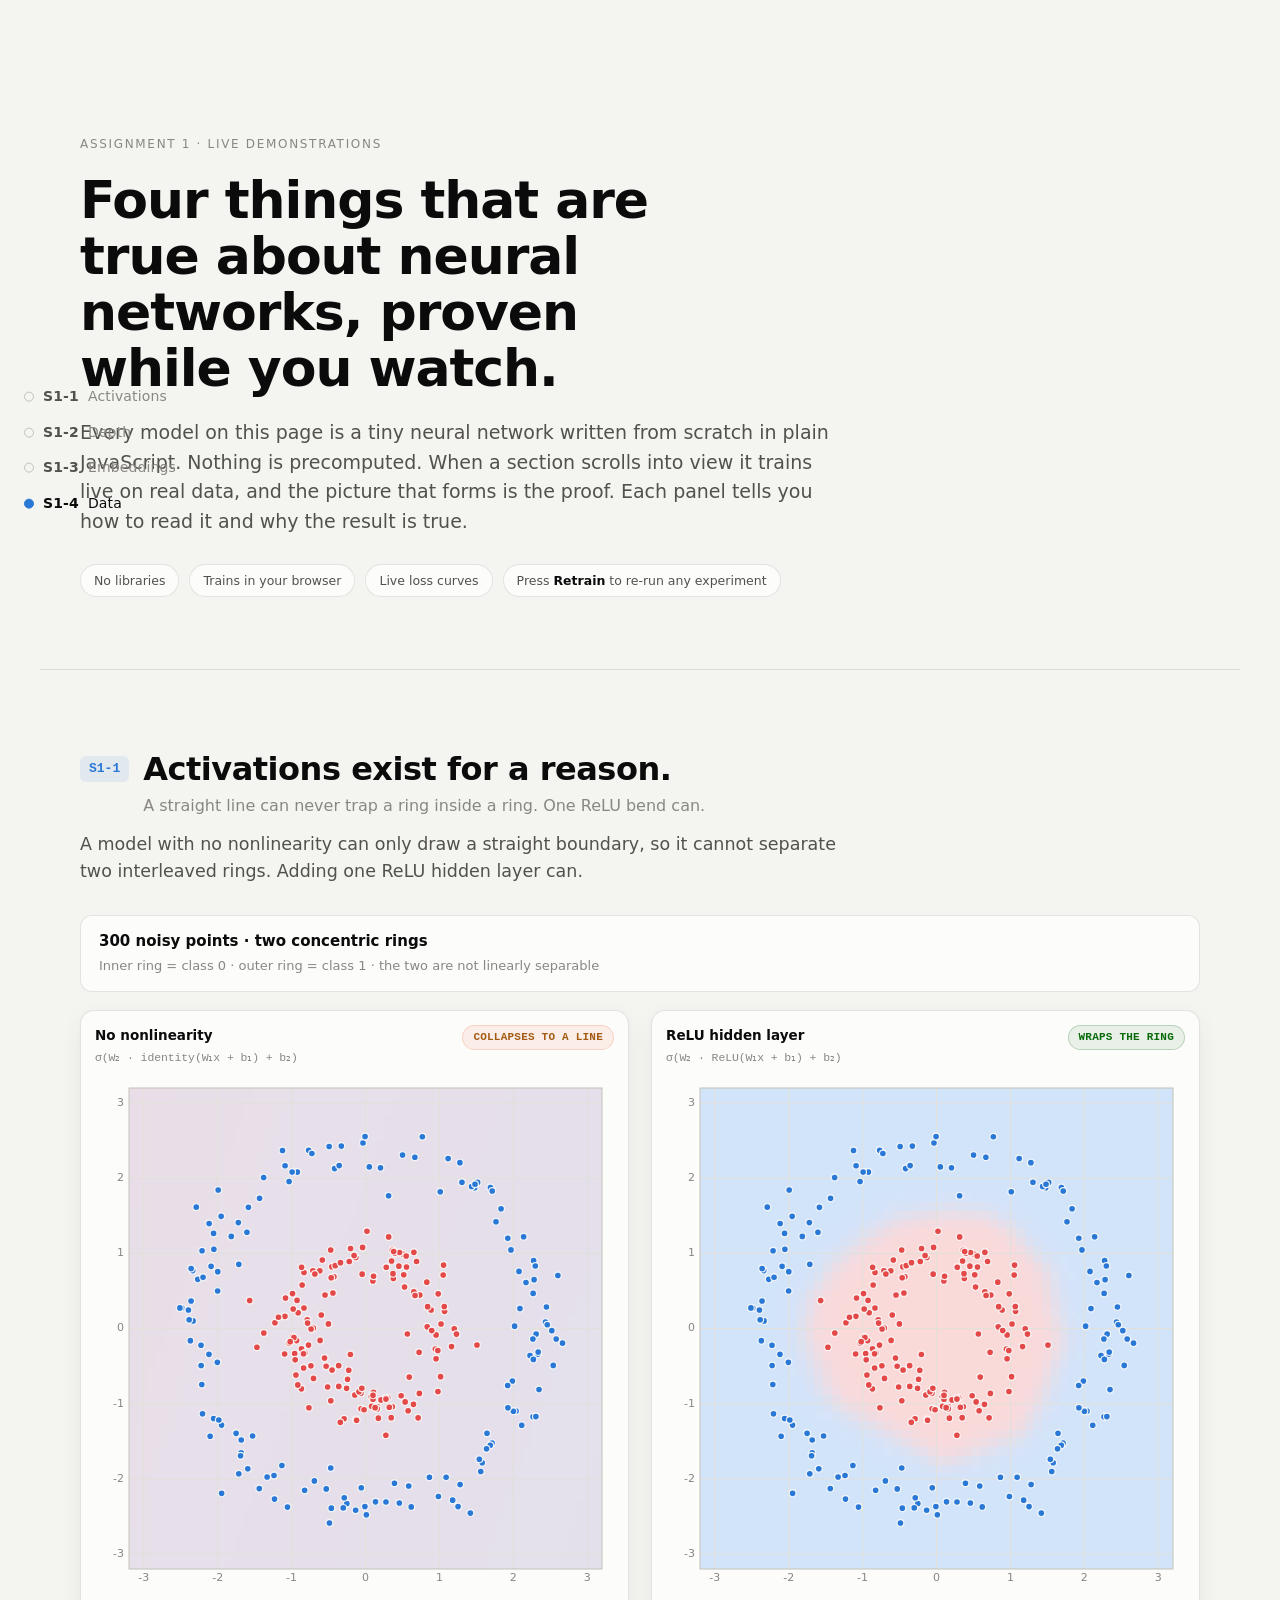
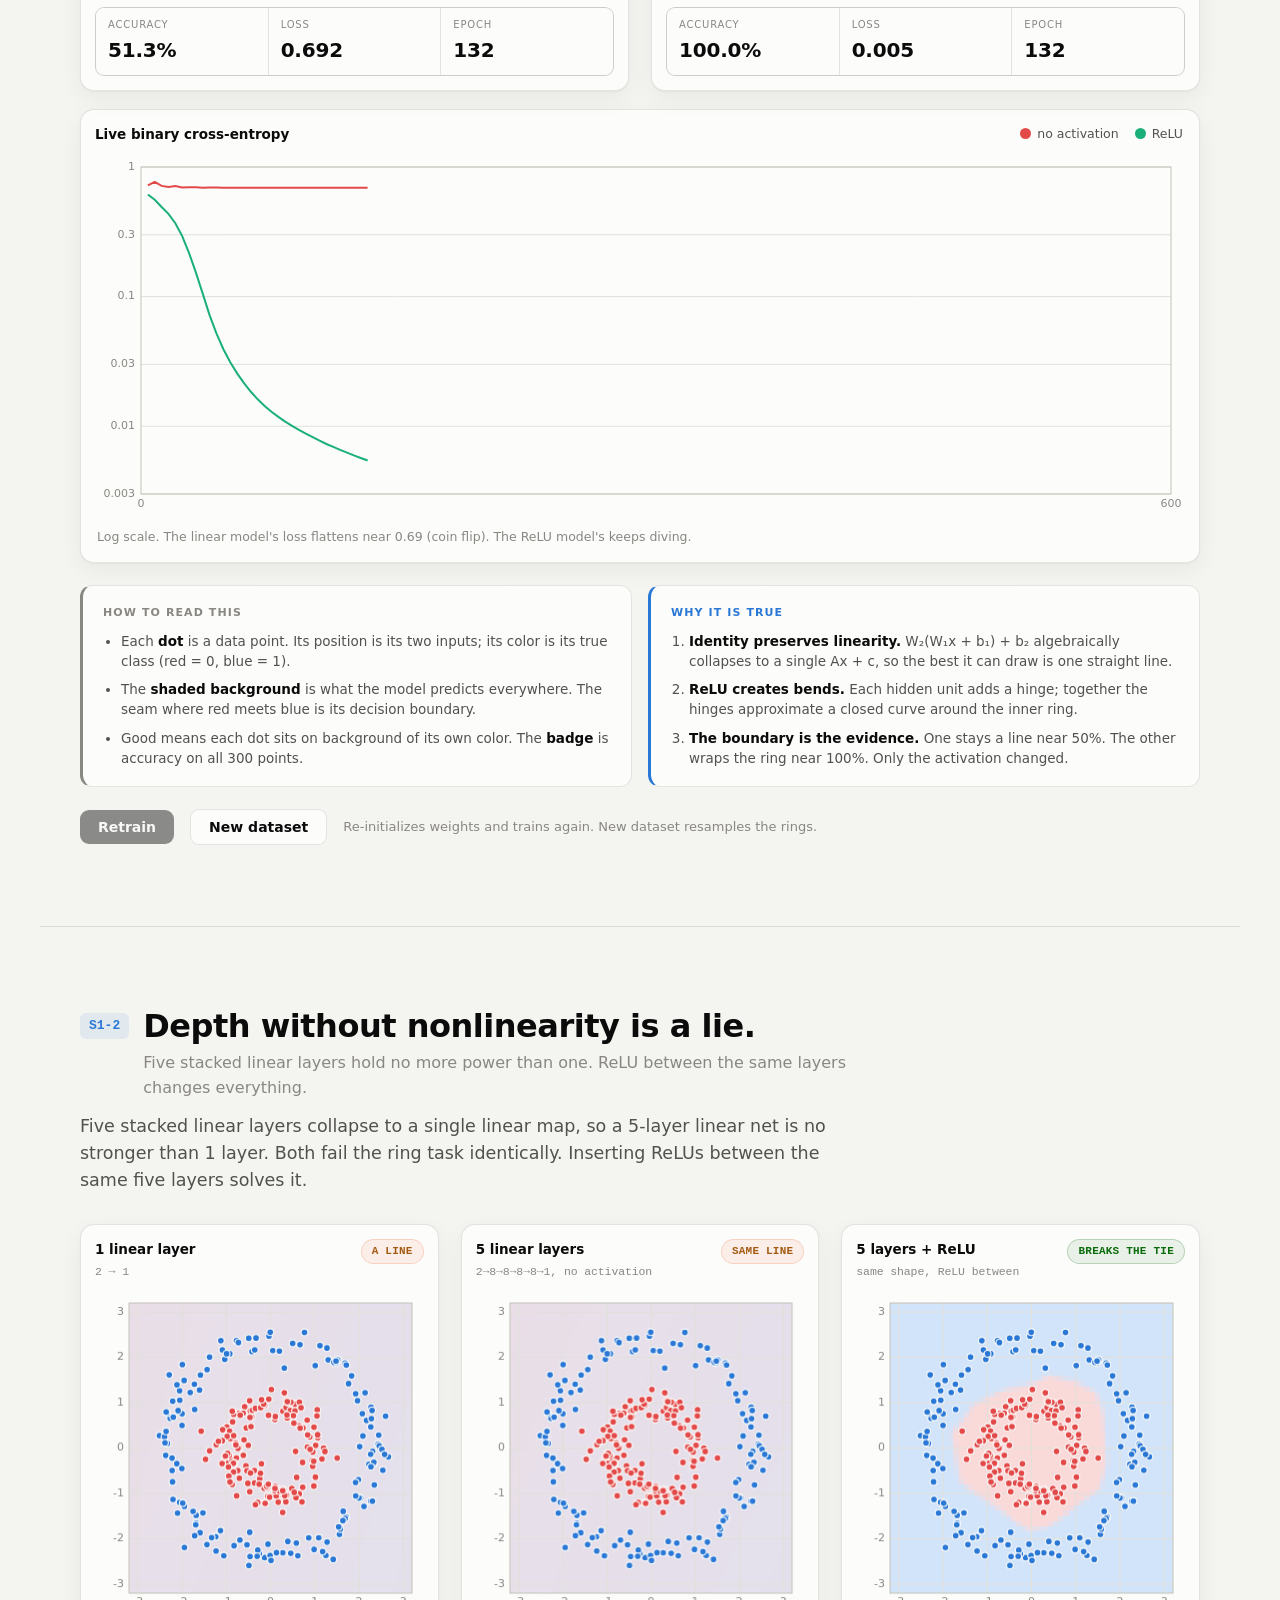
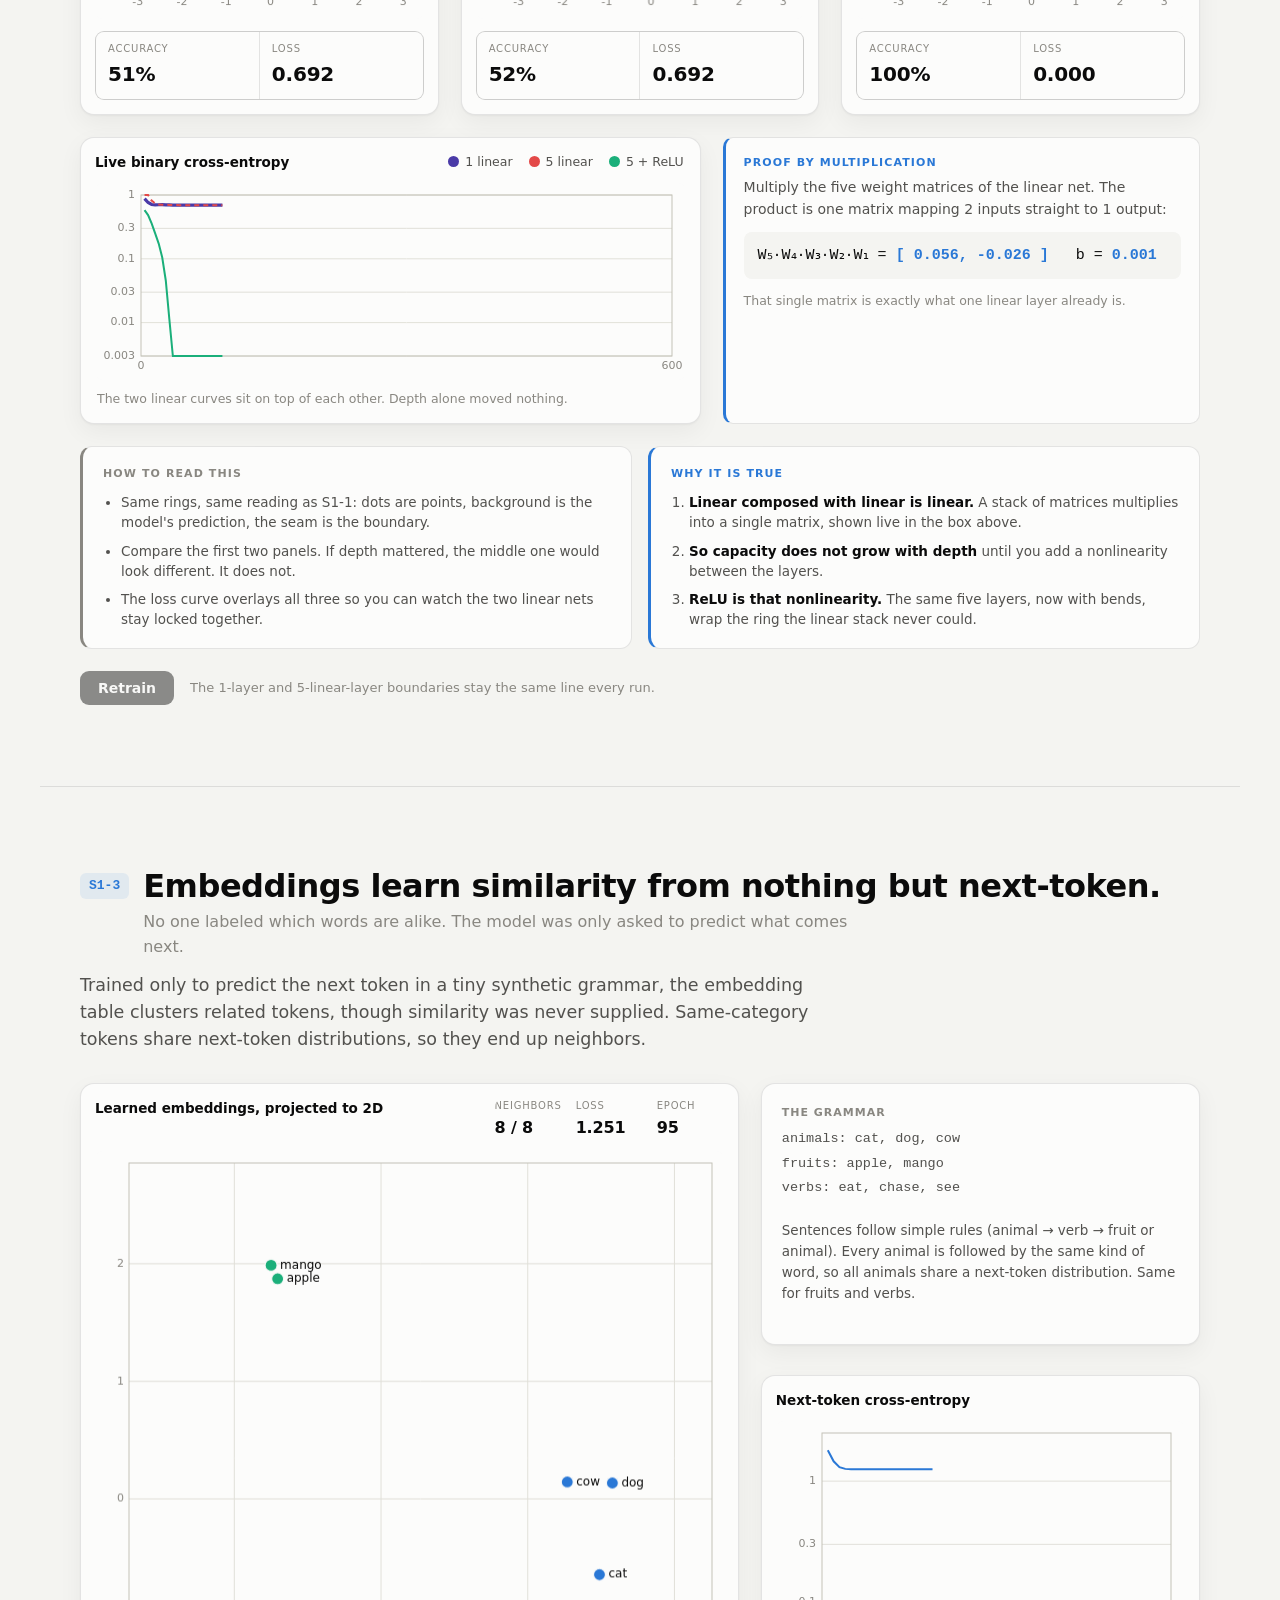
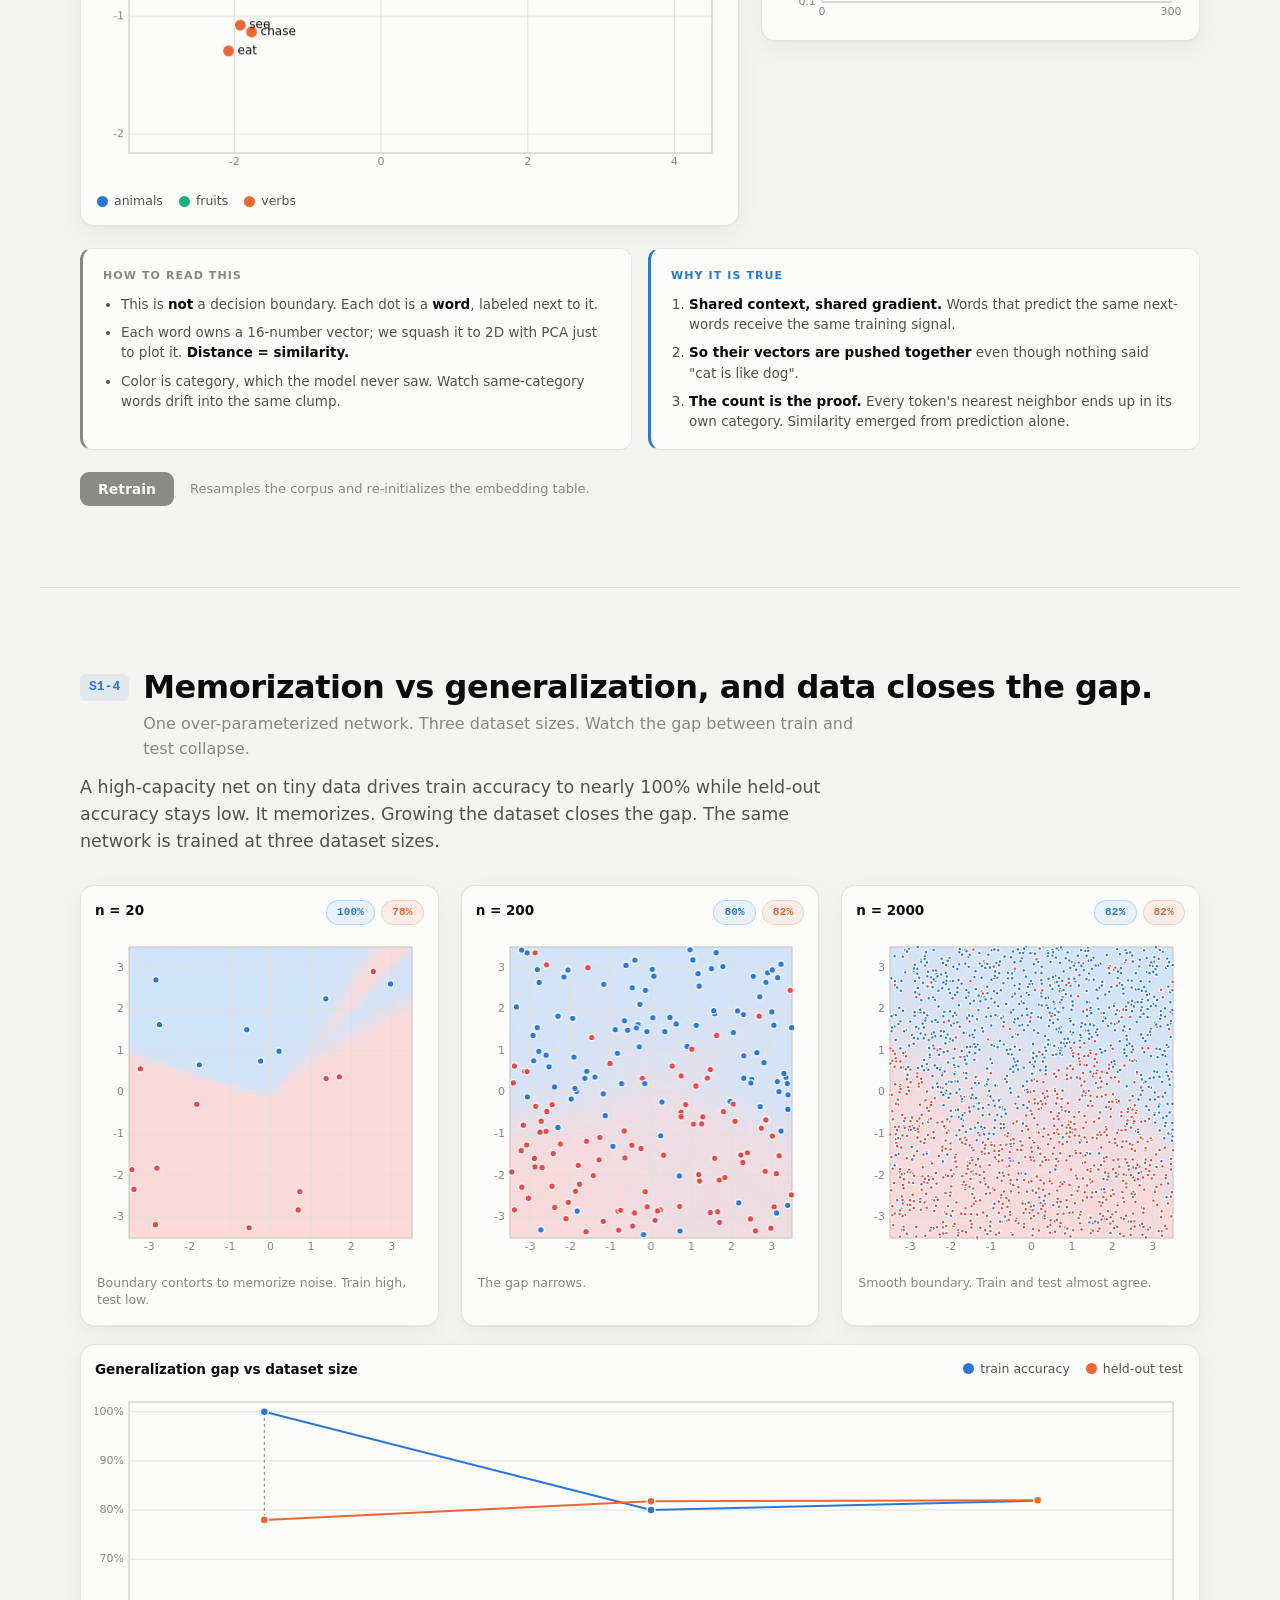
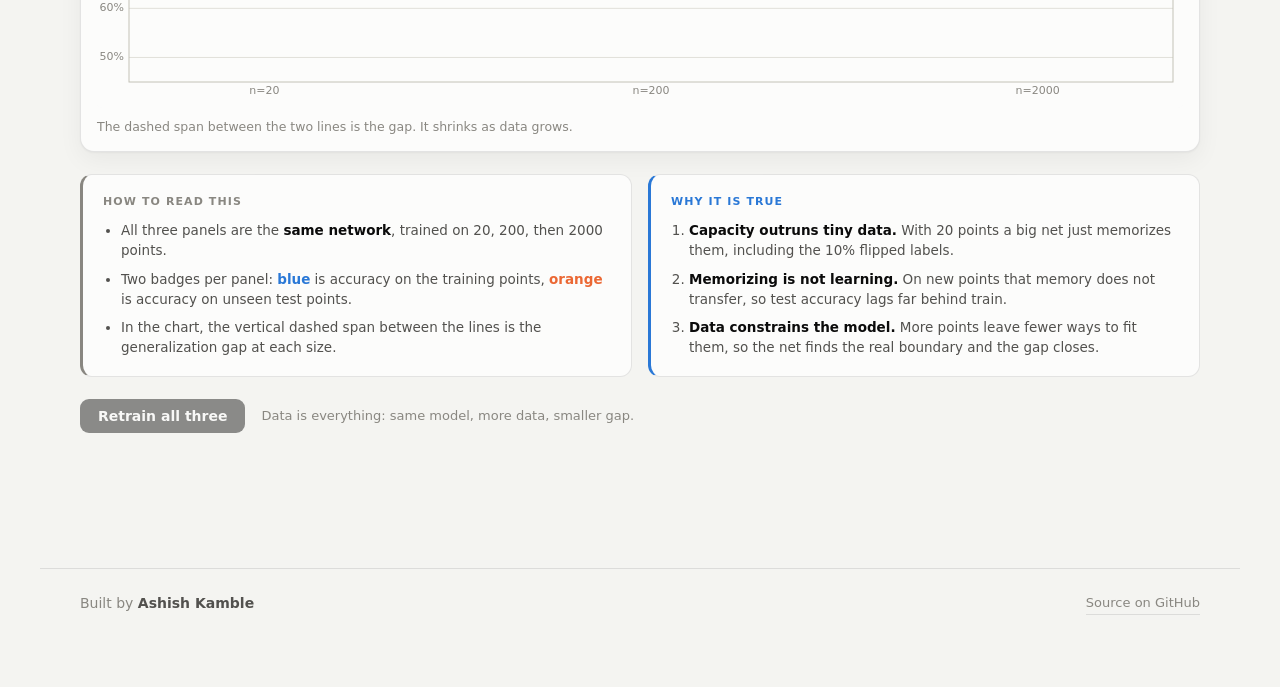
<file: assignment-1/index.html>
<!DOCTYPE html>
<html lang="en">
<head>
  <meta charset="utf-8" />
  <meta name="viewport" content="width=device-width, initial-scale=1" />
  <title>Four proofs about neural networks - live in your browser</title>
  <meta name="description" content="Four claims about activations, depth, embeddings, and data, each proven with a tiny neural network that trains live in your browser." />
  <link rel="stylesheet" href="styles.css" />
  <link rel="icon" href="data:image/svg+xml,<svg xmlns='http://www.w3.org/2000/svg' viewBox='0 0 16 16'><text y='13' font-size='14'>&#129504;</text></svg>" />
</head>
<body>
  <nav class="rail" aria-label="Section navigation">
    <a href="#s1-1"><span class="dot"></span><b>S1-1</b> Activations</a>
    <a href="#s1-2"><span class="dot"></span><b>S1-2</b> Depth</a>
    <a href="#s1-3"><span class="dot"></span><b>S1-3</b> Embeddings</a>
    <a href="#s1-4"><span class="dot"></span><b>S1-4</b> Data</a>
  </nav>

  <header class="hero">
    <p class="eyebrow">Assignment 1 &middot; live demonstrations</p>
    <h1>Four things that are true about neural networks, proven while you watch.</h1>
    <p class="lede">
      Every model on this page is a tiny neural network written from scratch in
      plain JavaScript. Nothing is precomputed. When a section scrolls into view
      it trains live on real data, and the picture that forms is the proof. Each
      panel tells you how to read it and why the result is true.
    </p>
    <div class="hero-meta">
      <span>No libraries</span>
      <span>Trains in your browser</span>
      <span>Live loss curves</span>
      <span>Press <b>Retrain</b> to re-run any experiment</span>
    </div>
  </header>

  <!-- ============ S1-1 ============ -->
  <section class="claim" id="s1-1">
    <div class="claim-head">
      <span class="tag">S1-1</span>
      <div>
        <h2>Activations exist for a reason.</h2>
        <p class="subtitle">A straight line can never trap a ring inside a ring. One ReLU bend can.</p>
      </div>
    </div>
    <p class="claim-text">
      A model with no nonlinearity can only draw a straight boundary, so it
      cannot separate two interleaved rings. Adding one ReLU hidden layer can.
    </p>

    <div class="datacard">
      <span class="dc-big">300 noisy points &middot; two concentric rings</span>
      <span class="dc-sub">Inner ring = class 0 &middot; outer ring = class 1 &middot; the two are not linearly separable</span>
    </div>

    <div class="grid two">
      <figure class="panel">
        <figcaption>
          <div>
            <span class="ptitle">No nonlinearity</span>
            <span class="formula">&sigma;(W&#8322; &middot; identity(W&#8321;x + b&#8321;) + b&#8322;)</span>
          </div>
          <span class="chip warn">collapses to a line</span>
        </figcaption>
        <canvas data-canvas="rings-linear"></canvas>
        <div class="stats">
          <div class="stat"><span class="s-label">accuracy</span><span class="s-val" data-out="rings-acc-linear">-</span></div>
          <div class="stat"><span class="s-label">loss</span><span class="s-val" data-out="rings-loss-linear">-</span></div>
          <div class="stat"><span class="s-label">epoch</span><span class="s-val" data-out="rings-epoch-linear">0</span></div>
        </div>
      </figure>
      <figure class="panel">
        <figcaption>
          <div>
            <span class="ptitle">ReLU hidden layer</span>
            <span class="formula">&sigma;(W&#8322; &middot; ReLU(W&#8321;x + b&#8321;) + b&#8322;)</span>
          </div>
          <span class="chip good">wraps the ring</span>
        </figcaption>
        <canvas data-canvas="rings-relu"></canvas>
        <div class="stats">
          <div class="stat"><span class="s-label">accuracy</span><span class="s-val" data-out="rings-acc-relu">-</span></div>
          <div class="stat"><span class="s-label">loss</span><span class="s-val" data-out="rings-loss-relu">-</span></div>
          <div class="stat"><span class="s-label">epoch</span><span class="s-val" data-out="rings-epoch-relu">0</span></div>
        </div>
      </figure>
    </div>

    <figure class="panel loss-panel">
      <figcaption>
        <span class="ptitle">Live binary cross-entropy</span>
        <span class="legend inline">
          <span><i style="background:#e34948"></i>no activation</span>
          <span><i style="background:#1baf7a"></i>ReLU</span>
        </span>
      </figcaption>
      <canvas data-canvas="rings-loss-curve" class="lossc"></canvas>
      <p class="cap">Log scale. The linear model's loss flattens near 0.69 (coin flip). The ReLU model's keeps diving.</p>
    </figure>

    <div class="explain">
      <div class="ecard read">
        <span class="ecard-label">How to read this</span>
        <ul>
          <li>Each <b>dot</b> is a data point. Its position is its two inputs; its color is its true class (red = 0, blue = 1).</li>
          <li>The <b>shaded background</b> is what the model predicts everywhere. The seam where red meets blue is its decision boundary.</li>
          <li>Good means each dot sits on background of its own color. The <b>badge</b> is accuracy on all 300 points.</li>
        </ul>
      </div>
      <div class="ecard proof">
        <span class="ecard-label">Why it is true</span>
        <ol>
          <li><b>Identity preserves linearity.</b> W&#8322;(W&#8321;x + b&#8321;) + b&#8322; algebraically collapses to a single Ax + c, so the best it can draw is one straight line.</li>
          <li><b>ReLU creates bends.</b> Each hidden unit adds a hinge; together the hinges approximate a closed curve around the inner ring.</li>
          <li><b>The boundary is the evidence.</b> One stays a line near 50%. The other wraps the ring near 100%. Only the activation changed.</li>
        </ol>
      </div>
    </div>

    <div class="controls">
      <button data-action="rings-retrain">Retrain</button>
      <button class="ghost" data-action="rings-newdata">New dataset</button>
      <span class="note">Re-initializes weights and trains again. New dataset resamples the rings.</span>
    </div>
  </section>

  <!-- ============ S1-2 ============ -->
  <section class="claim" id="s1-2">
    <div class="claim-head">
      <span class="tag">S1-2</span>
      <div>
        <h2>Depth without nonlinearity is a lie.</h2>
        <p class="subtitle">Five stacked linear layers hold no more power than one. ReLU between the same layers changes everything.</p>
      </div>
    </div>
    <p class="claim-text">
      Five stacked linear layers collapse to a single linear map, so a 5-layer
      linear net is no stronger than 1 layer. Both fail the ring task
      identically. Inserting ReLUs between the same five layers solves it.
    </p>

    <div class="grid three">
      <figure class="panel">
        <figcaption>
          <div>
            <span class="ptitle">1 linear layer</span>
            <span class="formula"><span class="mono">2 &rarr; 1</span></span>
          </div>
          <span class="chip warn">a line</span>
        </figcaption>
        <canvas data-canvas="depth-one"></canvas>
        <div class="stats">
          <div class="stat"><span class="s-label">accuracy</span><span class="s-val" data-out="depth-acc-one">-</span></div>
          <div class="stat"><span class="s-label">loss</span><span class="s-val" data-out="depth-loss-one">-</span></div>
        </div>
      </figure>
      <figure class="panel">
        <figcaption>
          <div>
            <span class="ptitle">5 linear layers</span>
            <span class="formula"><span class="mono">2&rarr;8&rarr;8&rarr;8&rarr;8&rarr;1</span>, no activation</span>
          </div>
          <span class="chip warn">same line</span>
        </figcaption>
        <canvas data-canvas="depth-linear5"></canvas>
        <div class="stats">
          <div class="stat"><span class="s-label">accuracy</span><span class="s-val" data-out="depth-acc-linear5">-</span></div>
          <div class="stat"><span class="s-label">loss</span><span class="s-val" data-out="depth-loss-linear5">-</span></div>
        </div>
      </figure>
      <figure class="panel">
        <figcaption>
          <div>
            <span class="ptitle">5 layers + ReLU</span>
            <span class="formula">same shape, ReLU between</span>
          </div>
          <span class="chip good">breaks the tie</span>
        </figcaption>
        <canvas data-canvas="depth-relu5"></canvas>
        <div class="stats">
          <div class="stat"><span class="s-label">accuracy</span><span class="s-val" data-out="depth-acc-relu5">-</span></div>
          <div class="stat"><span class="s-label">loss</span><span class="s-val" data-out="depth-loss-relu5">-</span></div>
        </div>
      </figure>
    </div>

    <div class="grid loss-and-proof">
      <figure class="panel loss-panel">
        <figcaption>
          <span class="ptitle">Live binary cross-entropy</span>
          <span class="legend inline">
            <span><i style="background:#4a3aa7"></i>1 linear</span>
            <span><i style="background:#e34948"></i>5 linear</span>
            <span><i style="background:#1baf7a"></i>5 + ReLU</span>
          </span>
        </figcaption>
        <canvas data-canvas="depth-loss-curve" class="lossc"></canvas>
        <p class="cap">The two linear curves sit on top of each other. Depth alone moved nothing.</p>
      </figure>
      <div class="proof-note tall">
        <span class="proof-label">Proof by multiplication</span>
        Multiply the five weight matrices of the linear net. The product is one
        matrix mapping 2 inputs straight to 1 output:
        <div class="product" data-out="depth-product">-</div>
        <p class="pn-foot">That single matrix is exactly what one linear layer already is.</p>
      </div>
    </div>

    <div class="explain">
      <div class="ecard read">
        <span class="ecard-label">How to read this</span>
        <ul>
          <li>Same rings, same reading as S1-1: dots are points, background is the model's prediction, the seam is the boundary.</li>
          <li>Compare the first two panels. If depth mattered, the middle one would look different. It does not.</li>
          <li>The loss curve overlays all three so you can watch the two linear nets stay locked together.</li>
        </ul>
      </div>
      <div class="ecard proof">
        <span class="ecard-label">Why it is true</span>
        <ol>
          <li><b>Linear composed with linear is linear.</b> A stack of matrices multiplies into a single matrix, shown live in the box above.</li>
          <li><b>So capacity does not grow with depth</b> until you add a nonlinearity between the layers.</li>
          <li><b>ReLU is that nonlinearity.</b> The same five layers, now with bends, wrap the ring the linear stack never could.</li>
        </ol>
      </div>
    </div>

    <div class="controls">
      <button data-action="depth-retrain">Retrain</button>
      <span class="note">The 1-layer and 5-linear-layer boundaries stay the same line every run.</span>
    </div>
  </section>

  <!-- ============ S1-3 ============ -->
  <section class="claim" id="s1-3">
    <div class="claim-head">
      <span class="tag">S1-3</span>
      <div>
        <h2>Embeddings learn similarity from nothing but next-token.</h2>
        <p class="subtitle">No one labeled which words are alike. The model was only asked to predict what comes next.</p>
      </div>
    </div>
    <p class="claim-text">
      Trained only to predict the next token in a tiny synthetic grammar, the
      embedding table clusters related tokens, though similarity was never
      supplied. Same-category tokens share next-token distributions, so they end
      up neighbors.
    </p>

    <div class="grid embed">
      <figure class="panel">
        <figcaption>
          <span class="ptitle">Learned embeddings, projected to 2D</span>
          <div class="stats inline-stats">
            <div class="stat"><span class="s-label">neighbors</span><span class="s-val" data-out="embed-nn">-</span></div>
            <div class="stat"><span class="s-label">loss</span><span class="s-val" data-out="embed-loss">-</span></div>
            <div class="stat"><span class="s-label">epoch</span><span class="s-val" data-out="embed-epoch">0</span></div>
          </div>
        </figcaption>
        <canvas data-canvas="embed-scatter"></canvas>
        <div class="legend">
          <span><i style="background:#2a78d6"></i>animals</span>
          <span><i style="background:#1baf7a"></i>fruits</span>
          <span><i style="background:#eb6834"></i>verbs</span>
        </div>
      </figure>
      <aside class="sidecol">
        <div class="sidecard">
          <p class="side-label">The grammar</p>
          <p class="mono small">
            animals: cat, dog, cow<br />
            fruits: apple, mango<br />
            verbs: eat, chase, see
          </p>
          <p class="side-text">
            Sentences follow simple rules (animal &rarr; verb &rarr; fruit or animal).
            Every animal is followed by the same kind of word, so all animals
            share a next-token distribution. Same for fruits and verbs.
          </p>
        </div>
        <figure class="panel loss-panel compact">
          <figcaption>
            <span class="ptitle">Next-token cross-entropy</span>
          </figcaption>
          <canvas data-canvas="embed-loss-curve" class="lossc short"></canvas>
        </figure>
      </aside>
    </div>

    <div class="explain">
      <div class="ecard read">
        <span class="ecard-label">How to read this</span>
        <ul>
          <li>This is <b>not</b> a decision boundary. Each dot is a <b>word</b>, labeled next to it.</li>
          <li>Each word owns a 16-number vector; we squash it to 2D with PCA just to plot it. <b>Distance = similarity.</b></li>
          <li>Color is category, which the model never saw. Watch same-category words drift into the same clump.</li>
        </ul>
      </div>
      <div class="ecard proof">
        <span class="ecard-label">Why it is true</span>
        <ol>
          <li><b>Shared context, shared gradient.</b> Words that predict the same next-words receive the same training signal.</li>
          <li><b>So their vectors are pushed together</b> even though nothing said "cat is like dog".</li>
          <li><b>The count is the proof.</b> Every token's nearest neighbor ends up in its own category. Similarity emerged from prediction alone.</li>
        </ol>
      </div>
    </div>

    <div class="controls">
      <button data-action="embed-retrain">Retrain</button>
      <span class="note">Resamples the corpus and re-initializes the embedding table.</span>
    </div>
  </section>

  <!-- ============ S1-4 ============ -->
  <section class="claim" id="s1-4">
    <div class="claim-head">
      <span class="tag">S1-4</span>
      <div>
        <h2>Memorization vs generalization, and data closes the gap.</h2>
        <p class="subtitle">One over-parameterized network. Three dataset sizes. Watch the gap between train and test collapse.</p>
      </div>
    </div>
    <p class="claim-text">
      A high-capacity net on tiny data drives train accuracy to nearly 100% while
      held-out accuracy stays low. It memorizes. Growing the dataset closes the
      gap. The same network is trained at three dataset sizes.
    </p>

    <div class="grid three">
      <figure class="panel">
        <figcaption>
          <span class="ptitle">n = 20</span>
          <span class="badges">
            <span class="chip train" data-out="gen-train-20">-</span>
            <span class="chip test" data-out="gen-test-20">-</span>
          </span>
        </figcaption>
        <canvas data-canvas="gen-20"></canvas>
        <p class="cap">Boundary contorts to memorize noise. Train high, test low.</p>
      </figure>
      <figure class="panel">
        <figcaption>
          <span class="ptitle">n = 200</span>
          <span class="badges">
            <span class="chip train" data-out="gen-train-200">-</span>
            <span class="chip test" data-out="gen-test-200">-</span>
          </span>
        </figcaption>
        <canvas data-canvas="gen-200"></canvas>
        <p class="cap">The gap narrows.</p>
      </figure>
      <figure class="panel">
        <figcaption>
          <span class="ptitle">n = 2000</span>
          <span class="badges">
            <span class="chip train" data-out="gen-train-2000">-</span>
            <span class="chip test" data-out="gen-test-2000">-</span>
          </span>
        </figcaption>
        <canvas data-canvas="gen-2000"></canvas>
        <p class="cap">Smooth boundary. Train and test almost agree.</p>
      </figure>
    </div>

    <figure class="panel loss-panel">
      <figcaption>
        <span class="ptitle">Generalization gap vs dataset size</span>
        <span class="legend inline">
          <span><i style="background:#2a78d6"></i>train accuracy</span>
          <span><i style="background:#eb6834"></i>held-out test</span>
        </span>
      </figcaption>
      <canvas data-canvas="gen-gap" class="gapc"></canvas>
      <p class="cap">The dashed span between the two lines is the gap. It shrinks as data grows.</p>
    </figure>

    <div class="explain">
      <div class="ecard read">
        <span class="ecard-label">How to read this</span>
        <ul>
          <li>All three panels are the <b>same network</b>, trained on 20, 200, then 2000 points.</li>
          <li>Two badges per panel: <span class="tt blue">blue</span> is accuracy on the training points, <span class="tt orange">orange</span> is accuracy on unseen test points.</li>
          <li>In the chart, the vertical dashed span between the lines is the generalization gap at each size.</li>
        </ul>
      </div>
      <div class="ecard proof">
        <span class="ecard-label">Why it is true</span>
        <ol>
          <li><b>Capacity outruns tiny data.</b> With 20 points a big net just memorizes them, including the 10% flipped labels.</li>
          <li><b>Memorizing is not learning.</b> On new points that memory does not transfer, so test accuracy lags far behind train.</li>
          <li><b>Data constrains the model.</b> More points leave fewer ways to fit them, so the net finds the real boundary and the gap closes.</li>
        </ol>
      </div>
    </div>

    <div class="controls">
      <button data-action="gen-retrain">Retrain all three</button>
      <span class="note">Data is everything: same model, more data, smaller gap.</span>
    </div>
  </section>

  <footer class="foot">
    <span class="by">Built by <b>Ashish Kamble</b></span>
    <a class="src" href="https://github.com/AshishGKamble/erav5" target="_blank" rel="noopener">Source on GitHub</a>
  </footer>

  <script type="module" src="js/app.js"></script>
</body>
</html>
</file>
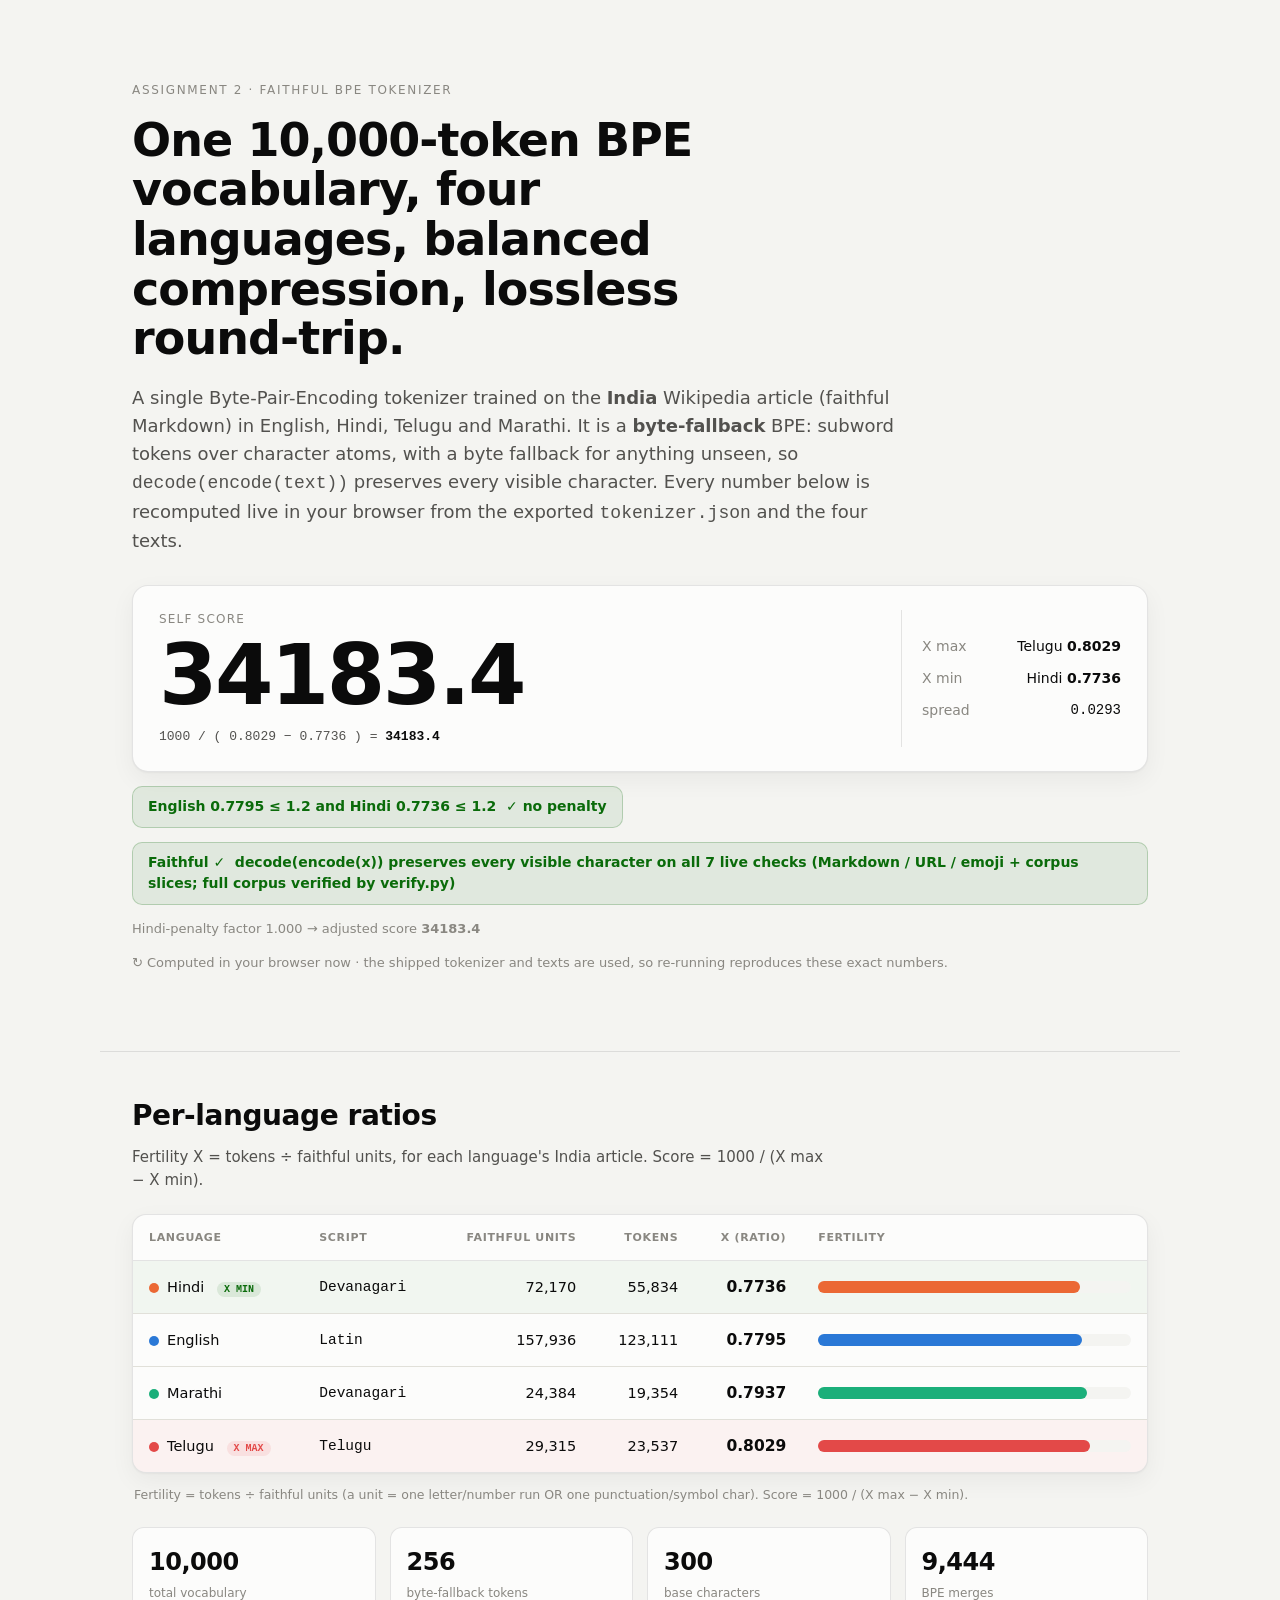
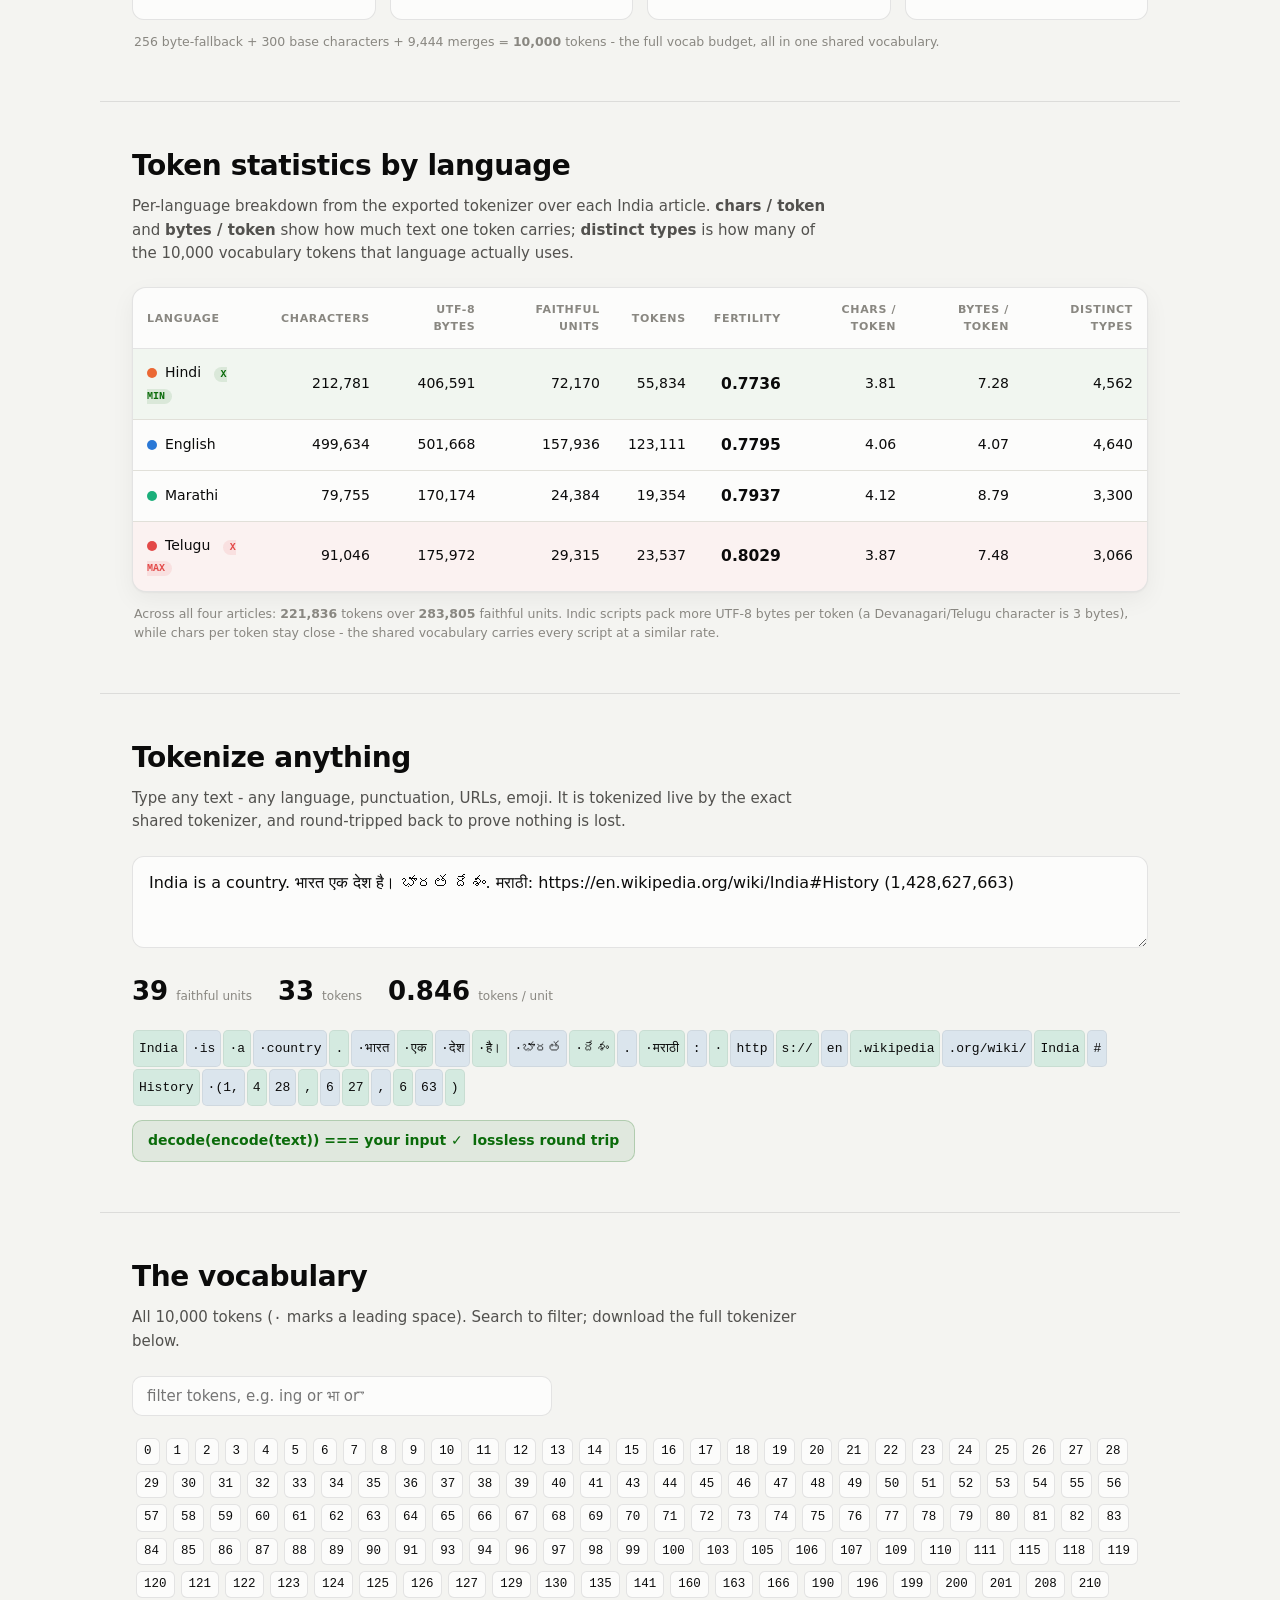
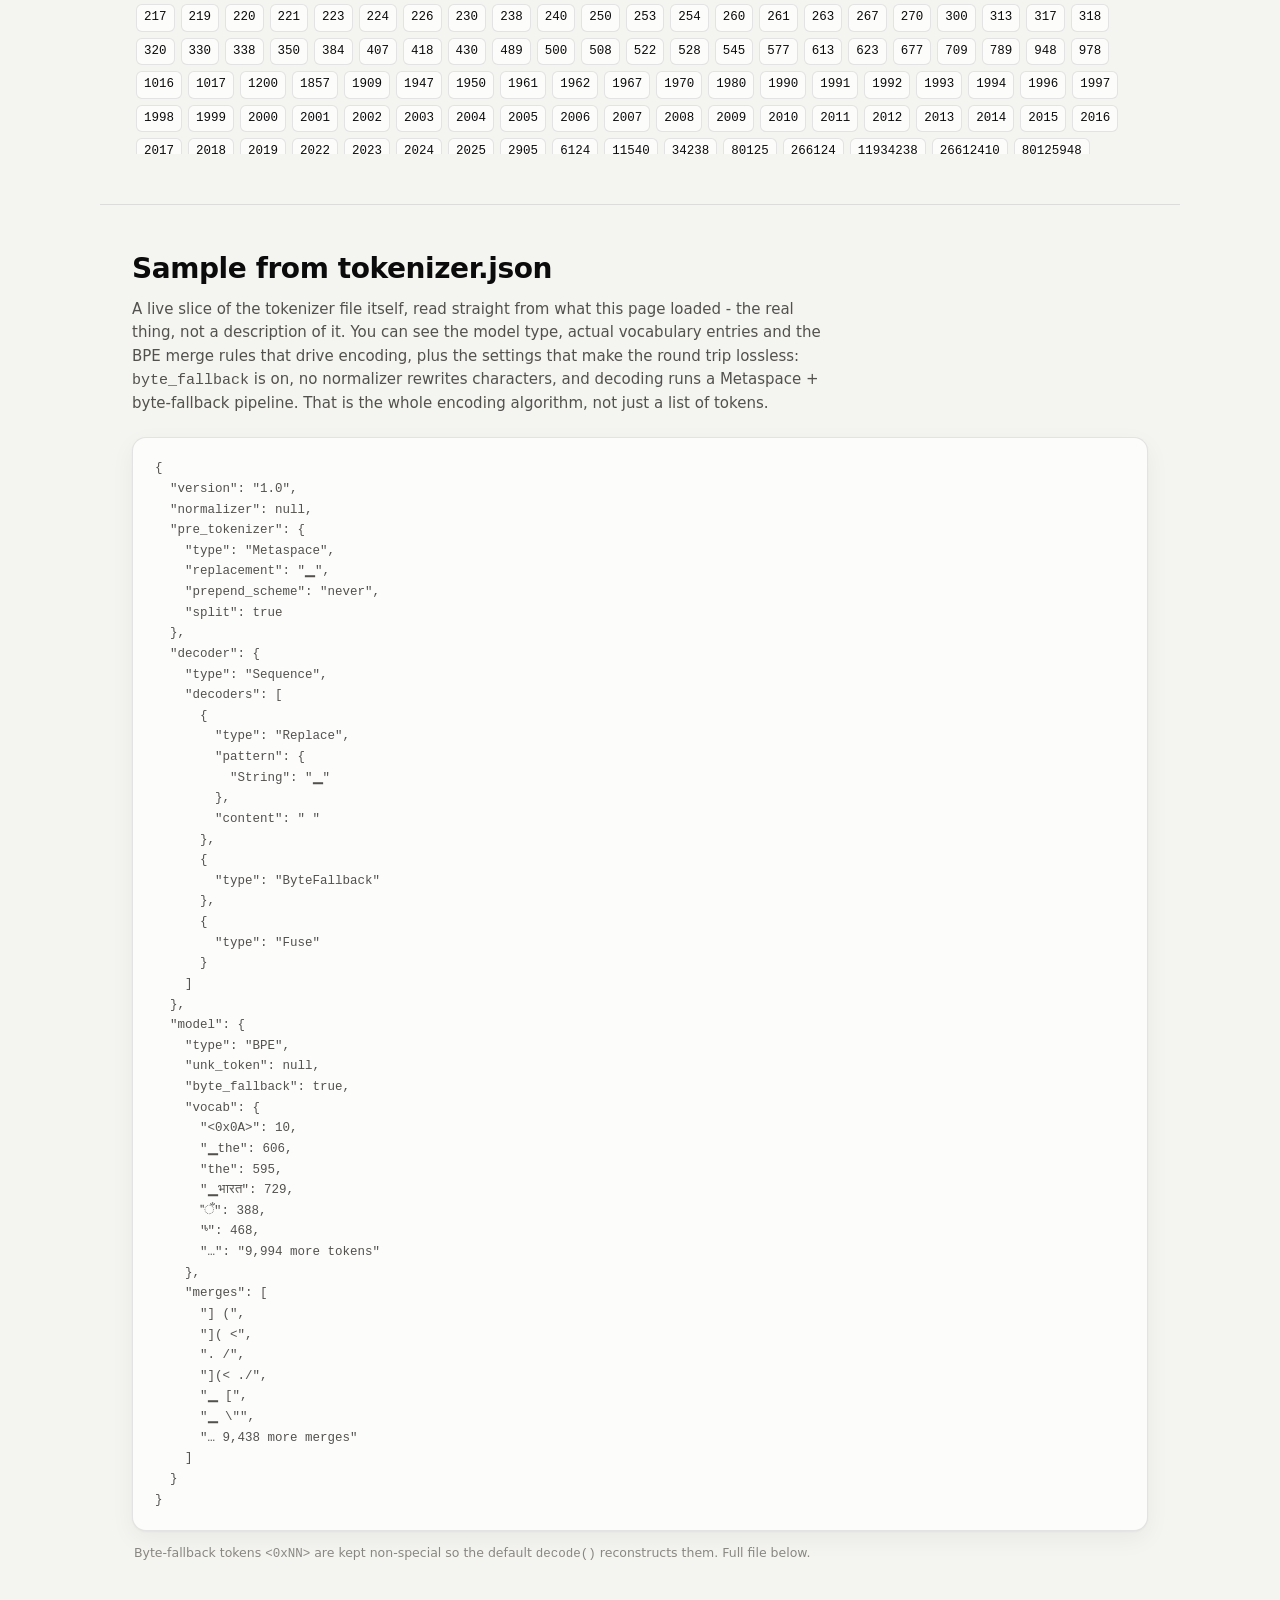
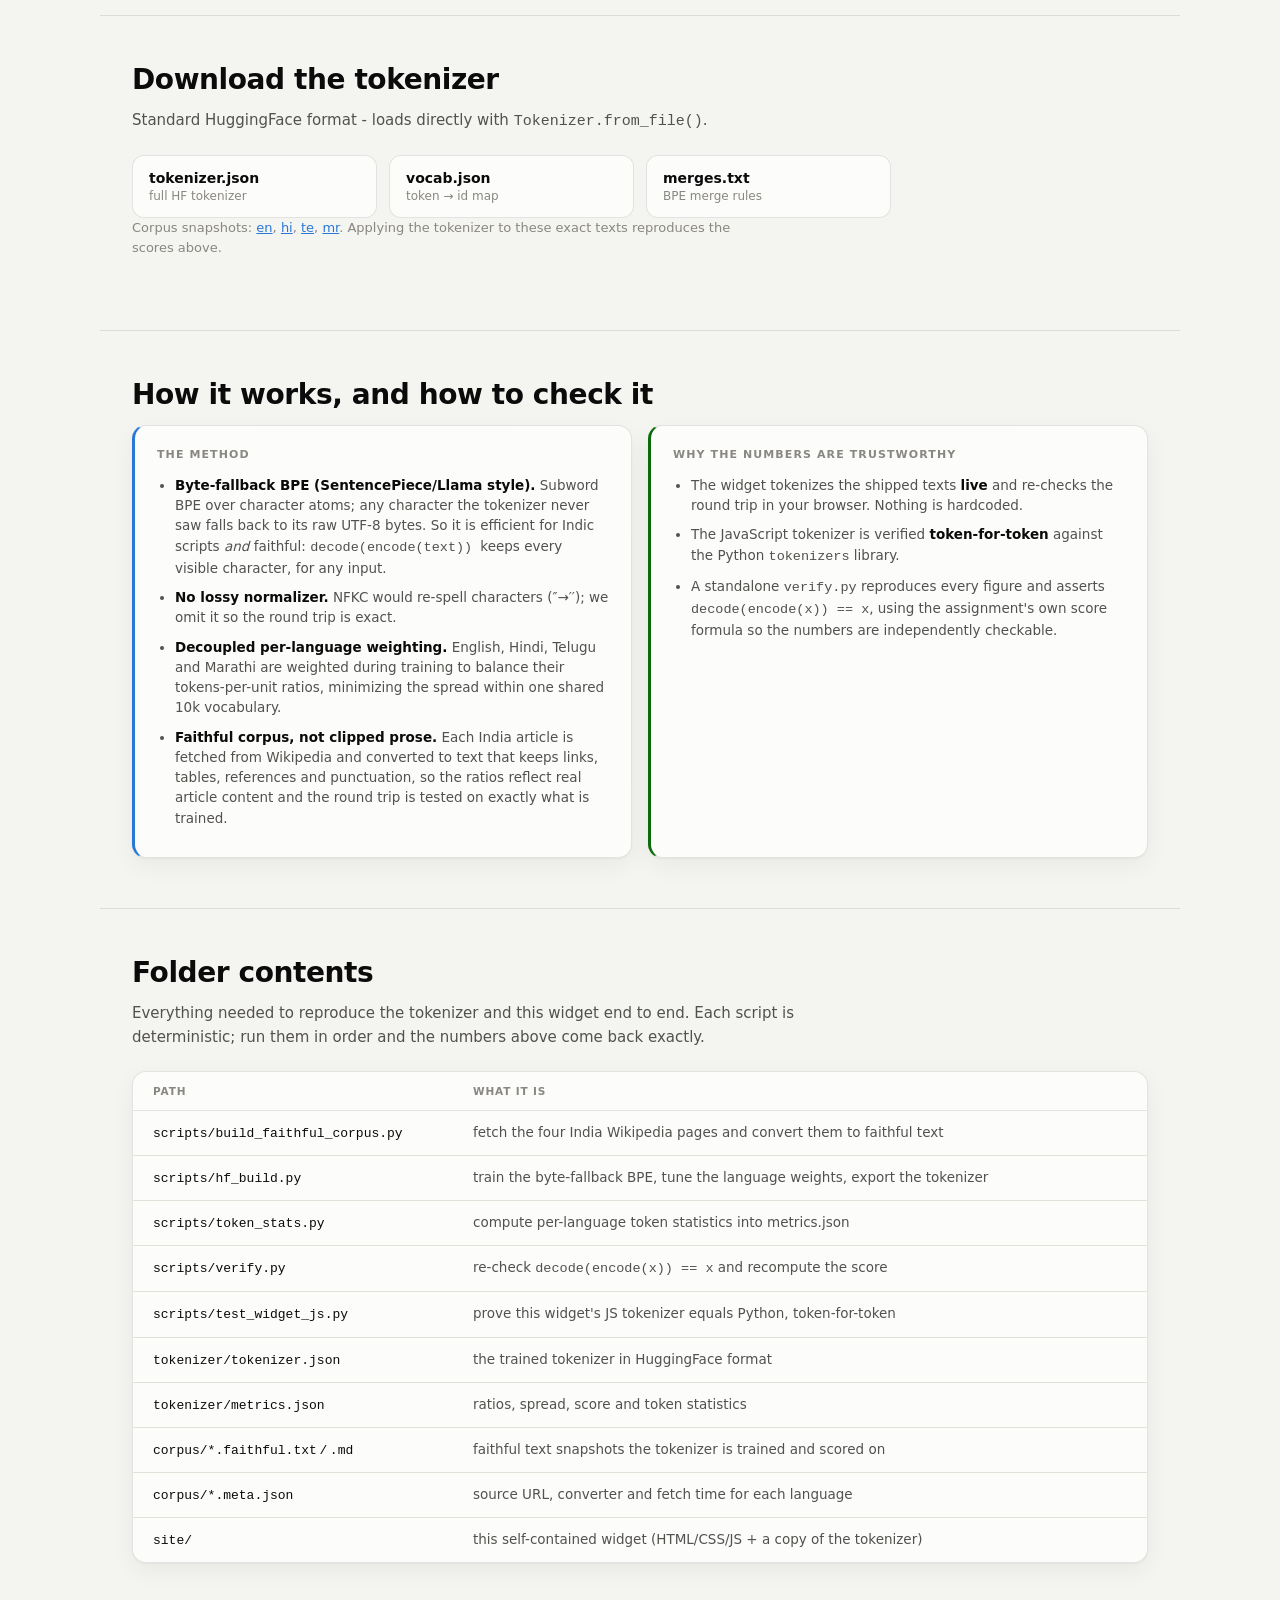
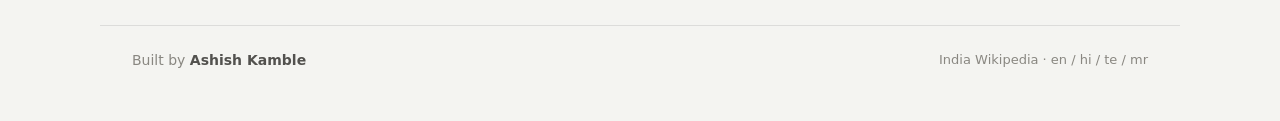
<file: assignment-2/site/index.html>
<!DOCTYPE html>
<html lang="en">
<head>
  <meta charset="utf-8" />
  <meta name="viewport" content="width=device-width, initial-scale=1" />
  <title>Faithful multilingual BPE tokenizer - India across four languages</title>
  <meta name="description" content="A shared 10k byte-fallback BPE tokenizer for the India Wikipedia article in English, Hindi, Telugu and Marathi. Faithful (lossless round-trip), with ratios and self-score recomputed live in your browser." />
  <link rel="stylesheet" href="styles.css" />
  <link rel="icon" href="data:image/svg+xml,<svg xmlns='http://www.w3.org/2000/svg' viewBox='0 0 16 16'><text y='13' font-size='14'>&#129517;</text></svg>" />
</head>
<body>
  <header class="hero">
    <p class="eyebrow">Assignment 2 &middot; faithful BPE tokenizer</p>
    <h1>One 10,000-token BPE vocabulary, four languages, balanced compression, lossless round-trip.</h1>
    <p class="lede">
      A single Byte-Pair-Encoding tokenizer trained on the <b>India</b> Wikipedia
      article (faithful Markdown) in English, Hindi, Telugu and Marathi. It is a
      <b>byte-fallback</b> BPE: subword tokens over character atoms, with a byte
      fallback for anything unseen, so <span class="mono">decode(encode(text))</span>
      preserves every visible character. Every number below is recomputed live in
      your browser from the exported <span class="mono">tokenizer.json</span> and the
      four texts.
    </p>

    <div class="scorecard">
      <div class="score-main">
        <span class="score-label">Self score</span>
        <span class="score-num" data-score>-</span>
        <span class="score-formula" data-calc>-</span>
      </div>
      <div class="score-side">
        <div class="ss-row"><span>X max</span><span data-xmax>-</span></div>
        <div class="ss-row"><span>X min</span><span data-xmin>-</span></div>
        <div class="ss-row"><span>spread</span><span class="mono" data-spread>-</span></div>
      </div>
    </div>
    <div class="capcheck" data-cap>-</div>
    <div class="capcheck" data-faithful>-</div>
    <p class="livenote" data-adj>-</p>
    <p class="livenote">↻ Computed in your browser now &middot; the shipped tokenizer and texts are used, so re-running reproduces these exact numbers.</p>
  </header>

  <section class="block">
    <h2>Per-language ratios</h2>
    <p class="sub">Fertility X = tokens &divide; faithful units, for each language's India article. Score = 1000 / (X max &minus; X min).</p>
    <div class="tablewrap">
      <table class="ratios">
        <thead>
          <tr><th>Language</th><th>Script</th><th class="num">Faithful units</th><th class="num">Tokens</th><th class="num">X (ratio)</th><th>Fertility</th></tr>
        </thead>
        <tbody data-rows></tbody>
      </table>
    </div>
    <p class="caphint" data-caphint></p>
    <div class="metastrip">
      <div><span class="m-num" data-vocabcount>-</span><span class="m-lab">total vocabulary</span></div>
      <div><span class="m-num" data-basecount>-</span><span class="m-lab">byte-fallback tokens</span></div>
      <div><span class="m-num" data-basechars>-</span><span class="m-lab">base characters</span></div>
      <div><span class="m-num" data-mergecount>-</span><span class="m-lab">BPE merges</span></div>
    </div>
    <p class="caphint" data-vocabsum></p>
  </section>

  <section class="block">
    <h2>Token statistics by language</h2>
    <p class="sub">Per-language breakdown from the exported tokenizer over each India article. <b>chars / token</b> and <b>bytes / token</b> show how much text one token carries; <b>distinct types</b> is how many of the 10,000 vocabulary tokens that language actually uses.</p>
    <div class="tablewrap">
      <table class="ratios stats">
        <thead>
          <tr>
            <th>Language</th>
            <th class="num">Characters</th>
            <th class="num">UTF-8 bytes</th>
            <th class="num">Faithful units</th>
            <th class="num">Tokens</th>
            <th class="num">Fertility</th>
            <th class="num">Chars / token</th>
            <th class="num">Bytes / token</th>
            <th class="num">Distinct types</th>
          </tr>
        </thead>
        <tbody data-statrows></tbody>
      </table>
    </div>
    <p class="caphint" data-stathint></p>
  </section>

  <section class="block">
    <h2>Tokenize anything</h2>
    <p class="sub">Type any text - any language, punctuation, URLs, emoji. It is tokenized live by the exact shared tokenizer, and round-tripped back to prove nothing is lost.</p>
    <textarea class="input" data-input spellcheck="false">India is a country. भारत एक देश है। భారత దేశం. मराठी: https://en.wikipedia.org/wiki/India#History (1,428,627,663)</textarea>
    <div class="pstats">
      <div><span class="p-num" data-pwords>0</span><span class="p-lab">faithful units</span></div>
      <div><span class="p-num" data-ptokens>0</span><span class="p-lab">tokens</span></div>
      <div><span class="p-num" data-pfert>0</span><span class="p-lab">tokens / unit</span></div>
    </div>
    <div class="tokens" data-tokens></div>
    <div class="capcheck" data-rt>-</div>
  </section>

  <section class="block">
    <h2>The vocabulary</h2>
    <p class="sub">All <span data-vocabmatch>-</span> tokens (<span class="mono">·</span> marks a leading space). Search to filter; download the full tokenizer below.</p>
    <input class="vsearch" data-vocabsearch placeholder="filter tokens, e.g. ing or भा or ా" spellcheck="false" />
    <div class="vocablist" data-vocablist></div>
  </section>

  <section class="block">
    <h2>Sample from tokenizer.json</h2>
    <p class="sub">A live slice of the tokenizer file itself, read straight from what this page loaded - the real thing, not a description of it. You can see the model type, actual vocabulary entries and the BPE merge rules that drive encoding, plus the settings that make the round trip lossless: <span class="mono">byte_fallback</span> is on, no normalizer rewrites characters, and decoding runs a Metaspace + byte-fallback pipeline. That is the whole encoding algorithm, not just a list of tokens.</p>
    <div class="jsonwrap"><pre class="jsonview" data-tokjson>-</pre></div>
    <p class="caphint">Byte-fallback tokens <span class="mono">&lt;0xNN&gt;</span> are kept non-special so the default <span class="mono">decode()</span> reconstructs them. Full file below.</p>
  </section>

  <section class="block">
    <h2>Download the tokenizer</h2>
    <p class="sub">Standard HuggingFace format - loads directly with <span class="mono">Tokenizer.from_file()</span>.</p>
    <div class="downloads">
      <button data-dl="tokenizer.json">tokenizer.json <span>full HF tokenizer</span></button>
      <button data-dl="vocab.json">vocab.json <span>token &rarr; id map</span></button>
      <button data-dl="merges.txt">merges.txt <span>BPE merge rules</span></button>
    </div>
    <p class="sub small">Corpus snapshots: <a href="texts/en.txt" download>en</a>, <a href="texts/hi.txt" download>hi</a>, <a href="texts/te.txt" download>te</a>, <a href="texts/mr.txt" download>mr</a>. Applying the tokenizer to these exact texts reproduces the scores above.</p>
  </section>

  <section class="block method">
    <h2>How it works, and how to check it</h2>
    <div class="mcols">
      <div class="mcard">
        <span class="mlabel">The method</span>
        <ul>
          <li><b>Byte-fallback BPE (SentencePiece/Llama style).</b> Subword BPE over character atoms; any character the tokenizer never saw falls back to its raw UTF-8 bytes. So it is efficient for Indic scripts <i>and</i> faithful: <span class="mono">decode(encode(text)) </span> keeps every visible character, for any input.</li>
          <li><b>No lossy normalizer.</b> NFKC would re-spell characters (″&rarr;′′); we omit it so the round trip is exact.</li>
          <li><b>Decoupled per-language weighting.</b> English, Hindi, Telugu and Marathi are weighted during training to balance their tokens-per-unit ratios, minimizing the spread within one shared 10k vocabulary.</li>
          <li><b>Faithful corpus, not clipped prose.</b> Each India article is fetched from Wikipedia and converted to text that keeps links, tables, references and punctuation, so the ratios reflect real article content and the round trip is tested on exactly what is trained.</li>
        </ul>
      </div>
      <div class="mcard">
        <span class="mlabel">Why the numbers are trustworthy</span>
        <ul>
          <li>The widget tokenizes the shipped texts <b>live</b> and re-checks the round trip in your browser. Nothing is hardcoded.</li>
          <li>The JavaScript tokenizer is verified <b>token-for-token</b> against the Python <span class="mono">tokenizers</span> library.</li>
          <li>A standalone <span class="mono">verify.py</span> reproduces every figure and asserts <span class="mono">decode(encode(x)) == x</span>, using the assignment's own score formula so the numbers are independently checkable.</li>
        </ul>
      </div>
    </div>
  </section>

  <section class="block">
    <h2>Folder contents</h2>
    <p class="sub">Everything needed to reproduce the tokenizer and this widget end to end. Each script is deterministic; run them in order and the numbers above come back exactly.</p>
    <div class="filetree">
      <div class="frow fhead"><span class="fpath">path</span><span class="fdesc">what it is</span></div>
      <div class="frow"><span class="fpath">scripts/build_faithful_corpus.py</span><span class="fdesc">fetch the four India Wikipedia pages and convert them to faithful text</span></div>
      <div class="frow"><span class="fpath">scripts/hf_build.py</span><span class="fdesc">train the byte-fallback BPE, tune the language weights, export the tokenizer</span></div>
      <div class="frow"><span class="fpath">scripts/token_stats.py</span><span class="fdesc">compute per-language token statistics into metrics.json</span></div>
      <div class="frow"><span class="fpath">scripts/verify.py</span><span class="fdesc">re-check <span class="mono">decode(encode(x)) == x</span> and recompute the score</span></div>
      <div class="frow"><span class="fpath">scripts/test_widget_js.py</span><span class="fdesc">prove this widget's JS tokenizer equals Python, token-for-token</span></div>
      <div class="frow"><span class="fpath">tokenizer/tokenizer.json</span><span class="fdesc">the trained tokenizer in HuggingFace format</span></div>
      <div class="frow"><span class="fpath">tokenizer/metrics.json</span><span class="fdesc">ratios, spread, score and token statistics</span></div>
      <div class="frow"><span class="fpath">corpus/*.faithful.txt&thinsp;/&thinsp;.md</span><span class="fdesc">faithful text snapshots the tokenizer is trained and scored on</span></div>
      <div class="frow"><span class="fpath">corpus/*.meta.json</span><span class="fdesc">source URL, converter and fetch time for each language</span></div>
      <div class="frow"><span class="fpath">site/</span><span class="fdesc">this self-contained widget (HTML/CSS/JS + a copy of the tokenizer)</span></div>
    </div>
  </section>

  <footer class="foot">
    <span class="by">Built by <b>Ashish Kamble</b></span>
    <span class="src">India Wikipedia &middot; en / hi / te / mr</span>
  </footer>

  <script type="module" src="app.js"></script>
</body>
</html>
</file>
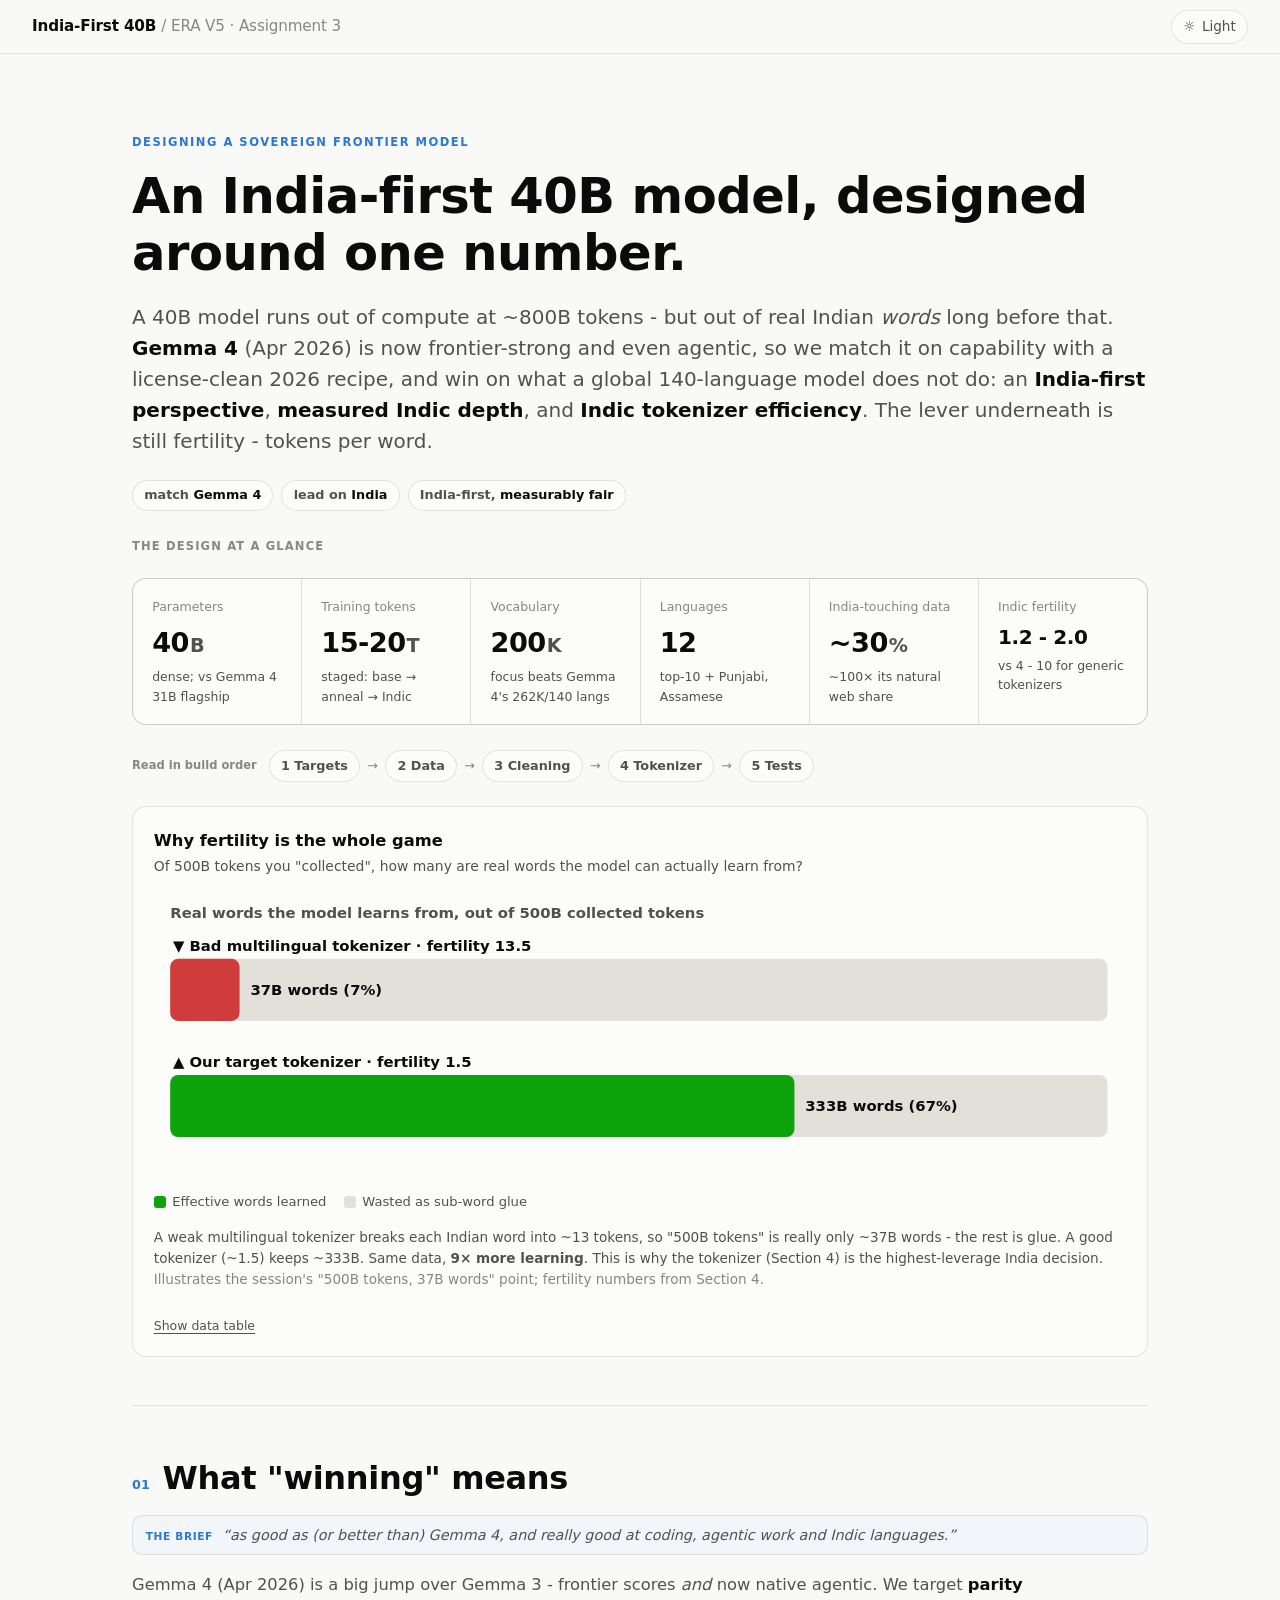
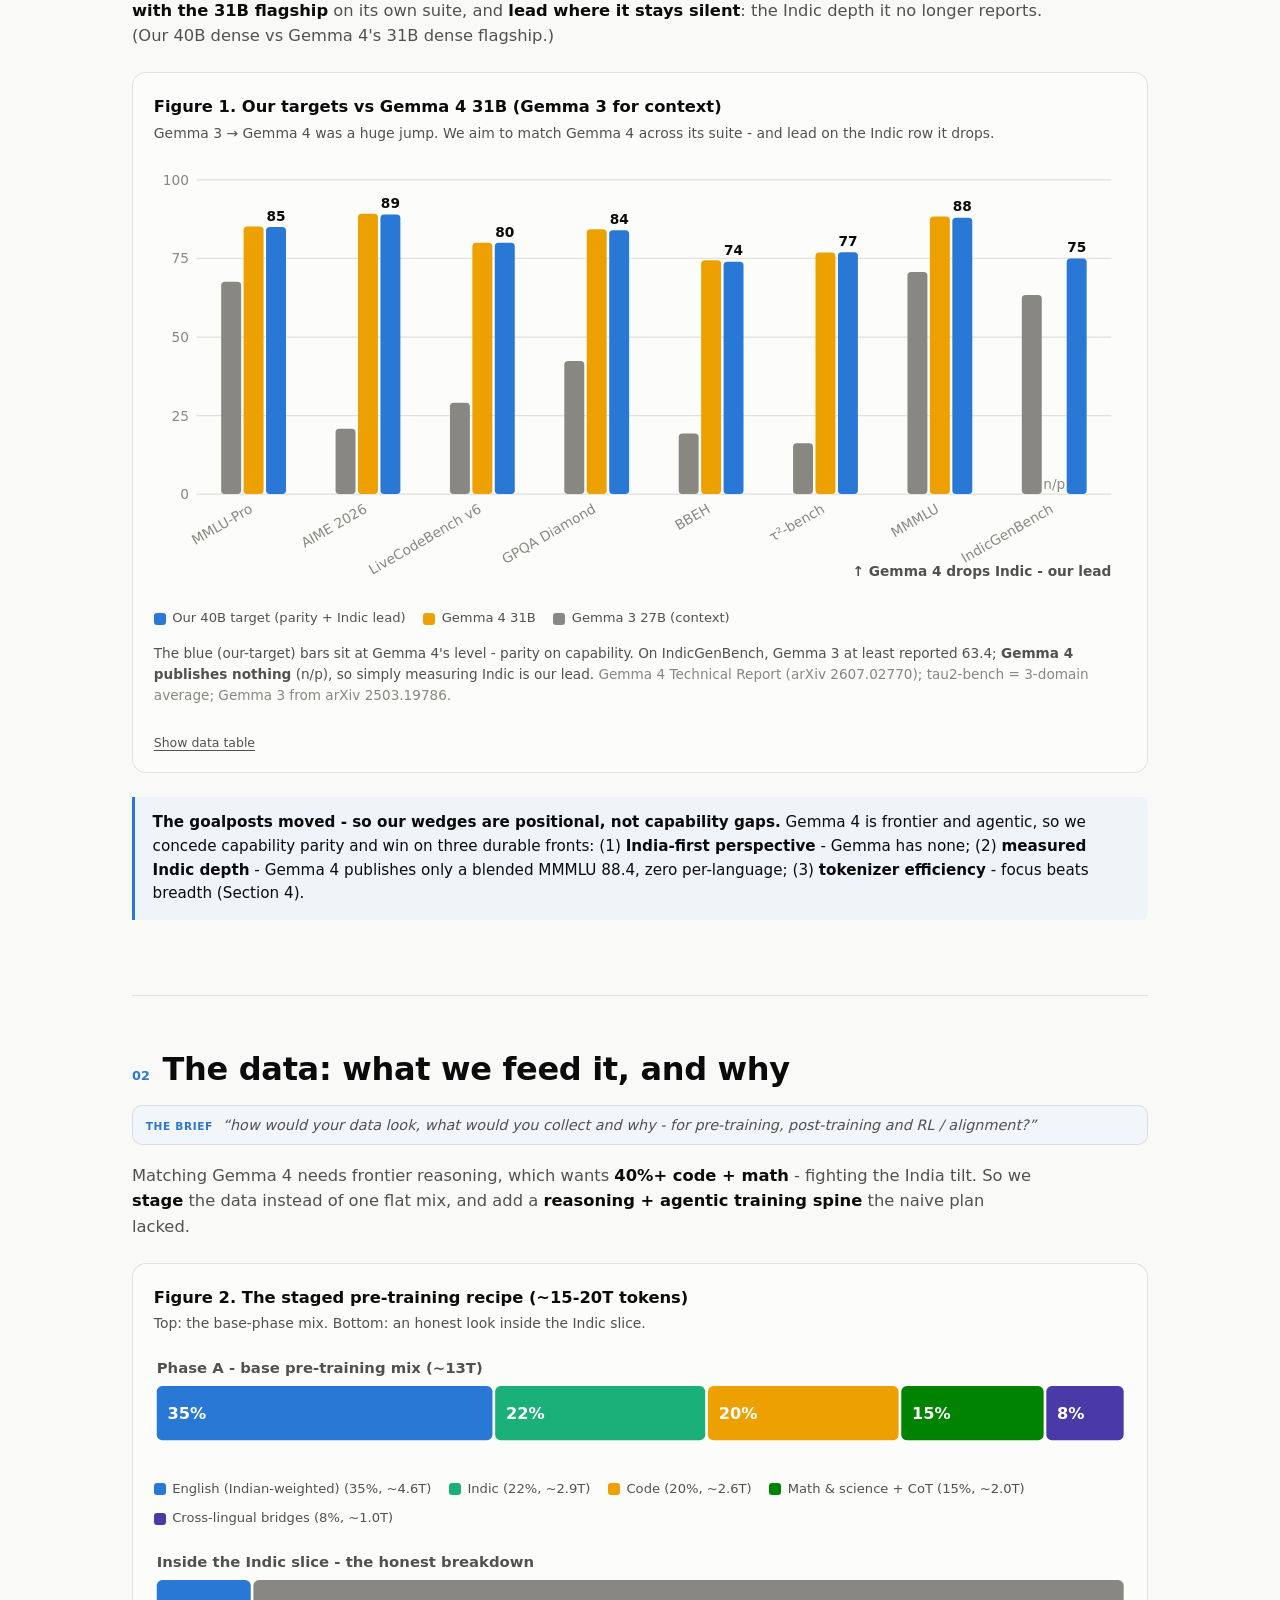
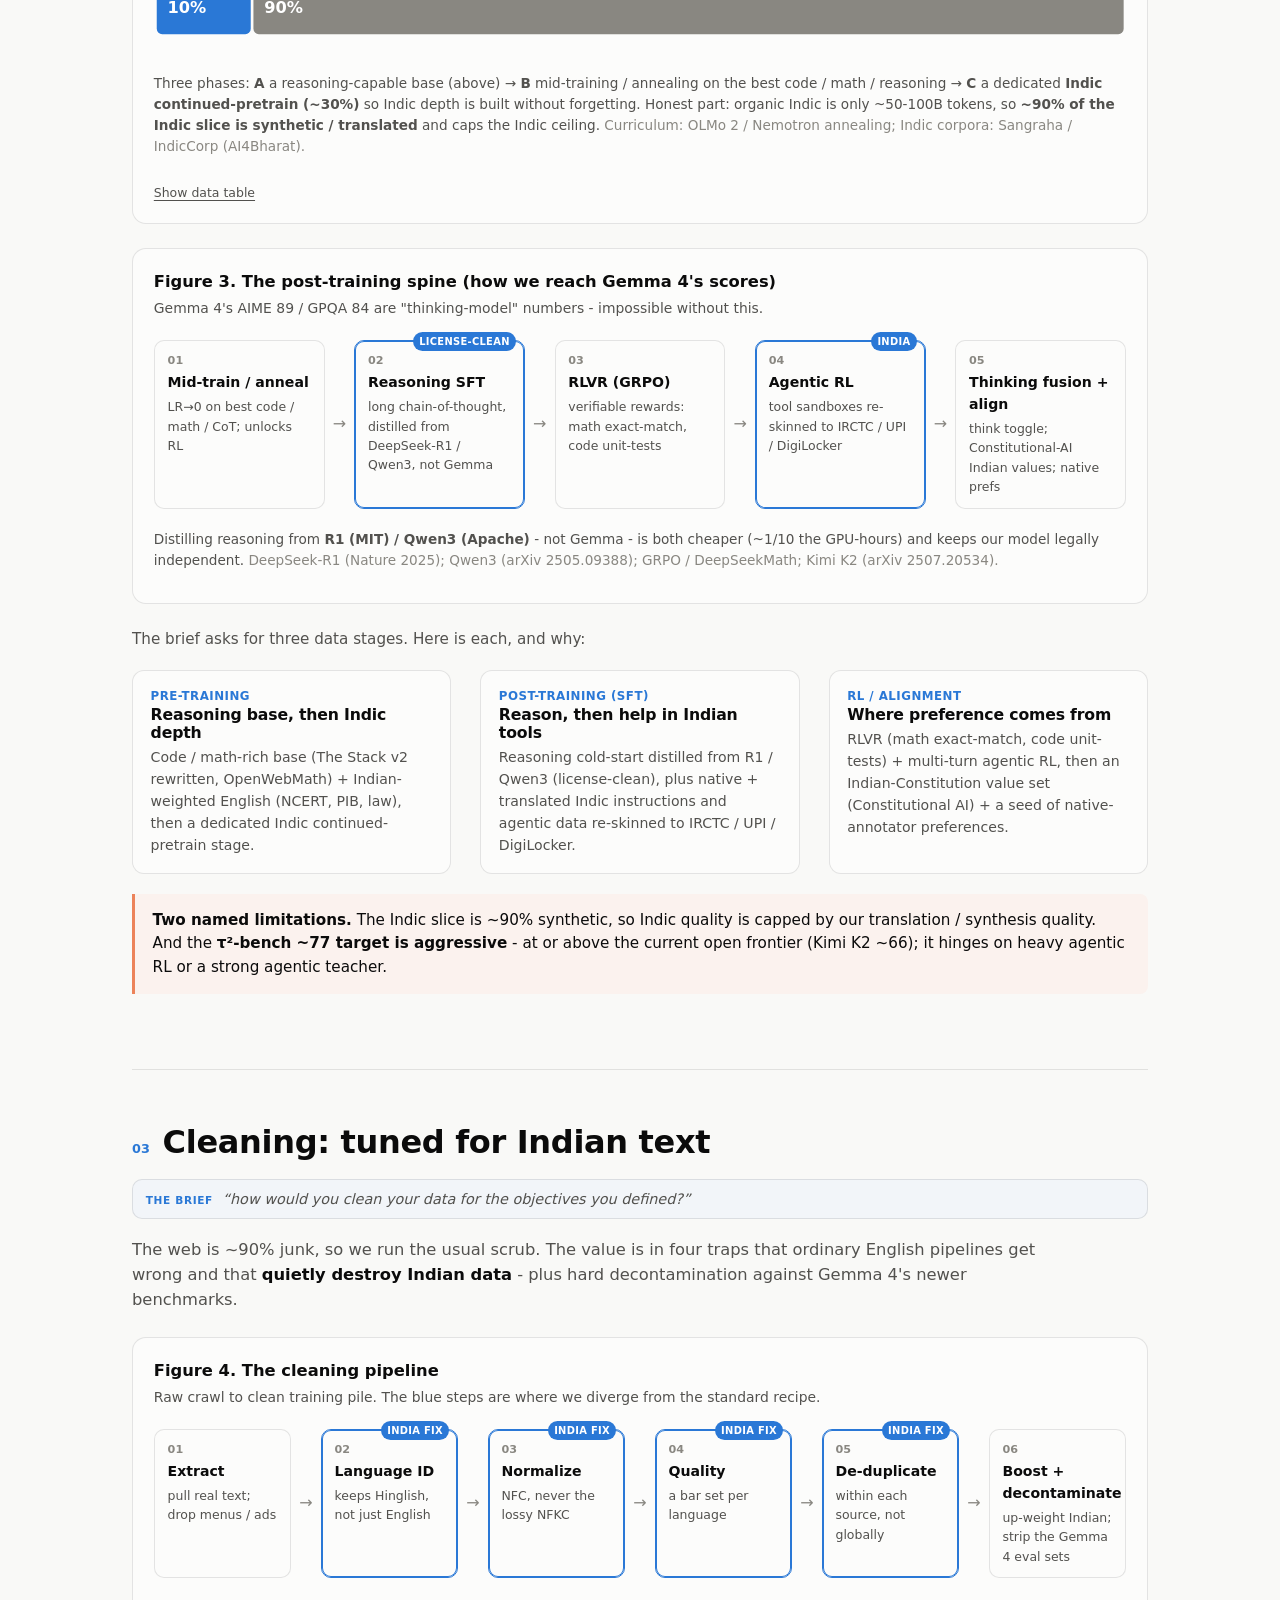
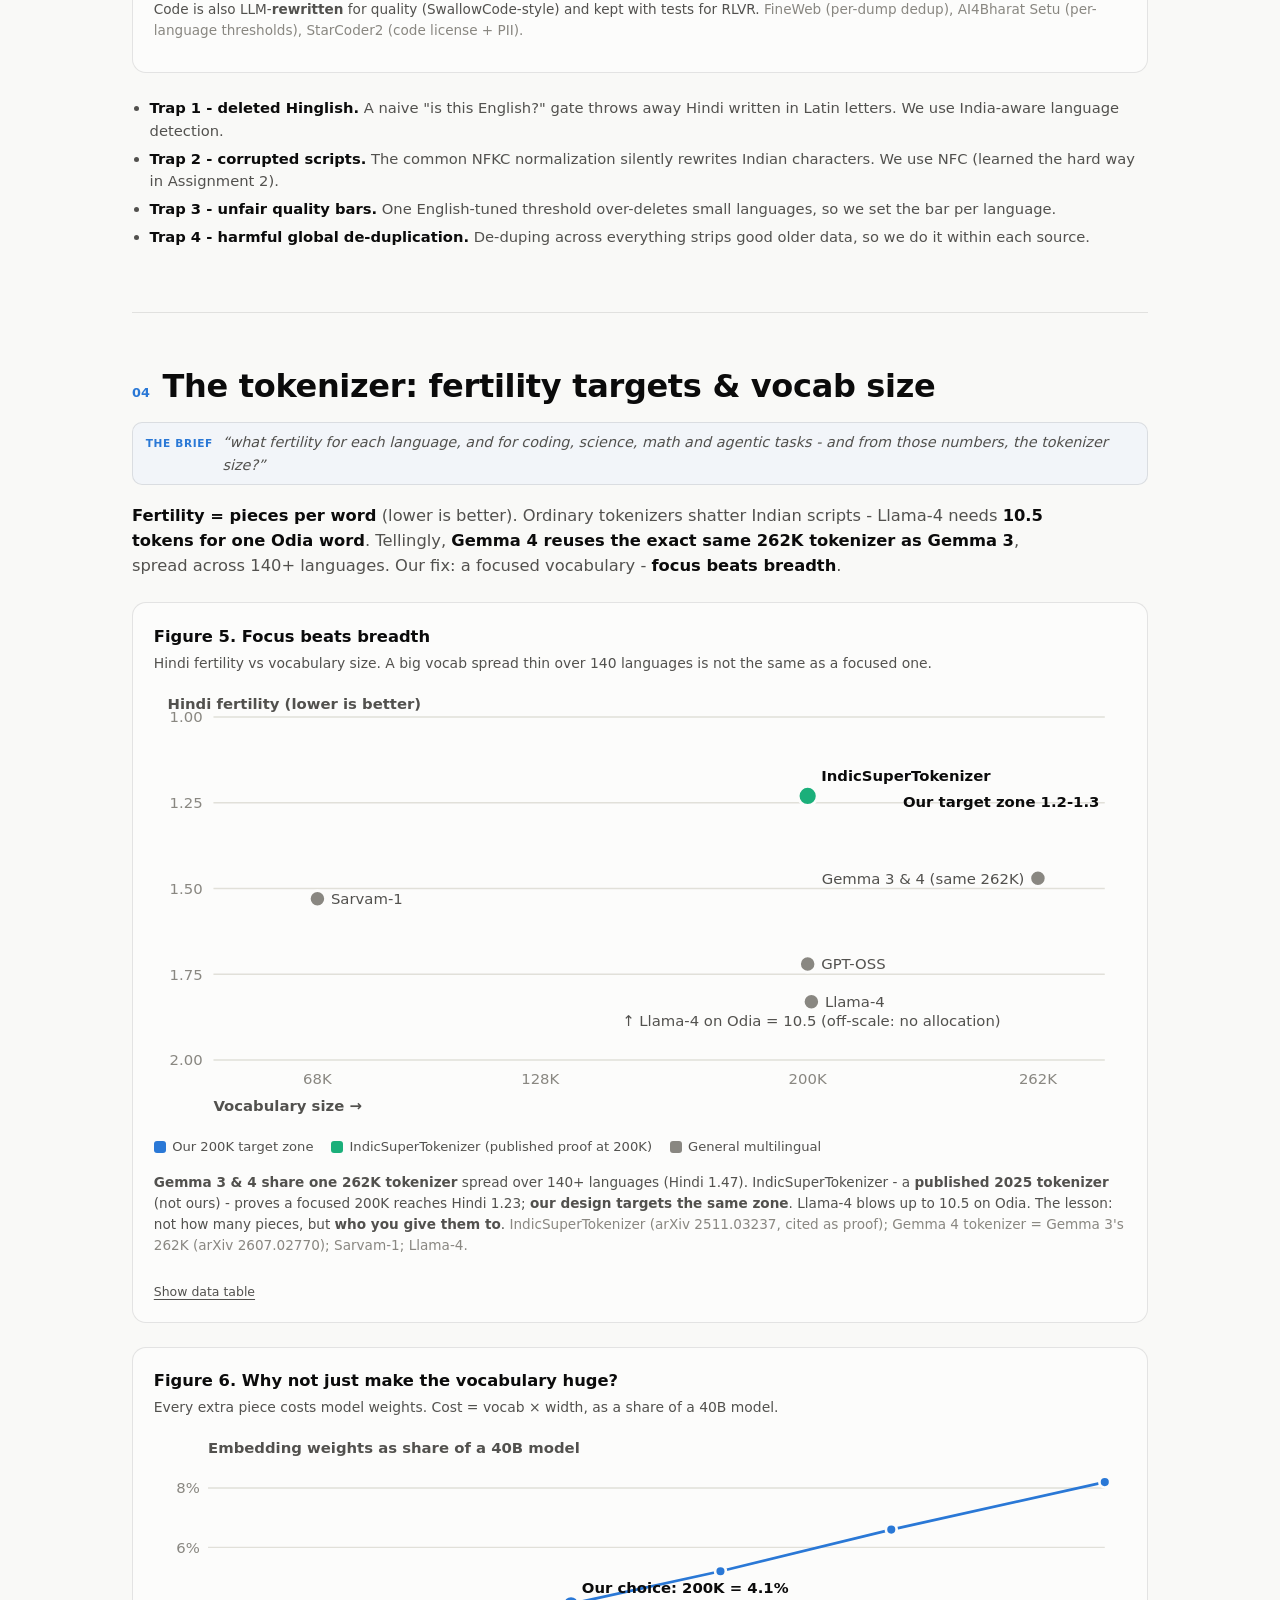
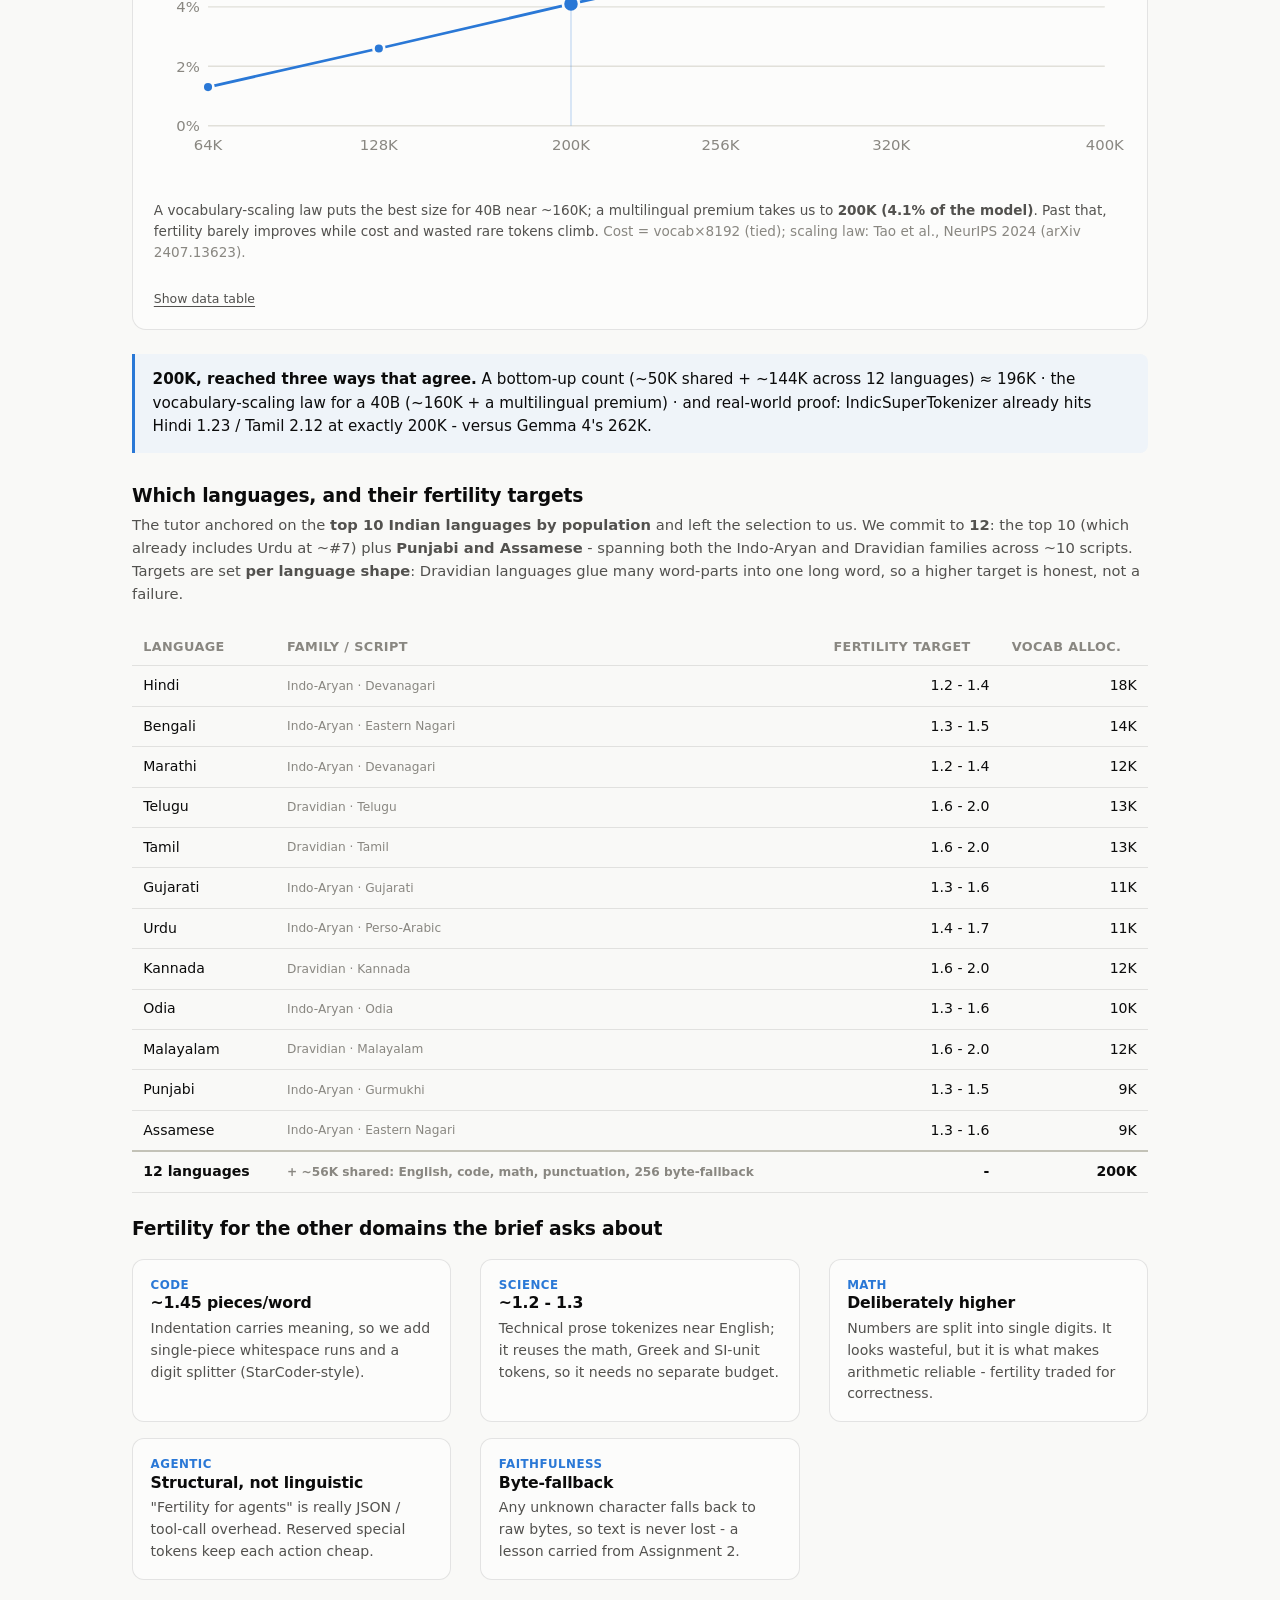
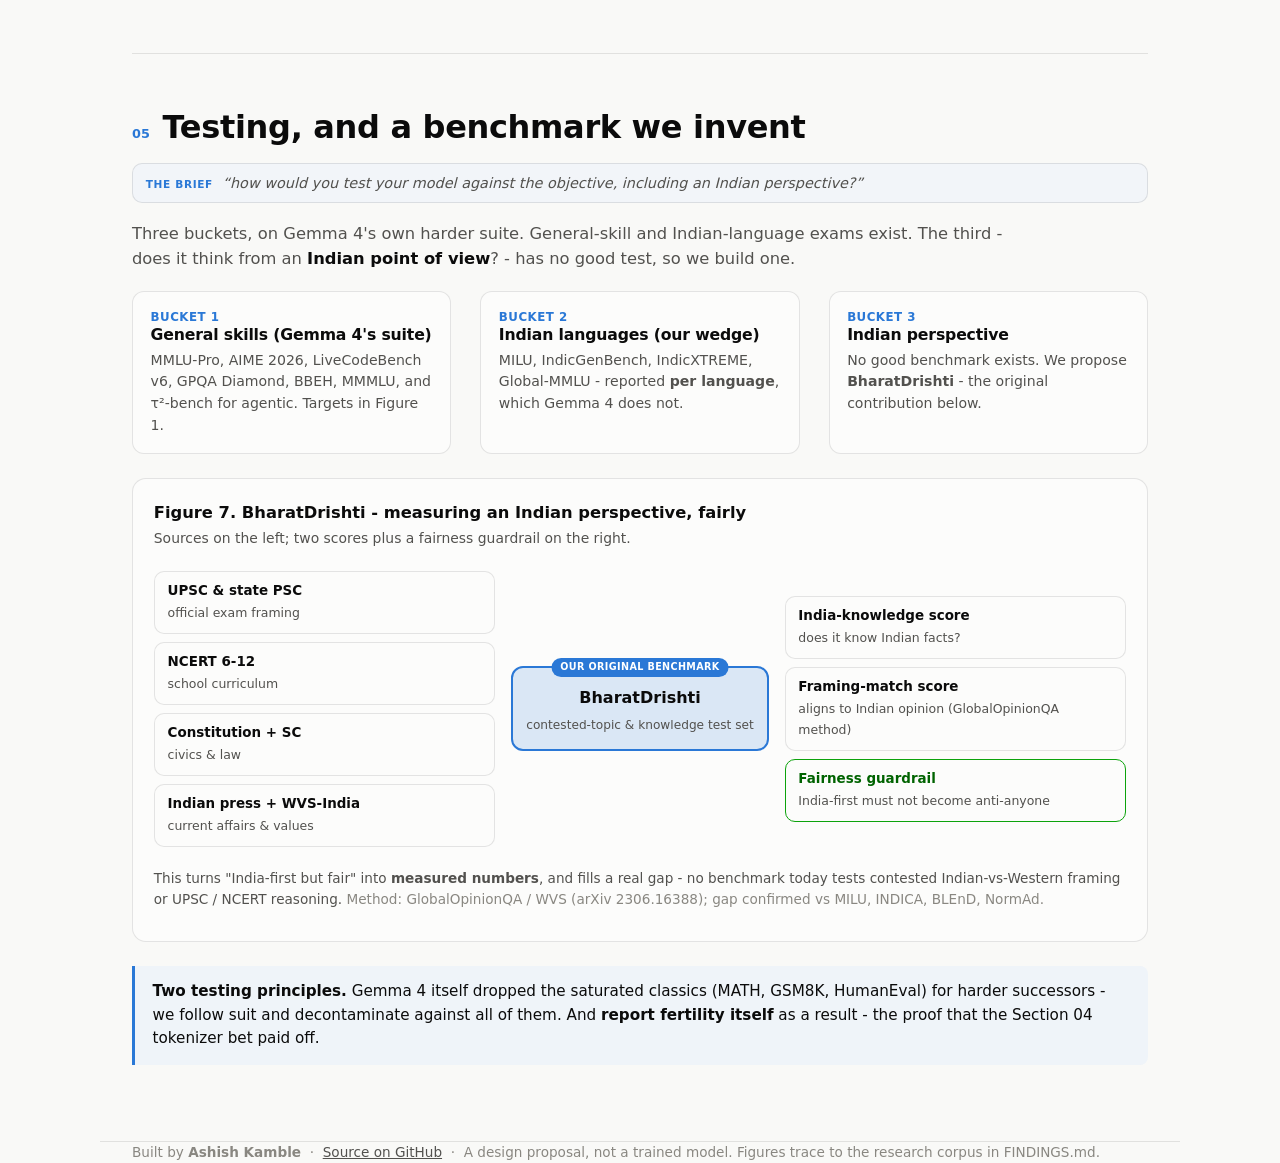
<file: assignment-3/site/index.html>
<!doctype html>
<html lang="en" data-theme="">
<head>
<meta charset="utf-8" />
<meta name="viewport" content="width=device-width, initial-scale=1" />
<title>India-First 40B - A Design</title>
<meta name="description" content="A design for a 40B India-first LLM, re-baselined against Gemma 4: match its frontier capability with a license-clean recipe, and win on India-first perspective, Indic depth, and tokenizer efficiency." />
<link rel="stylesheet" href="styles.css" />
</head>
<body>

<div class="topbar">
  <div class="brand">India-First 40B <span>/ ERA V5 &middot; Assignment 3</span></div>
  <button class="theme-toggle" id="themeToggle" aria-label="Toggle light or dark theme">
    <span id="themeIcon">&#9788;</span><span id="themeLabel">Light</span>
  </button>
</div>

<main class="wrap">

  <!-- ===================== HERO ===================== -->
  <header class="hero">
    <div class="eyebrow">Designing a sovereign frontier model</div>
    <h1>An India-first 40B model, designed around one number.</h1>
    <p class="thesis">
      A 40B model runs out of compute at ~800B tokens - but out of real Indian <em>words</em> long
      before that. <strong>Gemma 4</strong> (Apr 2026) is now frontier-strong and even agentic, so we
      match it on capability with a license-clean 2026 recipe, and win on what a global 140-language
      model does not do: an <strong>India-first perspective</strong>, <strong>measured Indic depth</strong>,
      and <strong>Indic tokenizer efficiency</strong>. The lever underneath is still fertility - tokens per word.
    </p>
    <div class="meta">
      <span class="chip">match <b>Gemma 4</b></span>
      <span class="chip">lead on <b>India</b></span>
      <span class="chip">India-first, <b>measurably fair</b></span>
    </div>

    <!-- design at a glance: the answer, up front -->
    <p class="glance-label">The design at a glance</p>
    <div class="kpi">
      <div class="tile"><div class="label">Parameters</div><div class="value">40<span class="u">B</span></div><div class="sub">dense; vs Gemma 4 31B flagship</div></div>
      <div class="tile"><div class="label">Training tokens</div><div class="value">15-20<span class="u">T</span></div><div class="sub">staged: base &rarr; anneal &rarr; Indic</div></div>
      <div class="tile"><div class="label">Vocabulary</div><div class="value">200<span class="u">K</span></div><div class="sub">focus beats Gemma 4's 262K/140 langs</div></div>
      <div class="tile"><div class="label">Languages</div><div class="value">12</div><div class="sub">top-10 + Punjabi, Assamese</div></div>
      <div class="tile"><div class="label">India-touching data</div><div class="value">~30<span class="u">%</span></div><div class="sub">~100&times; its natural web share</div></div>
      <div class="tile"><div class="label">Indic fertility</div><div class="value small">1.2 - 2.0</div><div class="sub">vs 4 - 10 for generic tokenizers</div></div>
    </div>

    <nav class="pipeline" aria-label="Report sections in build order">
      <span class="lab">Read in build order</span>
      <a class="p" href="#targets"><b>1</b> Targets</a><span class="sep">&rarr;</span>
      <a class="p" href="#data"><b>2</b> Data</a><span class="sep">&rarr;</span>
      <a class="p" href="#cleaning"><b>3</b> Cleaning</a><span class="sep">&rarr;</span>
      <a class="p" href="#tokenizer"><b>4</b> Tokenizer</a><span class="sep">&rarr;</span>
      <a class="p" href="#eval"><b>5</b> Tests</a>
    </nav>

    <!-- HERO FIGURE: the waste bomb -->
    <figure class="figure" style="margin-top:1.5rem">
      <figcaption>
        <div class="fig-title">Why fertility is the whole game</div>
        <div class="fig-sub">Of 500B tokens you "collected", how many are real words the model can actually learn from?</div>
      </figcaption>
      <div class="chart-scroll"><div class="chart-host" id="figWaste"></div></div>
      <div class="legend" id="figWaste-legend"></div>
      <p class="fig-note">
        A weak multilingual tokenizer breaks each Indian word into ~13 tokens, so "500B tokens" is
        really only ~37B words - the rest is glue. A good tokenizer (~1.5) keeps ~333B. Same data,
        <b>9&times; more learning</b>. This is why the tokenizer (Section 4) is the highest-leverage
        India decision.
        <span class="src">Illustrates the session's "500B tokens, 37B words" point; fertility numbers from Section 4.</span>
      </p>
      <button class="tbl-toggle" data-table="figWaste-table">Show data table</button>
      <div id="figWaste-table" hidden></div>
    </figure>
  </header>

  <!-- ===================== 1. TARGETS ===================== -->
  <section id="targets">
    <div class="sec-head"><span class="sec-num">01</span><h2>What "winning" means</h2></div>
    <div class="asks"><span class="lab">The brief</span><q>as good as (or better than) Gemma 4, and really good at coding, agentic work and Indic languages.</q></div>
    <p class="sec-lead">
      Gemma 4 (Apr 2026) is a big jump over Gemma 3 - frontier scores <em>and</em> now native agentic.
      We target <strong>parity with the 31B flagship</strong> on its own suite, and <strong>lead where it
      stays silent</strong>: the Indic depth it no longer reports. (Our 40B dense vs Gemma 4's 31B dense flagship.)
    </p>

    <figure class="figure">
      <figcaption>
        <div class="fig-title">Figure 1. Our targets vs Gemma 4 31B (Gemma 3 for context)</div>
        <div class="fig-sub">Gemma 3 &rarr; Gemma 4 was a huge jump. We aim to match Gemma 4 across its suite - and lead on the Indic row it drops.</div>
      </figcaption>
      <div class="chart-scroll"><div class="chart-host" id="figBench"></div></div>
      <div class="legend" id="figBench-legend"></div>
      <p class="fig-note">
        The blue (our-target) bars sit at Gemma 4's level - parity on capability. On IndicGenBench,
        Gemma 3 at least reported 63.4; <b>Gemma 4 publishes nothing</b> (n/p), so simply measuring
        Indic is our lead.
        <span class="src">Gemma 4 Technical Report (arXiv 2607.02770); tau2-bench = 3-domain average; Gemma 3 from arXiv 2503.19786.</span>
      </p>
      <button class="tbl-toggle" data-table="figBench-table">Show data table</button>
      <div id="figBench-table" hidden></div>
    </figure>

    <div class="callout">
      <b>The goalposts moved - so our wedges are positional, not capability gaps.</b> Gemma 4 is
      frontier and agentic, so we concede capability parity and win on three durable fronts:
      (1) <b>India-first perspective</b> - Gemma has none; (2) <b>measured Indic depth</b> - Gemma 4
      publishes only a blended MMMLU 88.4, zero per-language; (3) <b>tokenizer efficiency</b> - focus
      beats breadth (Section 4).
    </div>
  </section>

  <!-- ===================== 2. DATA ===================== -->
  <section id="data">
    <div class="sec-head"><span class="sec-num">02</span><h2>The data: what we feed it, and why</h2></div>
    <div class="asks"><span class="lab">The brief</span><q>how would your data look, what would you collect and why - for pre-training, post-training and RL / alignment?</q></div>
    <p class="sec-lead">
      Matching Gemma 4 needs frontier reasoning, which wants <strong>40%+ code + math</strong> - fighting
      the India tilt. So we <strong>stage</strong> the data instead of one flat mix, and add a
      <strong>reasoning + agentic training spine</strong> the naive plan lacked.
    </p>

    <figure class="figure">
      <figcaption>
        <div class="fig-title">Figure 2. The staged pre-training recipe (~15-20T tokens)</div>
        <div class="fig-sub">Top: the base-phase mix. Bottom: an honest look inside the Indic slice.</div>
      </figcaption>
      <div class="chart-scroll"><div class="chart-host" id="figRecipe"></div></div>
      <div class="legend" id="figRecipe-legend"></div>
      <div class="chart-scroll" style="margin-top:1rem"><div class="chart-host" id="figIndic"></div></div>
      <p class="fig-note">
        Three phases: <b>A</b> a reasoning-capable base (above) &rarr; <b>B</b> mid-training / annealing on
        the best code / math / reasoning &rarr; <b>C</b> a dedicated <b>Indic continued-pretrain (~30%)</b> so
        Indic depth is built without forgetting. Honest part: organic Indic is only ~50-100B tokens, so
        <b>~90% of the Indic slice is synthetic / translated</b> and caps the Indic ceiling.
        <span class="src">Curriculum: OLMo 2 / Nemotron annealing; Indic corpora: Sangraha / IndicCorp (AI4Bharat).</span>
      </p>
      <button class="tbl-toggle" data-table="figRecipe-table">Show data table</button>
      <div id="figRecipe-table" hidden></div>
    </figure>

    <figure class="figure">
      <figcaption>
        <div class="fig-title">Figure 3. The post-training spine (how we reach Gemma 4's scores)</div>
        <div class="fig-sub">Gemma 4's AIME 89 / GPQA 84 are "thinking-model" numbers - impossible without this.</div>
      </figcaption>
      <div class="flow">
        <div class="step"><div class="n">01</div><div class="t">Mid-train / anneal</div><div class="d">LR&rarr;0 on best code / math / CoT; unlocks RL</div></div>
        <div class="arrow">&rarr;</div>
        <div class="step fix"><span class="tag">license-clean</span><div class="n">02</div><div class="t">Reasoning SFT</div><div class="d">long chain-of-thought, distilled from DeepSeek-R1 / Qwen3, not Gemma</div></div>
        <div class="arrow">&rarr;</div>
        <div class="step"><div class="n">03</div><div class="t">RLVR (GRPO)</div><div class="d">verifiable rewards: math exact-match, code unit-tests</div></div>
        <div class="arrow">&rarr;</div>
        <div class="step fix"><span class="tag">India</span><div class="n">04</div><div class="t">Agentic RL</div><div class="d">tool sandboxes re-skinned to IRCTC / UPI / DigiLocker</div></div>
        <div class="arrow">&rarr;</div>
        <div class="step"><div class="n">05</div><div class="t">Thinking fusion + align</div><div class="d">think toggle; Constitutional-AI Indian values; native prefs</div></div>
      </div>
      <p class="fig-note">
        Distilling reasoning from <b>R1 (MIT) / Qwen3 (Apache)</b> - not Gemma - is both cheaper (~1/10 the
        GPU-hours) and keeps our model legally independent.
        <span class="src">DeepSeek-R1 (Nature 2025); Qwen3 (arXiv 2505.09388); GRPO / DeepSeekMath; Kimi K2 (arXiv 2507.20534).</span>
      </p>
    </figure>

    <p style="font-size:.95rem;color:var(--text-secondary)">The brief asks for three data stages. Here is each, and why:</p>
    <div class="cols">
      <div class="card">
        <div class="k">Pre-training</div>
        <h3>Reasoning base, then Indic depth</h3>
        <p>Code / math-rich base (The Stack v2 rewritten, OpenWebMath) + Indian-weighted English (NCERT, PIB, law), then a dedicated Indic continued-pretrain stage.</p>
      </div>
      <div class="card">
        <div class="k">Post-training (SFT)</div>
        <h3>Reason, then help in Indian tools</h3>
        <p>Reasoning cold-start distilled from R1 / Qwen3 (license-clean), plus native + translated Indic instructions and agentic data re-skinned to IRCTC / UPI / DigiLocker.</p>
      </div>
      <div class="card">
        <div class="k">RL / alignment</div>
        <h3>Where preference comes from</h3>
        <p>RLVR (math exact-match, code unit-tests) + multi-turn agentic RL, then an Indian-Constitution value set (Constitutional AI) + a seed of native-annotator preferences.</p>
      </div>
    </div>

    <div class="callout warn">
      <b>Two named limitations.</b> The Indic slice is ~90% synthetic, so Indic quality is capped by our
      translation / synthesis quality. And the <b>&tau;&sup2;-bench ~77 target is aggressive</b> - at or above the
      current open frontier (Kimi K2 ~66); it hinges on heavy agentic RL or a strong agentic teacher.
    </div>
  </section>

  <!-- ===================== 3. CLEANING ===================== -->
  <section id="cleaning">
    <div class="sec-head"><span class="sec-num">03</span><h2>Cleaning: tuned for Indian text</h2></div>
    <div class="asks"><span class="lab">The brief</span><q>how would you clean your data for the objectives you defined?</q></div>
    <p class="sec-lead">
      The web is ~90% junk, so we run the usual scrub. The value is in four traps that ordinary
      English pipelines get wrong and that <strong>quietly destroy Indian data</strong> - plus hard
      decontamination against Gemma 4's newer benchmarks.
    </p>

    <figure class="figure">
      <figcaption>
        <div class="fig-title">Figure 4. The cleaning pipeline</div>
        <div class="fig-sub">Raw crawl to clean training pile. The blue steps are where we diverge from the standard recipe.</div>
      </figcaption>
      <div class="flow">
        <div class="step"><div class="n">01</div><div class="t">Extract</div><div class="d">pull real text; drop menus / ads</div></div>
        <div class="arrow">&rarr;</div>
        <div class="step fix"><span class="tag">India fix</span><div class="n">02</div><div class="t">Language ID</div><div class="d">keeps Hinglish, not just English</div></div>
        <div class="arrow">&rarr;</div>
        <div class="step fix"><span class="tag">India fix</span><div class="n">03</div><div class="t">Normalize</div><div class="d">NFC, never the lossy NFKC</div></div>
        <div class="arrow">&rarr;</div>
        <div class="step fix"><span class="tag">India fix</span><div class="n">04</div><div class="t">Quality</div><div class="d">a bar set per language</div></div>
        <div class="arrow">&rarr;</div>
        <div class="step fix"><span class="tag">India fix</span><div class="n">05</div><div class="t">De-duplicate</div><div class="d">within each source, not globally</div></div>
        <div class="arrow">&rarr;</div>
        <div class="step"><div class="n">06</div><div class="t">Boost + decontaminate</div><div class="d">up-weight Indian; strip the Gemma 4 eval sets</div></div>
      </div>
      <p class="fig-note">
        Code is also LLM-<b>rewritten</b> for quality (SwallowCode-style) and kept with tests for RLVR.
        <span class="src">FineWeb (per-dump dedup), AI4Bharat Setu (per-language thresholds), StarCoder2 (code license + PII).</span>
      </p>
    </figure>

    <ul class="tight">
      <li><b>Trap 1 - deleted Hinglish.</b> A naive "is this English?" gate throws away Hindi written in Latin letters. We use India-aware language detection.</li>
      <li><b>Trap 2 - corrupted scripts.</b> The common NFKC normalization silently rewrites Indian characters. We use NFC (learned the hard way in Assignment 2).</li>
      <li><b>Trap 3 - unfair quality bars.</b> One English-tuned threshold over-deletes small languages, so we set the bar per language.</li>
      <li><b>Trap 4 - harmful global de-duplication.</b> De-duping across everything strips good older data, so we do it within each source.</li>
    </ul>
  </section>

  <!-- ===================== 4. TOKENIZER ===================== -->
  <section id="tokenizer">
    <div class="sec-head"><span class="sec-num">04</span><h2>The tokenizer: fertility targets &amp; vocab size</h2></div>
    <div class="asks"><span class="lab">The brief</span><q>what fertility for each language, and for coding, science, math and agentic tasks - and from those numbers, the tokenizer size?</q></div>
    <p class="sec-lead">
      <strong>Fertility = pieces per word</strong> (lower is better). Ordinary tokenizers shatter Indian
      scripts - Llama-4 needs <strong>10.5 tokens for one Odia word</strong>. Tellingly,
      <strong>Gemma 4 reuses the exact same 262K tokenizer as Gemma 3</strong>, spread across 140+ languages.
      Our fix: a focused vocabulary - <strong>focus beats breadth</strong>.
    </p>

    <figure class="figure">
      <figcaption>
        <div class="fig-title">Figure 5. Focus beats breadth</div>
        <div class="fig-sub">Hindi fertility vs vocabulary size. A big vocab spread thin over 140 languages is not the same as a focused one.</div>
      </figcaption>
      <div class="chart-scroll"><div class="chart-host" id="figScatter"></div></div>
      <div class="legend" id="figScatter-legend"></div>
      <p class="fig-note">
        <b>Gemma 3 &amp; 4 share one 262K tokenizer</b> spread over 140+ languages (Hindi 1.47).
        IndicSuperTokenizer - a <b>published 2025 tokenizer</b> (not ours) - proves a focused 200K reaches
        Hindi 1.23; <b>our design targets the same zone</b>. Llama-4 blows up to 10.5 on Odia. The lesson:
        not how many pieces, but <b>who you give them to</b>.
        <span class="src">IndicSuperTokenizer (arXiv 2511.03237, cited as proof); Gemma 4 tokenizer = Gemma 3's 262K (arXiv 2607.02770); Sarvam-1; Llama-4.</span>
      </p>
      <button class="tbl-toggle" data-table="figScatter-table">Show data table</button>
      <div id="figScatter-table" hidden></div>
    </figure>

    <figure class="figure">
      <figcaption>
        <div class="fig-title">Figure 6. Why not just make the vocabulary huge?</div>
        <div class="fig-sub">Every extra piece costs model weights. Cost = vocab &times; width, as a share of a 40B model.</div>
      </figcaption>
      <div class="chart-scroll"><div class="chart-host" id="figCost"></div></div>
      <p class="fig-note">
        A vocabulary-scaling law puts the best size for 40B near ~160K; a multilingual premium takes us to
        <b>200K (4.1% of the model)</b>. Past that, fertility barely improves while cost and wasted rare
        tokens climb.
        <span class="src">Cost = vocab&times;8192 (tied); scaling law: Tao et al., NeurIPS 2024 (arXiv 2407.13623).</span>
      </p>
      <button class="tbl-toggle" data-table="figCost-table">Show data table</button>
      <div id="figCost-table" hidden></div>
    </figure>

    <div class="callout">
      <b>200K, reached three ways that agree.</b> A bottom-up count (~50K shared + ~144K across 12 languages) &asymp; 196K &middot;
      the vocabulary-scaling law for a 40B (~160K + a multilingual premium) &middot; and real-world proof: IndicSuperTokenizer
      already hits Hindi 1.23 / Tamil 2.12 at exactly 200K - versus Gemma 4's 262K.
    </div>

    <h3 style="margin-top:2rem">Which languages, and their fertility targets</h3>
    <p style="font-size:.92rem">
      The tutor anchored on the <b>top 10 Indian languages by population</b> and left the selection to us.
      We commit to <b>12</b>: the top 10 (which already includes Urdu at ~#7) plus <b>Punjabi and Assamese</b> -
      spanning both the Indo-Aryan and Dravidian families across ~10 scripts. Targets are set
      <b>per language shape</b>: Dravidian languages glue many word-parts into one long word, so a higher
      target is honest, not a failure.
    </p>
    <div class="data-table-wrap">
      <table class="data-table">
        <thead>
          <tr><th>Language</th><th>Family / script</th><th class="num">Fertility target</th><th class="num">Vocab alloc.</th></tr>
        </thead>
        <tbody>
          <tr><td>Hindi</td><td class="fam">Indo-Aryan &middot; Devanagari</td><td class="num">1.2 - 1.4</td><td class="num">18K</td></tr>
          <tr><td>Bengali</td><td class="fam">Indo-Aryan &middot; Eastern Nagari</td><td class="num">1.3 - 1.5</td><td class="num">14K</td></tr>
          <tr><td>Marathi</td><td class="fam">Indo-Aryan &middot; Devanagari</td><td class="num">1.2 - 1.4</td><td class="num">12K</td></tr>
          <tr><td>Telugu</td><td class="fam">Dravidian &middot; Telugu</td><td class="num">1.6 - 2.0</td><td class="num">13K</td></tr>
          <tr><td>Tamil</td><td class="fam">Dravidian &middot; Tamil</td><td class="num">1.6 - 2.0</td><td class="num">13K</td></tr>
          <tr><td>Gujarati</td><td class="fam">Indo-Aryan &middot; Gujarati</td><td class="num">1.3 - 1.6</td><td class="num">11K</td></tr>
          <tr><td>Urdu</td><td class="fam">Indo-Aryan &middot; Perso-Arabic</td><td class="num">1.4 - 1.7</td><td class="num">11K</td></tr>
          <tr><td>Kannada</td><td class="fam">Dravidian &middot; Kannada</td><td class="num">1.6 - 2.0</td><td class="num">12K</td></tr>
          <tr><td>Odia</td><td class="fam">Indo-Aryan &middot; Odia</td><td class="num">1.3 - 1.6</td><td class="num">10K</td></tr>
          <tr><td>Malayalam</td><td class="fam">Dravidian &middot; Malayalam</td><td class="num">1.6 - 2.0</td><td class="num">12K</td></tr>
          <tr><td>Punjabi</td><td class="fam">Indo-Aryan &middot; Gurmukhi</td><td class="num">1.3 - 1.5</td><td class="num">9K</td></tr>
          <tr><td>Assamese</td><td class="fam">Indo-Aryan &middot; Eastern Nagari</td><td class="num">1.3 - 1.6</td><td class="num">9K</td></tr>
        </tbody>
        <tfoot>
          <tr><td>12 languages</td><td class="fam">+ ~56K shared: English, code, math, punctuation, 256 byte-fallback</td><td class="num">-</td><td class="num">200K</td></tr>
        </tfoot>
      </table>
    </div>

    <h3 style="margin-top:1.6rem">Fertility for the other domains the brief asks about</h3>
    <div class="cols">
      <div class="card">
        <div class="k">Code</div>
        <h3>~1.45 pieces/word</h3>
        <p>Indentation carries meaning, so we add single-piece whitespace runs and a digit splitter (StarCoder-style).</p>
      </div>
      <div class="card">
        <div class="k">Science</div>
        <h3>~1.2 - 1.3</h3>
        <p>Technical prose tokenizes near English; it reuses the math, Greek and SI-unit tokens, so it needs no separate budget.</p>
      </div>
      <div class="card">
        <div class="k">Math</div>
        <h3>Deliberately higher</h3>
        <p>Numbers are split into single digits. It looks wasteful, but it is what makes arithmetic reliable - fertility traded for correctness.</p>
      </div>
      <div class="card">
        <div class="k">Agentic</div>
        <h3>Structural, not linguistic</h3>
        <p>"Fertility for agents" is really JSON / tool-call overhead. Reserved special tokens keep each action cheap.</p>
      </div>
      <div class="card">
        <div class="k">Faithfulness</div>
        <h3>Byte-fallback</h3>
        <p>Any unknown character falls back to raw bytes, so text is never lost - a lesson carried from Assignment 2.</p>
      </div>
    </div>
  </section>

  <!-- ===================== 5. EVALUATION ===================== -->
  <section id="eval">
    <div class="sec-head"><span class="sec-num">05</span><h2>Testing, and a benchmark we invent</h2></div>
    <div class="asks"><span class="lab">The brief</span><q>how would you test your model against the objective, including an Indian perspective?</q></div>
    <p class="sec-lead">
      Three buckets, on Gemma 4's own harder suite. General-skill and Indian-language exams exist. The
      third - does it think from an <strong>Indian point of view</strong>? - has no good test, so we build one.
    </p>

    <div class="cols">
      <div class="card">
        <div class="k">Bucket 1</div>
        <h3>General skills (Gemma 4's suite)</h3>
        <p>MMLU-Pro, AIME 2026, LiveCodeBench v6, GPQA Diamond, BBEH, MMMLU, and &tau;&sup2;-bench for agentic. Targets in Figure 1.</p>
      </div>
      <div class="card">
        <div class="k">Bucket 2</div>
        <h3>Indian languages (our wedge)</h3>
        <p>MILU, IndicGenBench, IndicXTREME, Global-MMLU - reported <b>per language</b>, which Gemma 4 does not.</p>
      </div>
      <div class="card">
        <div class="k">Bucket 3</div>
        <h3>Indian perspective</h3>
        <p>No good benchmark exists. We propose <b>BharatDrishti</b> - the original contribution below.</p>
      </div>
    </div>

    <figure class="figure">
      <figcaption>
        <div class="fig-title">Figure 7. BharatDrishti - measuring an Indian perspective, fairly</div>
        <div class="fig-sub">Sources on the left; two scores plus a fairness guardrail on the right.</div>
      </figcaption>
      <div class="bd">
        <div class="col">
          <div class="node"><span class="h">UPSC &amp; state PSC</span><span class="s">official exam framing</span></div>
          <div class="node"><span class="h">NCERT 6-12</span><span class="s">school curriculum</span></div>
          <div class="node"><span class="h">Constitution + SC</span><span class="s">civics &amp; law</span></div>
          <div class="node"><span class="h">Indian press + WVS-India</span><span class="s">current affairs &amp; values</span></div>
        </div>
        <div class="col">
          <div class="hub"><span class="badge">Our original benchmark</span>BharatDrishti<small>contested-topic &amp; knowledge test set</small></div>
        </div>
        <div class="col">
          <div class="node"><span class="h">India-knowledge score</span><span class="s">does it know Indian facts?</span></div>
          <div class="node"><span class="h">Framing-match score</span><span class="s">aligns to Indian opinion (GlobalOpinionQA method)</span></div>
          <div class="node guard"><span class="h">Fairness guardrail</span><span class="s">India-first must not become anti-anyone</span></div>
        </div>
      </div>
      <p class="fig-note">
        This turns "India-first but fair" into <b>measured numbers</b>, and fills a real gap - no benchmark
        today tests contested Indian-vs-Western framing or UPSC / NCERT reasoning.
        <span class="src">Method: GlobalOpinionQA / WVS (arXiv 2306.16388); gap confirmed vs MILU, INDICA, BLEnD, NormAd.</span>
      </p>
    </figure>

    <div class="callout">
      <b>Two testing principles.</b> Gemma 4 itself dropped the saturated classics (MATH, GSM8K, HumanEval)
      for harder successors - we follow suit and decontaminate against all of them. And <b>report fertility
      itself</b> as a result - the proof that the Section 04 tokenizer bet paid off.
    </div>
  </section>

</main>

<footer class="wrap">
  <span class="by">Built by <b>Ashish Kamble</b></span> &nbsp;&middot;&nbsp;
  <a href="https://github.com/AshishGKamble/erav5" target="_blank" rel="noopener">Source on GitHub</a>
  &nbsp;&middot;&nbsp; <span>A design proposal, not a trained model. Figures trace to the research corpus in FINDINGS.md.</span>
</footer>

<div class="tooltip" id="tooltip" role="status" aria-live="polite"></div>

<script src="app.js" defer></script>
</body>
</html>
</file>
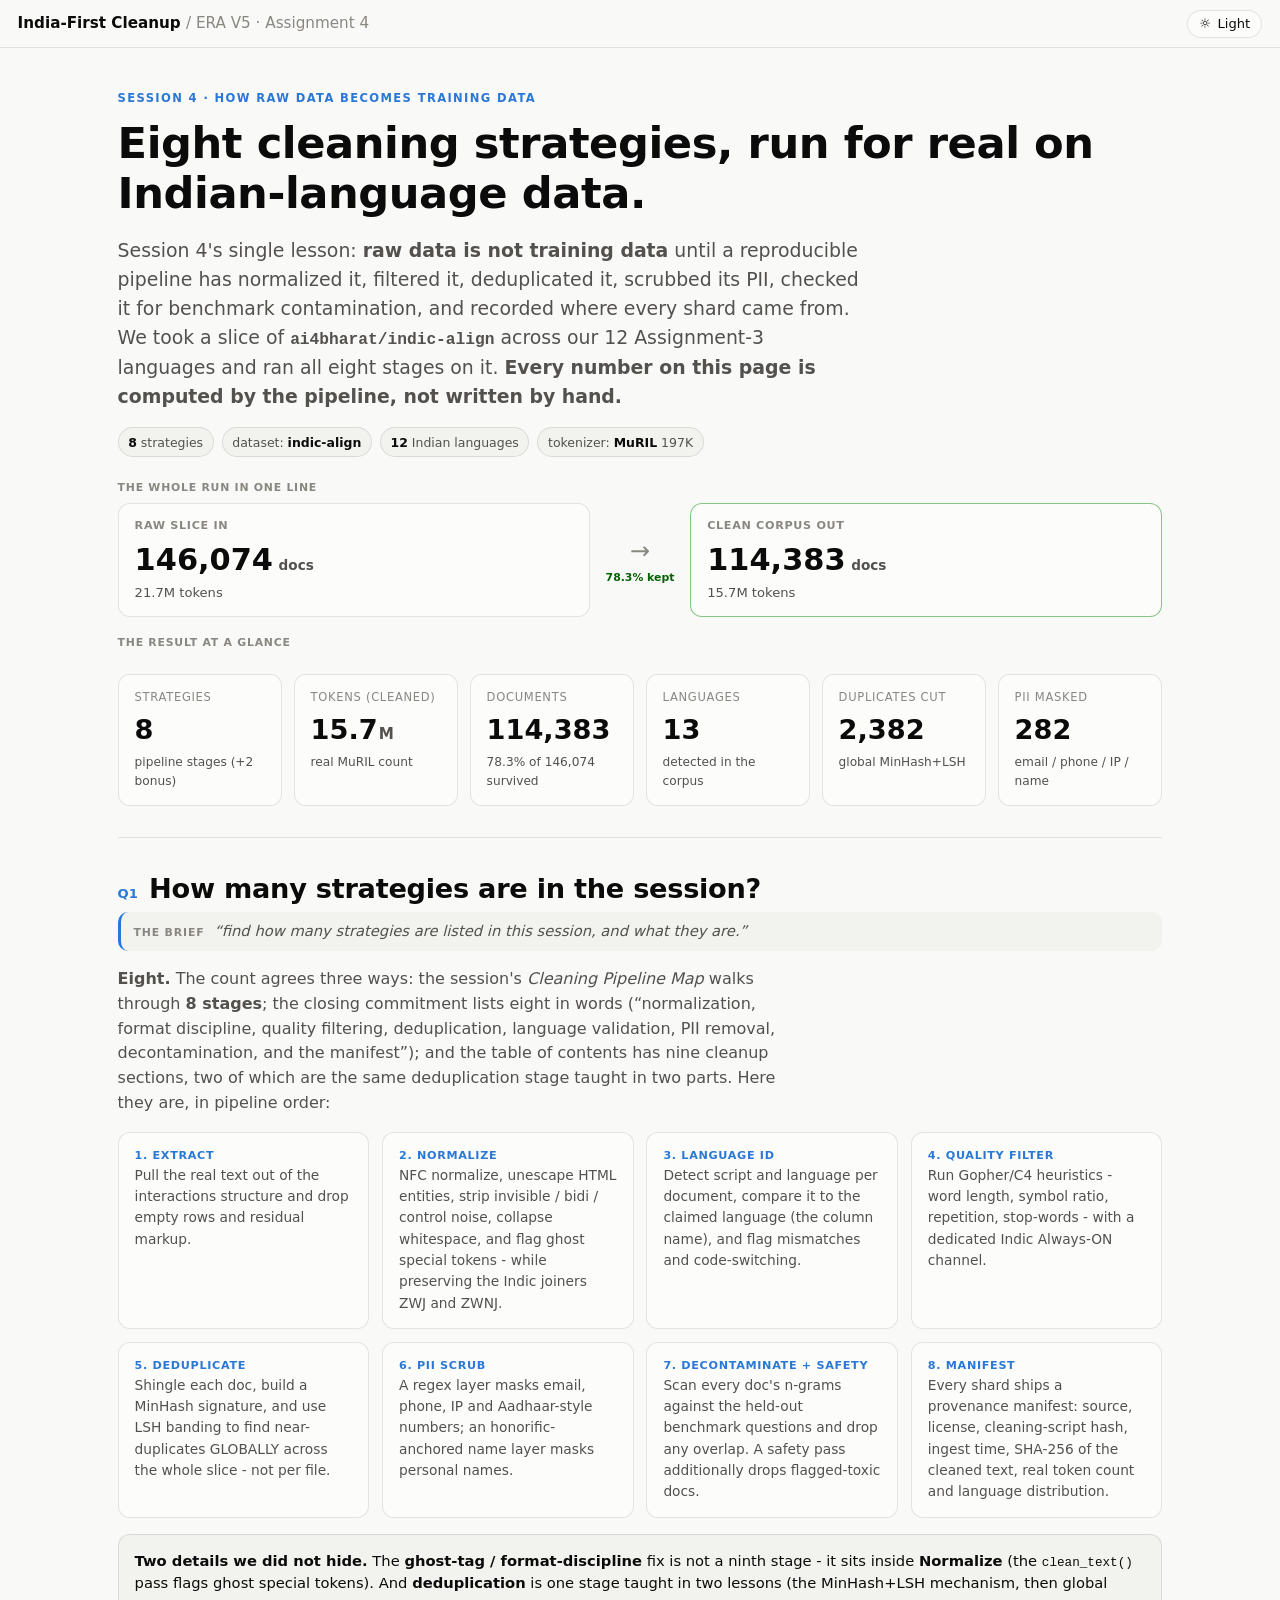
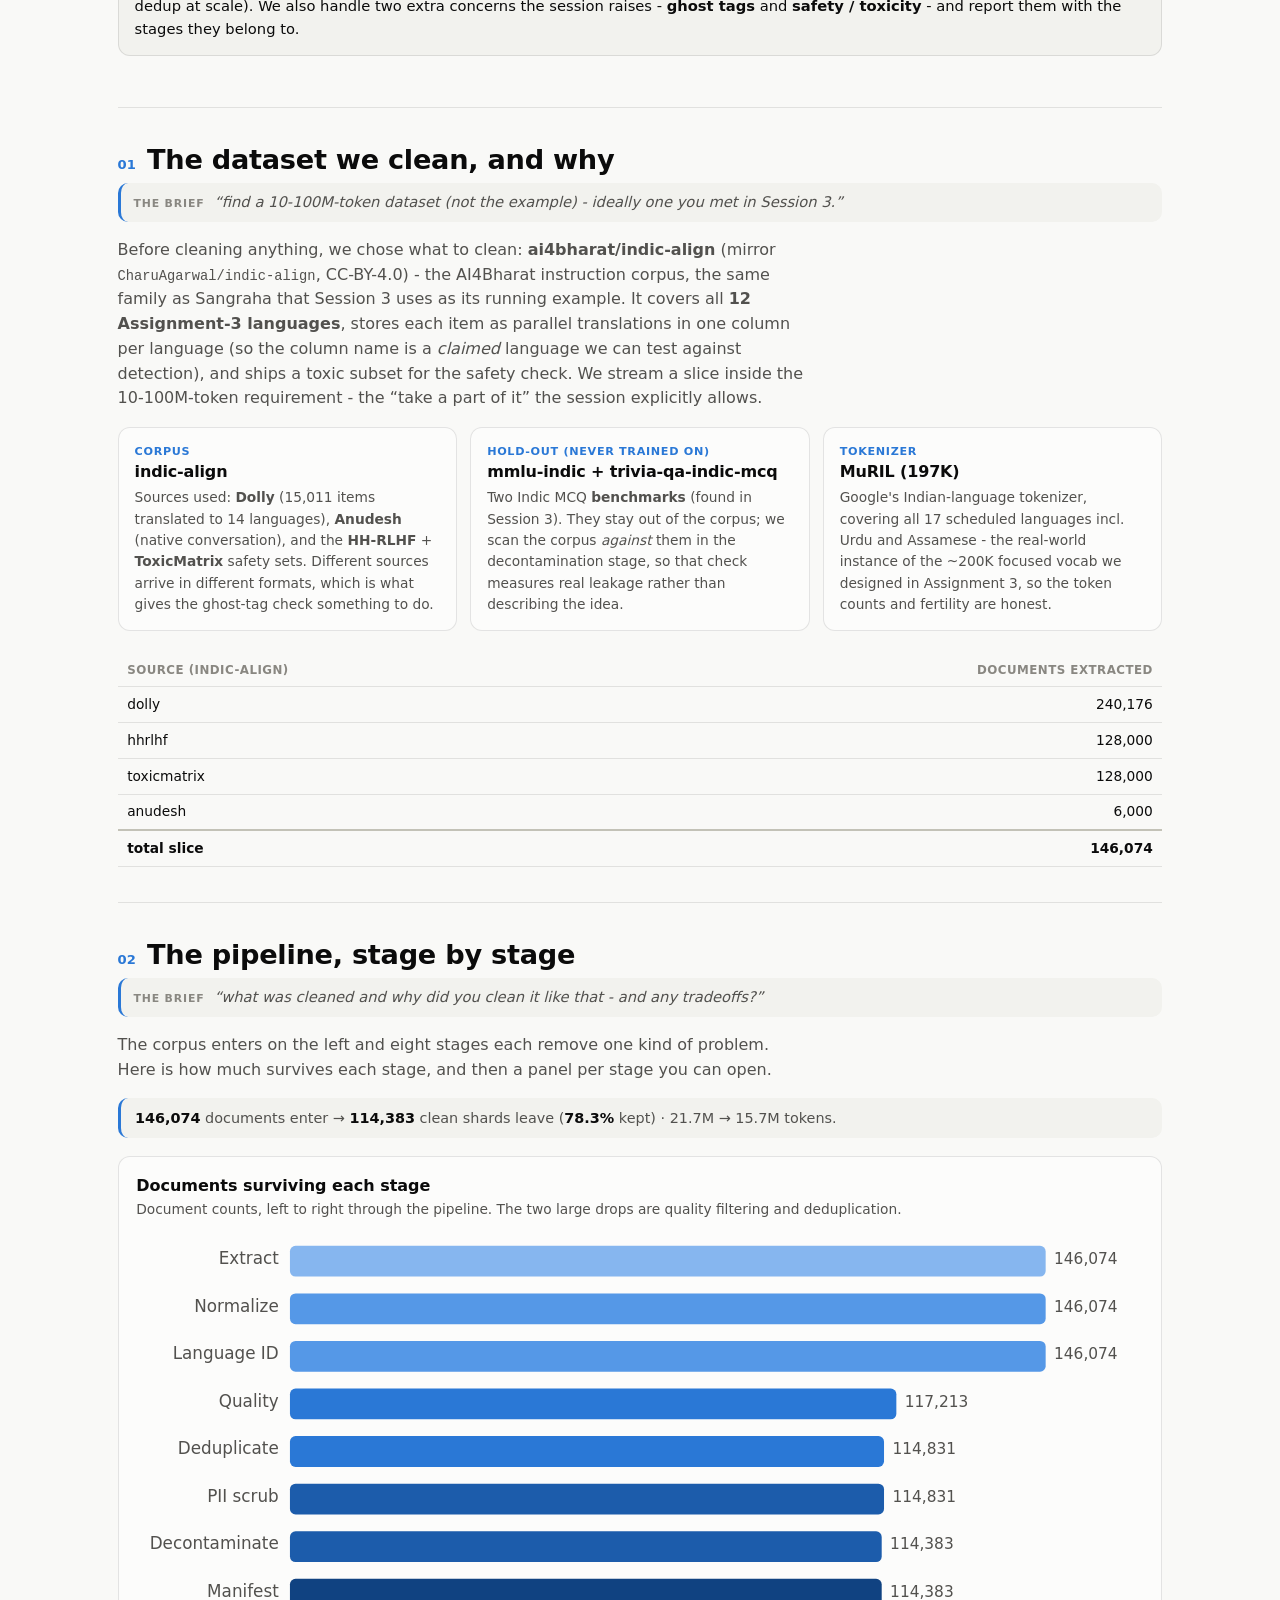
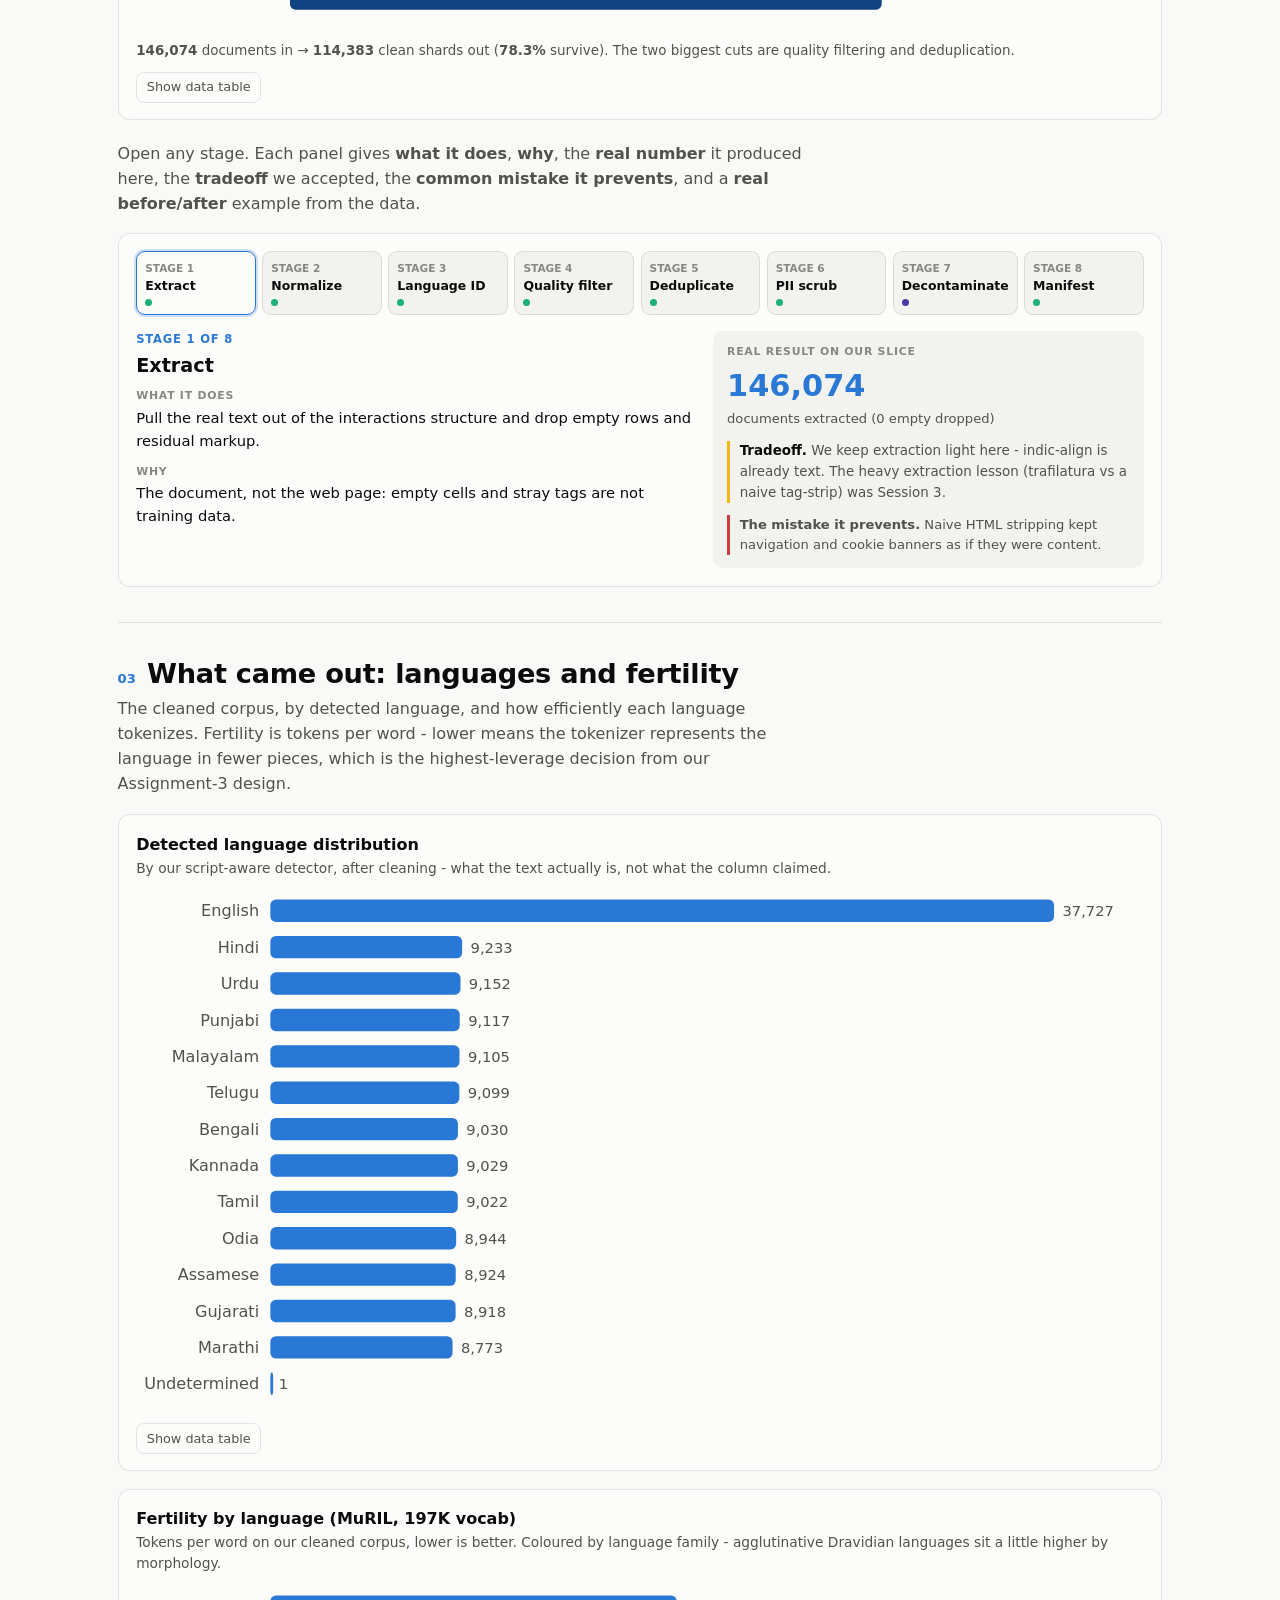
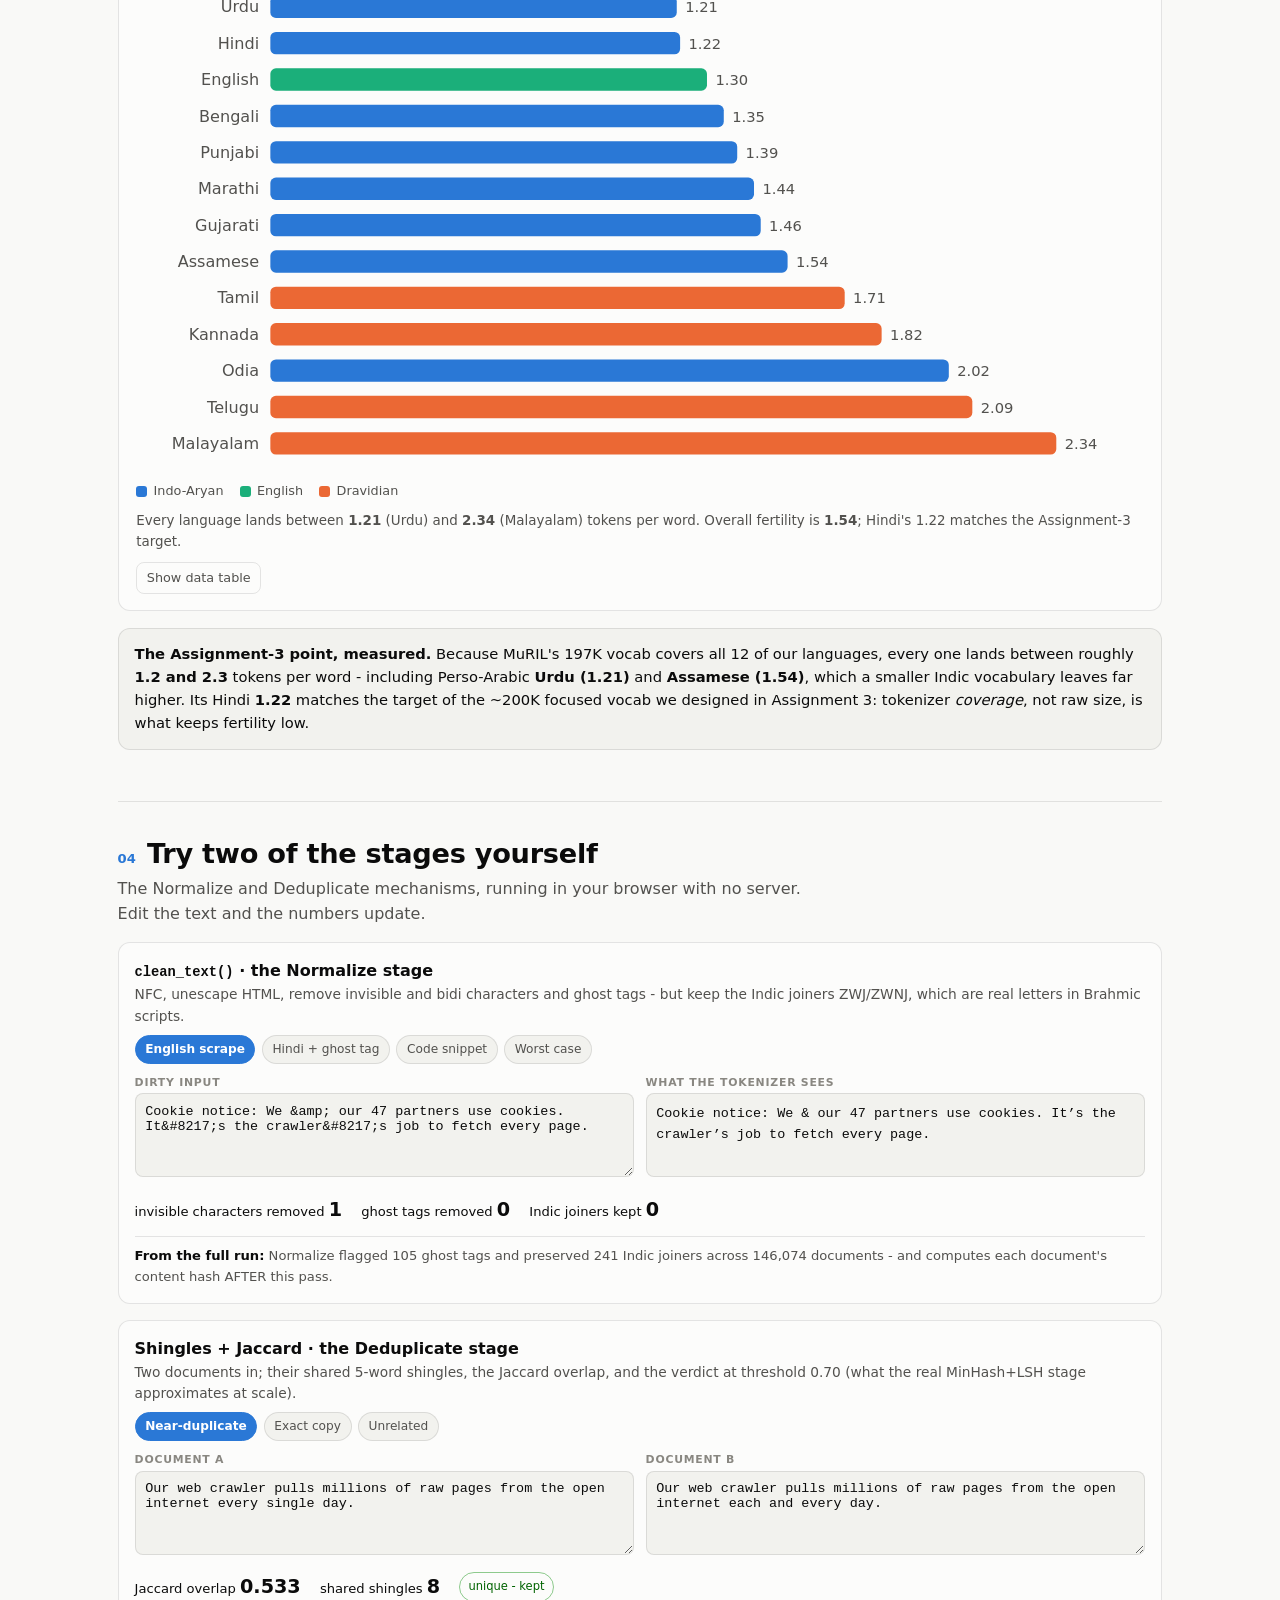
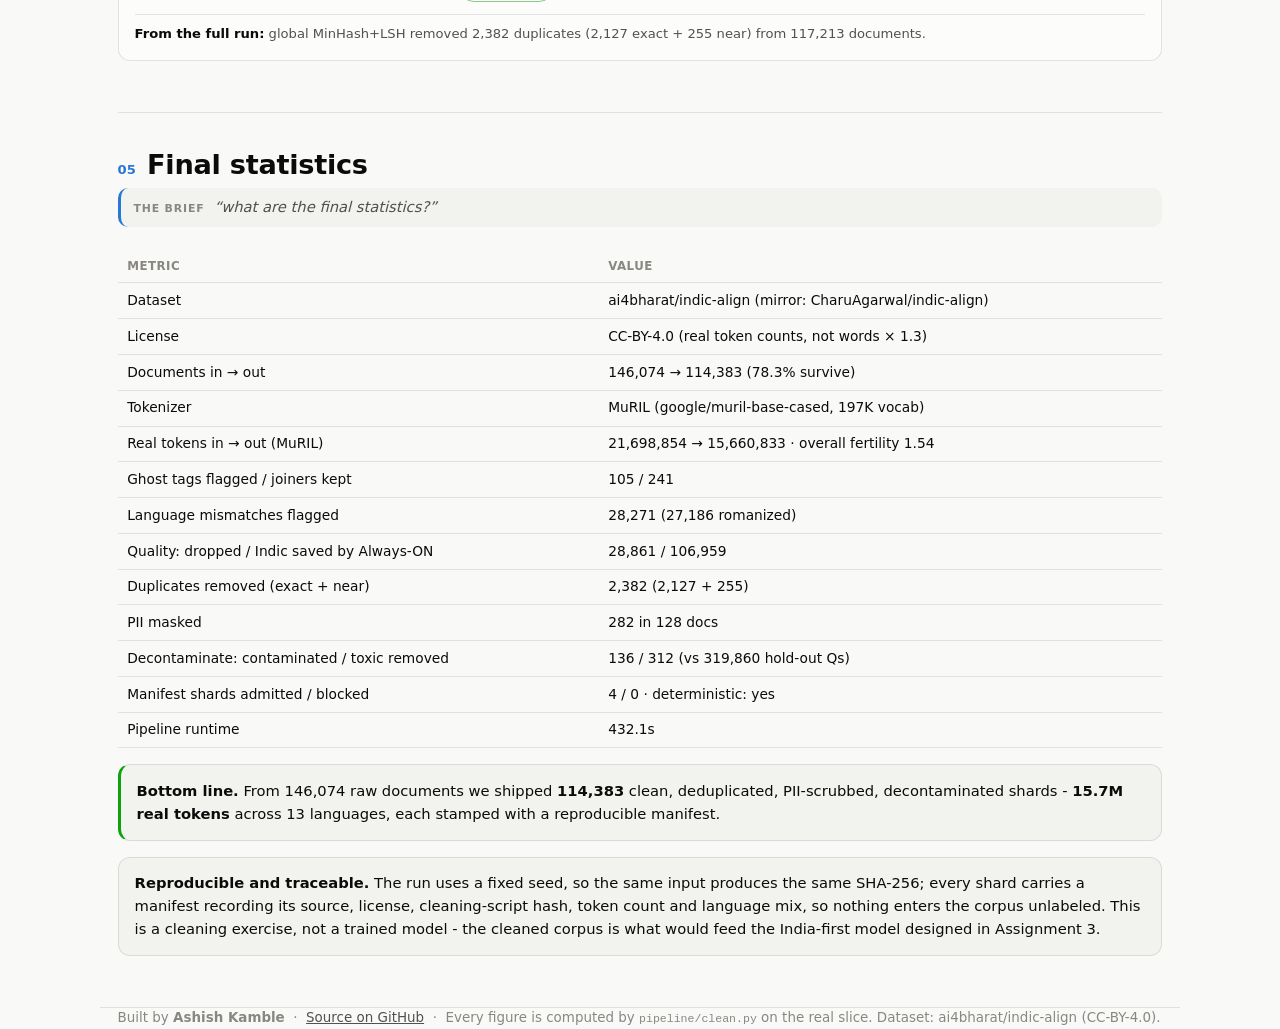
<file: assignment-4/site/index.html>
<!doctype html>
<html lang="en" data-theme="">
<head>
<meta charset="utf-8" />
<meta name="viewport" content="width=device-width, initial-scale=1" />
<title>India-First Data Cleanup - Assignment 4</title>
<meta name="description" content="Eight Session-4 data-cleaning strategies applied for real to a 12-language slice of ai4bharat/indic-align: what was cleaned, why, the tradeoffs, and the final statistics." />
<link rel="stylesheet" href="styles.css" />
</head>
<body data-palette="#2a78d6,#eb6834,#1baf7a,#eda100,#e87ba4,#008300,#4a3aa7,#e34948">

<div class="topbar">
  <div class="brand">India-First Cleanup <span>/ ERA V5 &middot; Assignment 4</span></div>
  <button class="theme-toggle" id="themeToggle" aria-label="Toggle light or dark theme">
    <span id="themeIcon">&#9788;</span><span id="themeLabel">Light</span>
  </button>
</div>

<main class="wrap">

  <!-- ===================== HERO + SUMMARY ===================== -->
  <header class="hero">
    <div class="eyebrow">Session 4 &middot; how raw data becomes training data</div>
    <h1>Eight cleaning strategies, run for real on Indian-language data.</h1>
    <p class="thesis">
      Session 4's single lesson: <strong>raw data is not training data</strong> until a reproducible
      pipeline has normalized it, filtered it, deduplicated it, scrubbed its PII, checked it for
      benchmark contamination, and recorded where every shard came from. We took a slice of
      <strong><span class="mono">ai4bharat/indic-align</span></strong> across our 12 Assignment-3
      languages and ran all eight stages on it. <strong>Every number on this page is computed by the
      pipeline, not written by hand.</strong>
    </p>
    <div class="chips">
      <span class="chip"><b>8</b> strategies</span>
      <span class="chip">dataset: <b>indic-align</b></span>
      <span class="chip"><b>12</b> Indian languages</span>
      <span class="chip">tokenizer: <b>MuRIL</b> 197K</span>
    </div>

    <!-- the summary an examiner should see before reading anything else -->
    <p class="pb-lab" style="margin-top:1.4rem">The whole run in one line</p>
    <div class="summary-strip" id="summaryStrip"><!-- injected: before -> after --></div>

    <p class="pb-lab" style="margin-top:1.1rem">The result at a glance</p>
    <div class="kpi" id="kpi"><!-- injected --></div>
  </header>

  <!-- ===================== HOW MANY STRATEGIES ===================== -->
  <section id="count">
    <div class="sec-head"><span class="sec-num">Q1</span><h2>How many strategies are in the session?</h2></div>
    <div class="asks"><span class="lab">The brief</span><q>find how many strategies are listed in this session, and what they are.</q></div>
    <p class="sec-lead">
      <strong>Eight.</strong> The count agrees three ways: the session's <em>Cleaning Pipeline Map</em> walks
      through <strong>8 stages</strong>; the closing commitment lists eight in words (&ldquo;normalization,
      format discipline, quality filtering, deduplication, language validation, PII removal,
      decontamination, and the manifest&rdquo;); and the table of contents has nine cleanup sections, two of
      which are the same deduplication stage taught in two parts. Here they are, in pipeline order:
    </p>
    <div class="cols" id="stratCards"><!-- injected: 8 cards --></div>
    <div class="callout">
      <b>Two details we did not hide.</b> The <b>ghost-tag / format-discipline</b> fix is not a ninth stage -
      it sits inside <b>Normalize</b> (the <span class="mono">clean_text()</span> pass flags ghost special
      tokens). And <b>deduplication</b> is one stage taught in two lessons (the MinHash+LSH mechanism, then
      global dedup at scale). We also handle two extra concerns the session raises - <b>ghost tags</b> and
      <b>safety / toxicity</b> - and report them with the stages they belong to.
    </div>
  </section>

  <!-- ===================== DATASET (what we clean) ===================== -->
  <section id="dataset">
    <div class="sec-head"><span class="sec-num">01</span><h2>The dataset we clean, and why</h2></div>
    <div class="asks"><span class="lab">The brief</span><q>find a 10-100M-token dataset (not the example) - ideally one you met in Session 3.</q></div>
    <p class="sec-lead">
      Before cleaning anything, we chose what to clean: <strong>ai4bharat/indic-align</strong> (mirror
      <span class="mono">CharuAgarwal/indic-align</span>, CC-BY-4.0) - the AI4Bharat instruction corpus, the
      same family as Sangraha that Session 3 uses as its running example. It covers all
      <strong>12 Assignment-3 languages</strong>, stores each item as parallel translations in one column
      per language (so the column name is a <em>claimed</em> language we can test against detection), and
      ships a toxic subset for the safety check. We stream a slice inside the 10-100M-token requirement -
      the &ldquo;take a part of it&rdquo; the session explicitly allows.
    </p>
    <div class="cols">
      <div class="card"><div class="k">Corpus</div><h3>indic-align</h3>
        <p>Sources used: <b>Dolly</b> (15,011 items translated to 14 languages), <b>Anudesh</b> (native
        conversation), and the <b>HH-RLHF</b> + <b>ToxicMatrix</b> safety sets. Different sources arrive in
        different formats, which is what gives the ghost-tag check something to do.</p></div>
      <div class="card"><div class="k">Hold-out (never trained on)</div><h3>mmlu-indic + trivia-qa-indic-mcq</h3>
        <p>Two Indic MCQ <b>benchmarks</b> (found in Session 3). They stay out of the corpus; we scan the
        corpus <i>against</i> them in the decontamination stage, so that check measures real leakage rather
        than describing the idea.</p></div>
      <div class="card"><div class="k">Tokenizer</div><h3>MuRIL (197K)</h3>
        <p>Google's Indian-language tokenizer, covering all 17 scheduled languages incl. Urdu and Assamese -
        the real-world instance of the ~200K focused vocab we designed in Assignment 3, so the token counts
        and fertility are honest.</p></div>
    </div>
    <div class="data-table-wrap"><table class="data-table" id="sourceTable"><!-- injected --></table></div>
  </section>

  <!-- ===================== THE WALKABLE PIPELINE (funnel + walker) ===================== -->
  <section id="walk">
    <div class="sec-head"><span class="sec-num">02</span><h2>The pipeline, stage by stage</h2></div>
    <div class="asks"><span class="lab">The brief</span><q>what was cleaned and why did you clean it like that - and any tradeoffs?</q></div>
    <p class="sec-lead">The corpus enters on the left and eight stages each remove one kind of problem. Here
      is how much survives each stage, and then a panel per stage you can open.</p>

    <div class="pipe-inout" id="pipeInOut"><!-- injected: docs/tokens in -> out --></div>

    <figure class="figure">
      <div class="fig-title">Documents surviving each stage</div>
      <div class="fig-sub">Document counts, left to right through the pipeline. The two large drops are quality filtering and deduplication.</div>
      <div class="chart-scroll"><div class="chart-host" id="figFunnel"></div></div>
      <p class="fig-note" id="funnelNote"></p>
      <button class="tbl-toggle" data-table="figFunnel-table">Show data table</button>
      <div id="figFunnel-table" hidden></div>
    </figure>

    <p class="sec-lead" style="margin-top:1.4rem">Open any stage. Each panel gives <b>what it does</b>,
      <b>why</b>, the <b>real number</b> it produced here, the <b>tradeoff</b> we accepted, the
      <b>common mistake it prevents</b>, and a <b>real before/after</b> example from the data.</p>
    <div class="pipe">
      <div class="pipe-stages" id="pipeStages"><!-- injected: 8 stage buttons --></div>
      <div class="pipe-body" id="pipeBody"><!-- injected: selected stage detail --></div>
    </div>
  </section>

  <!-- ===================== LANGUAGE + FERTILITY ===================== -->
  <section id="langs">
    <div class="sec-head"><span class="sec-num">03</span><h2>What came out: languages and fertility</h2></div>
    <p class="sec-lead">The cleaned corpus, by detected language, and how efficiently each language
      tokenizes. Fertility is tokens per word - lower means the tokenizer represents the language in fewer
      pieces, which is the highest-leverage decision from our Assignment-3 design.</p>
    <figure class="figure">
      <div class="fig-title">Detected language distribution</div>
      <div class="fig-sub">By our script-aware detector, after cleaning - what the text actually is, not what the column claimed.</div>
      <div class="chart-scroll"><div class="chart-host" id="figLang"></div></div>
      <button class="tbl-toggle" data-table="figLang-table">Show data table</button>
      <div id="figLang-table" hidden></div>
    </figure>
    <figure class="figure">
      <div class="fig-title">Fertility by language (MuRIL, 197K vocab)</div>
      <div class="fig-sub">Tokens per word on our cleaned corpus, lower is better. Coloured by language family - agglutinative Dravidian languages sit a little higher by morphology.</div>
      <div class="chart-scroll"><div class="chart-host" id="figFert"></div></div>
      <div class="legend" id="figFert-legend"></div>
      <p class="fig-note" id="fertNote"></p>
      <button class="tbl-toggle" data-table="figFert-table">Show data table</button>
      <div id="figFert-table" hidden></div>
    </figure>
    <div class="callout">
      <b>The Assignment-3 point, measured.</b> Because MuRIL's 197K vocab covers all 12 of our languages,
      every one lands between roughly <b>1.2 and 2.3</b> tokens per word - including Perso-Arabic
      <b>Urdu (1.21)</b> and <b>Assamese (1.54)</b>, which a smaller Indic vocabulary leaves far higher. Its
      Hindi <b>1.22</b> matches the target of the ~200K focused vocab we designed in Assignment 3:
      tokenizer <i>coverage</i>, not raw size, is what keeps fertility low.
    </div>
  </section>

  <!-- ===================== LIVE DEMOS ===================== -->
  <section id="live">
    <div class="sec-head"><span class="sec-num">04</span><h2>Try two of the stages yourself</h2></div>
    <p class="sec-lead">The Normalize and Deduplicate mechanisms, running in your browser with no server.
      Edit the text and the numbers update.</p>

    <div class="demo">
      <div class="fig-title"><span class="mono">clean_text()</span> &middot; the Normalize stage</div>
      <div class="fig-sub">NFC, unescape HTML, remove invisible and bidi characters and ghost tags - but keep the Indic joiners ZWJ/ZWNJ, which are real letters in Brahmic scripts.</div>
      <div class="presets" id="ntPresets"></div>
      <div class="row">
        <div><span class="pb-lab">Dirty input</span><textarea id="ntIn"></textarea></div>
        <div><span class="pb-lab">What the tokenizer sees</span><div class="out" id="ntOut"></div></div>
      </div>
      <div class="counters">
        <span>invisible characters removed <b id="ntNoise">0</b></span>
        <span>ghost tags removed <b id="ntGhost">0</b></span>
        <span>Indic joiners kept <b id="ntJoin">0</b></span>
      </div>
      <div class="demo-stat" id="ntStat"></div>
    </div>

    <div class="demo">
      <div class="fig-title">Shingles + Jaccard &middot; the Deduplicate stage</div>
      <div class="fig-sub">Two documents in; their shared 5-word shingles, the Jaccard overlap, and the verdict at threshold 0.70 (what the real MinHash+LSH stage approximates at scale).</div>
      <div class="presets" id="dupPresets"></div>
      <div class="row">
        <div><span class="pb-lab">Document A</span><textarea id="dupA"></textarea></div>
        <div><span class="pb-lab">Document B</span><textarea id="dupB"></textarea></div>
      </div>
      <div class="counters">
        <span>Jaccard overlap <b id="dupJac">0</b></span>
        <span>shared shingles <b id="dupShare">0</b></span>
        <span id="dupVerdict" class="pill">-</span>
      </div>
      <div class="demo-stat" id="dupStat"></div>
    </div>
  </section>

  <!-- ===================== FINAL STATS ===================== -->
  <section id="final">
    <div class="sec-head"><span class="sec-num">05</span><h2>Final statistics</h2></div>
    <div class="asks"><span class="lab">The brief</span><q>what are the final statistics?</q></div>
    <div class="data-table-wrap"><table class="data-table" id="finalTable"><!-- injected --></table></div>
    <div class="callout good" id="finalCallout"></div>
    <div class="callout">
      <b>Reproducible and traceable.</b> The run uses a fixed seed, so the same input produces the same
      SHA-256; every shard carries a manifest recording its source, license, cleaning-script hash, token
      count and language mix, so nothing enters the corpus unlabeled. This is a cleaning exercise, not a
      trained model - the cleaned corpus is what would feed the India-first model designed in Assignment 3.
    </div>
  </section>

</main>

<footer class="wrap">
  <span>Built by <b>Ashish Kamble</b></span> &nbsp;&middot;&nbsp;
  <a href="https://github.com/AshishGKamble/erav5" target="_blank" rel="noopener">Source on GitHub</a>
  &nbsp;&middot;&nbsp; <span>Every figure is computed by <span class="mono">pipeline/clean.py</span> on the real slice. Dataset: ai4bharat/indic-align (CC-BY-4.0).</span>
</footer>

<div class="tooltip" id="tooltip" role="status" aria-live="polite"></div>
<script src="app.js" defer></script>
</body>
</html>
</file>
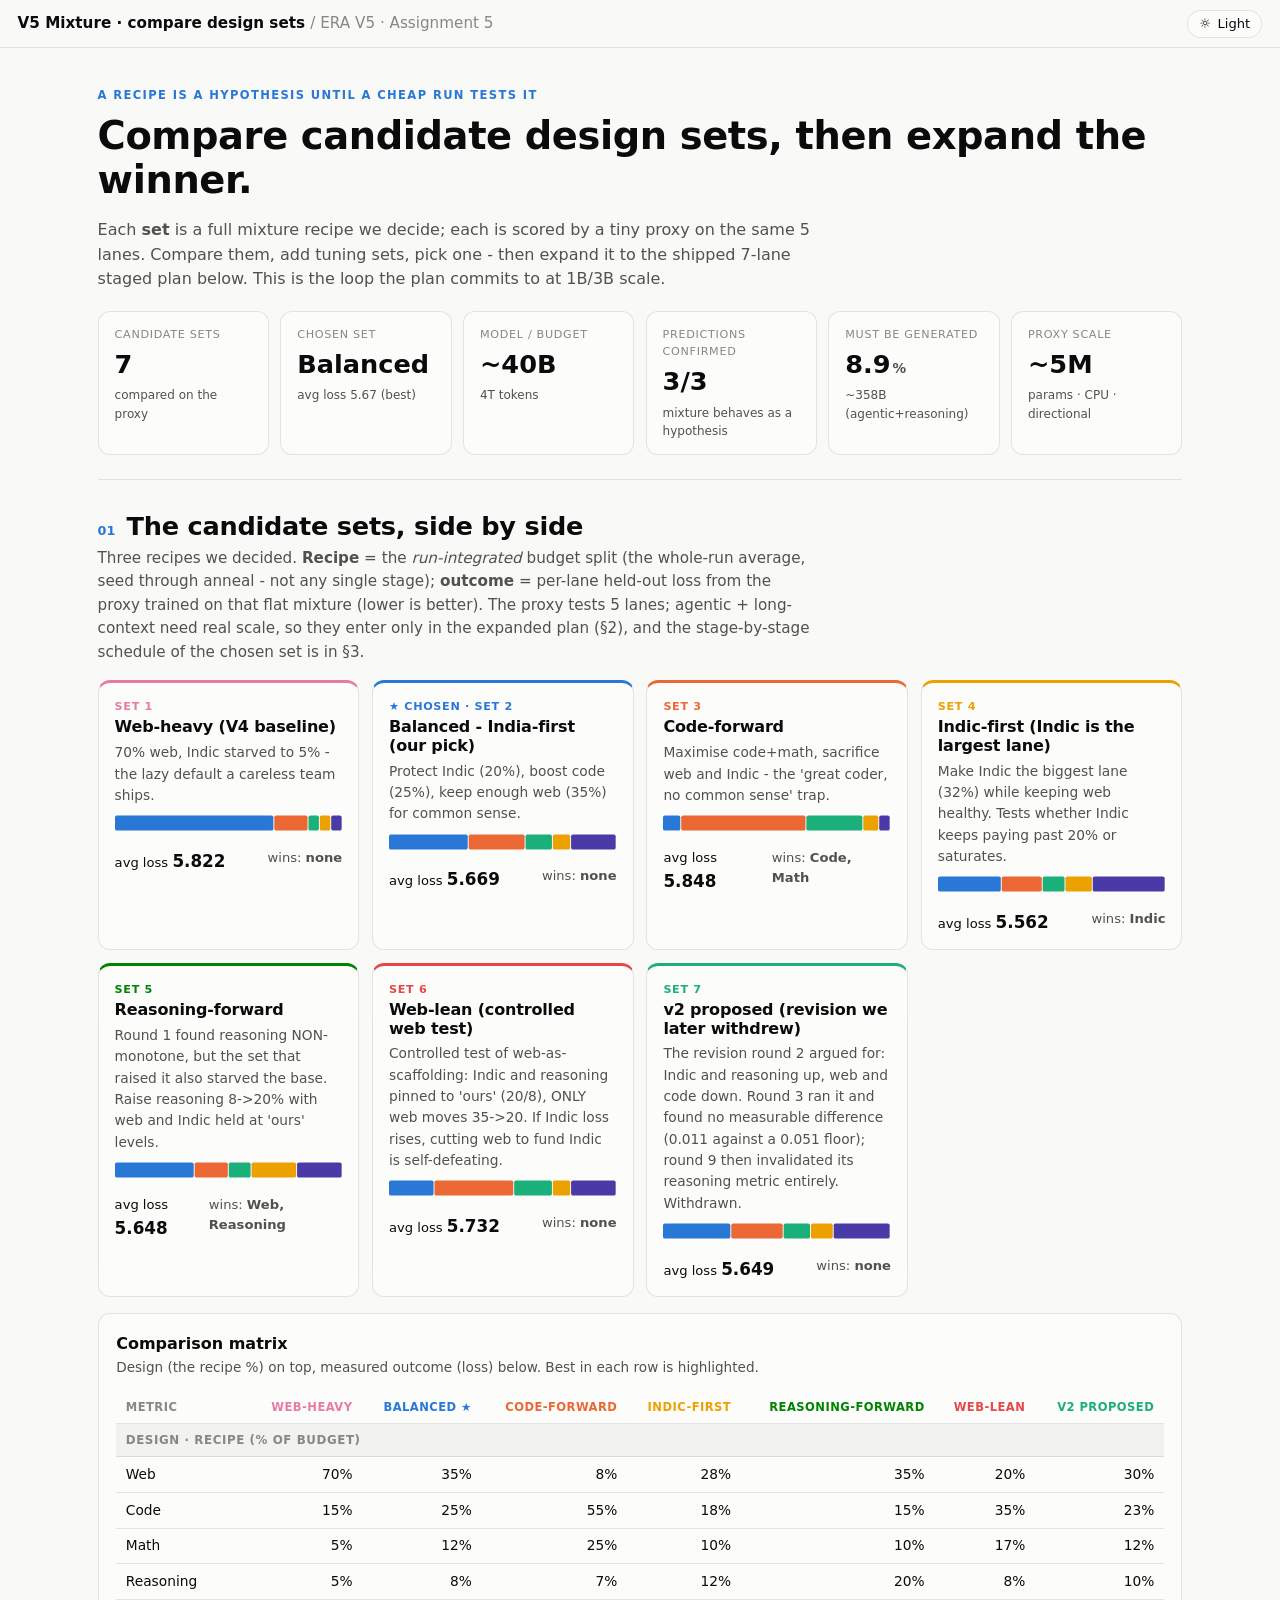
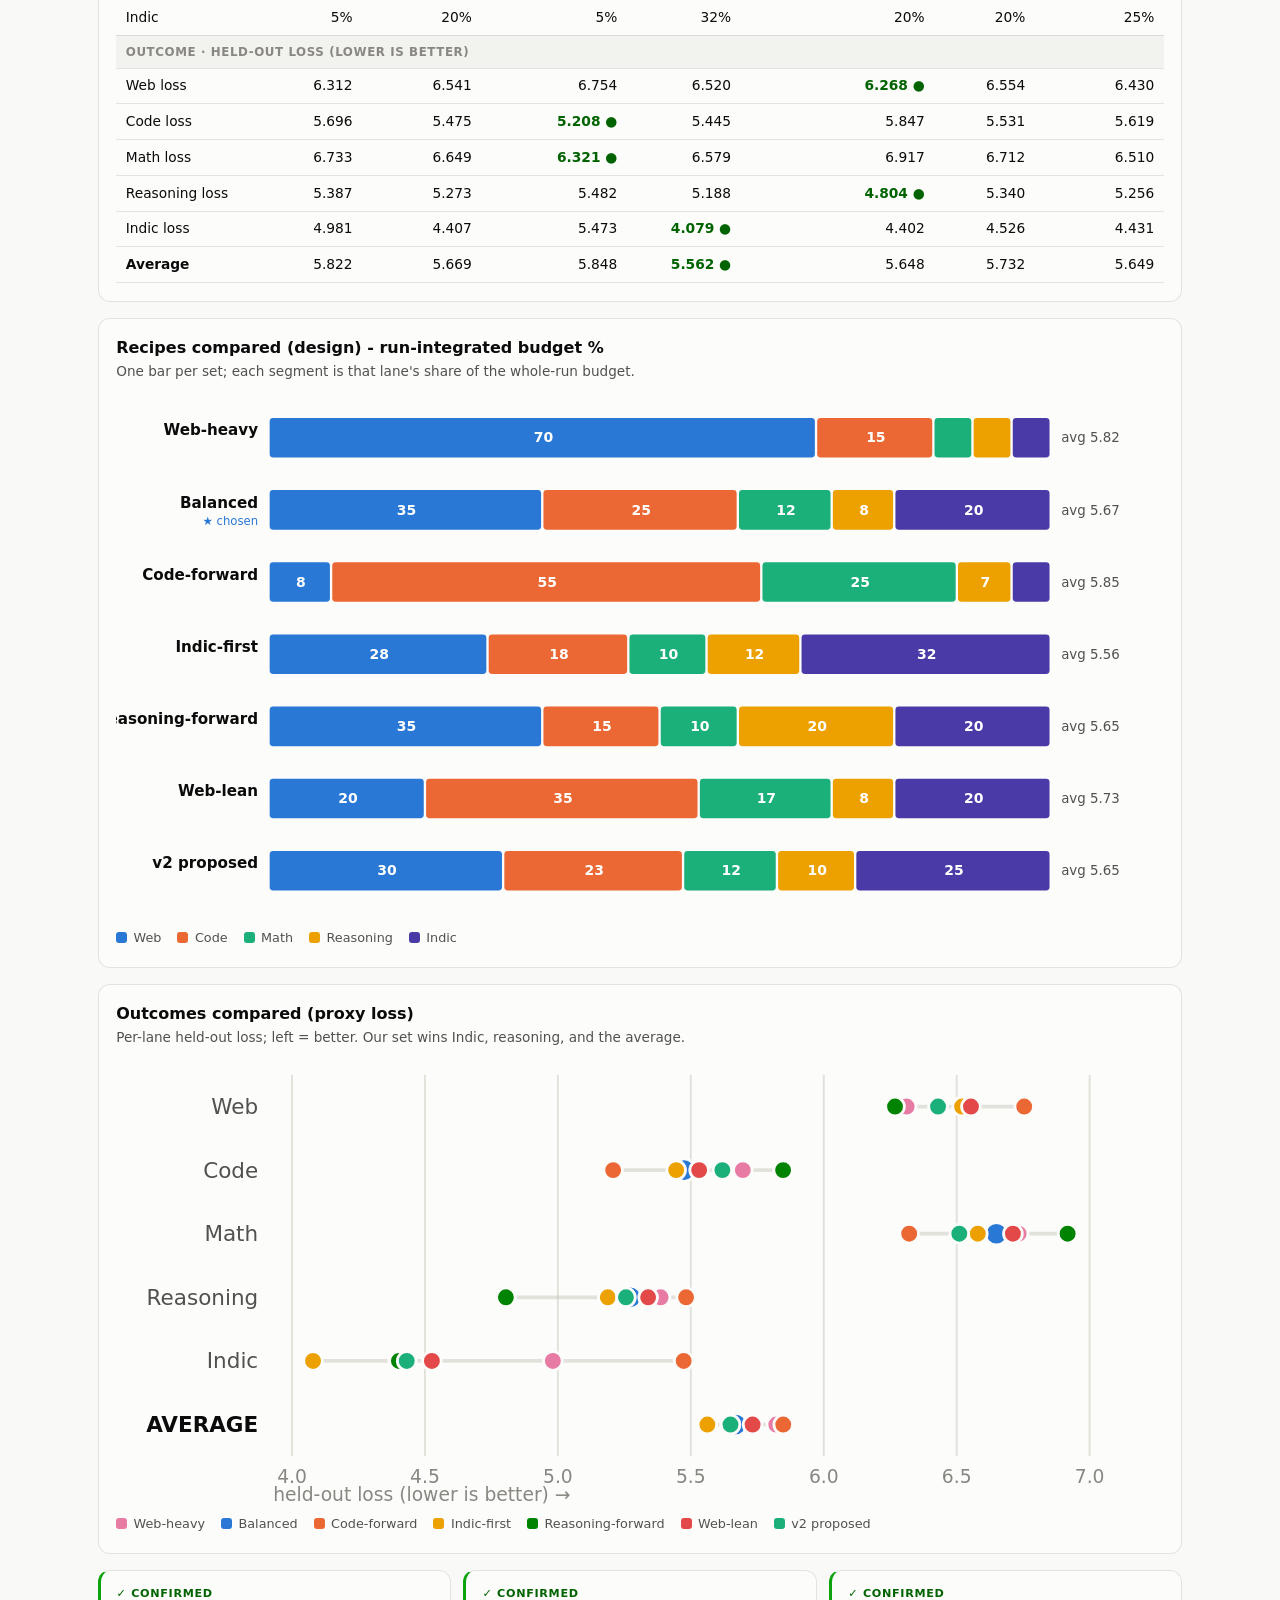
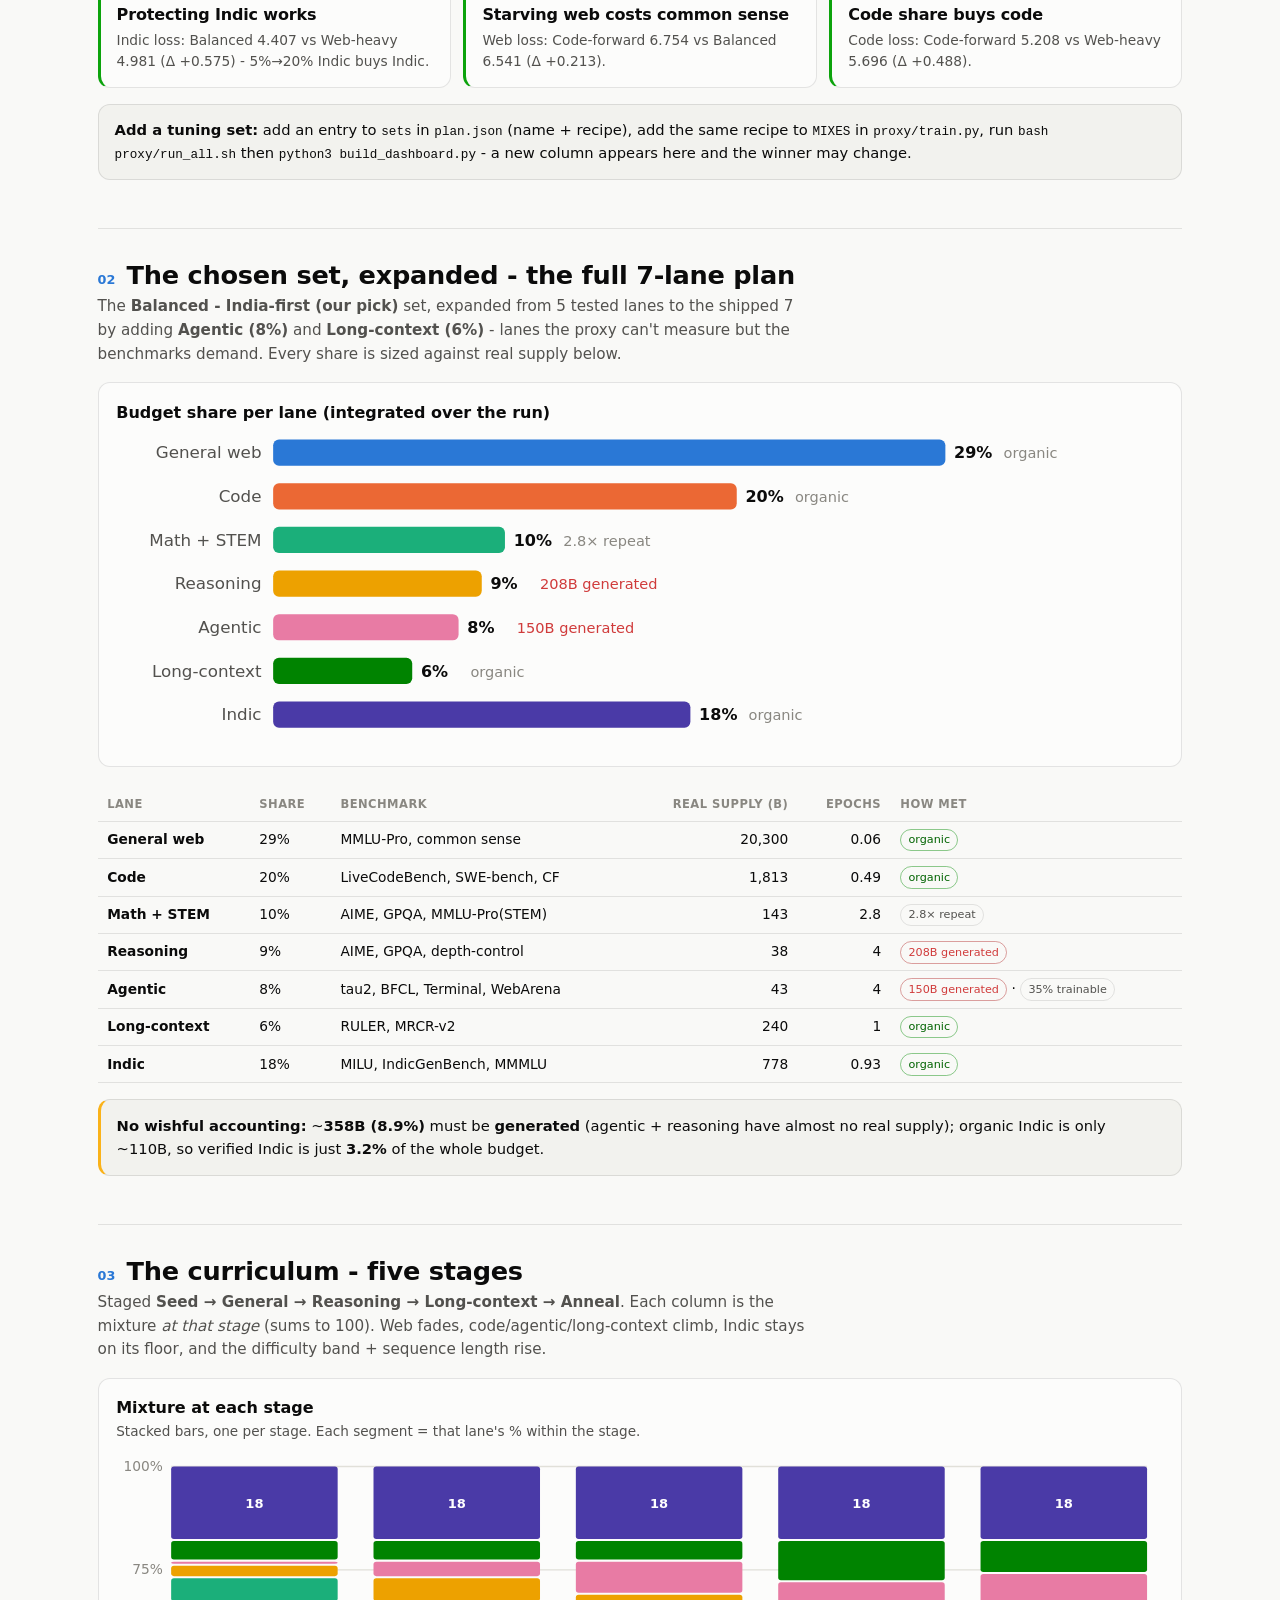
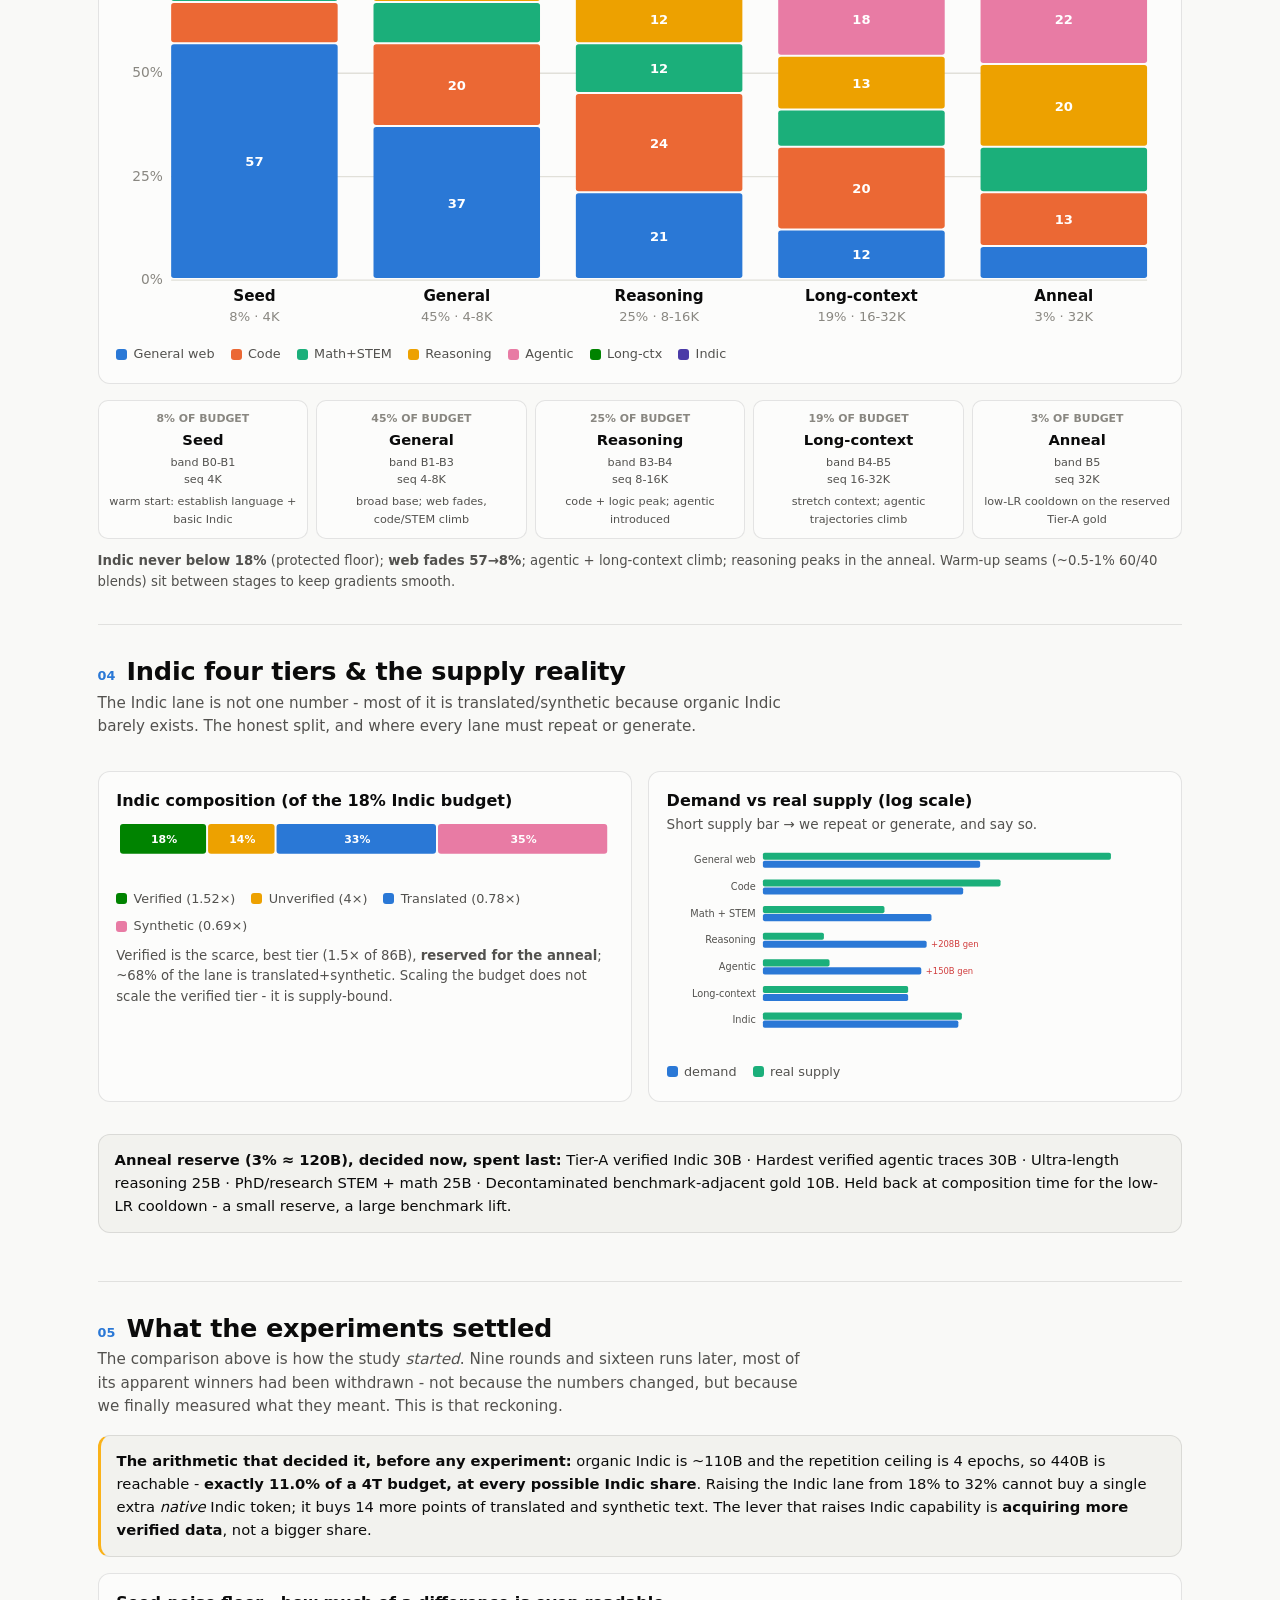
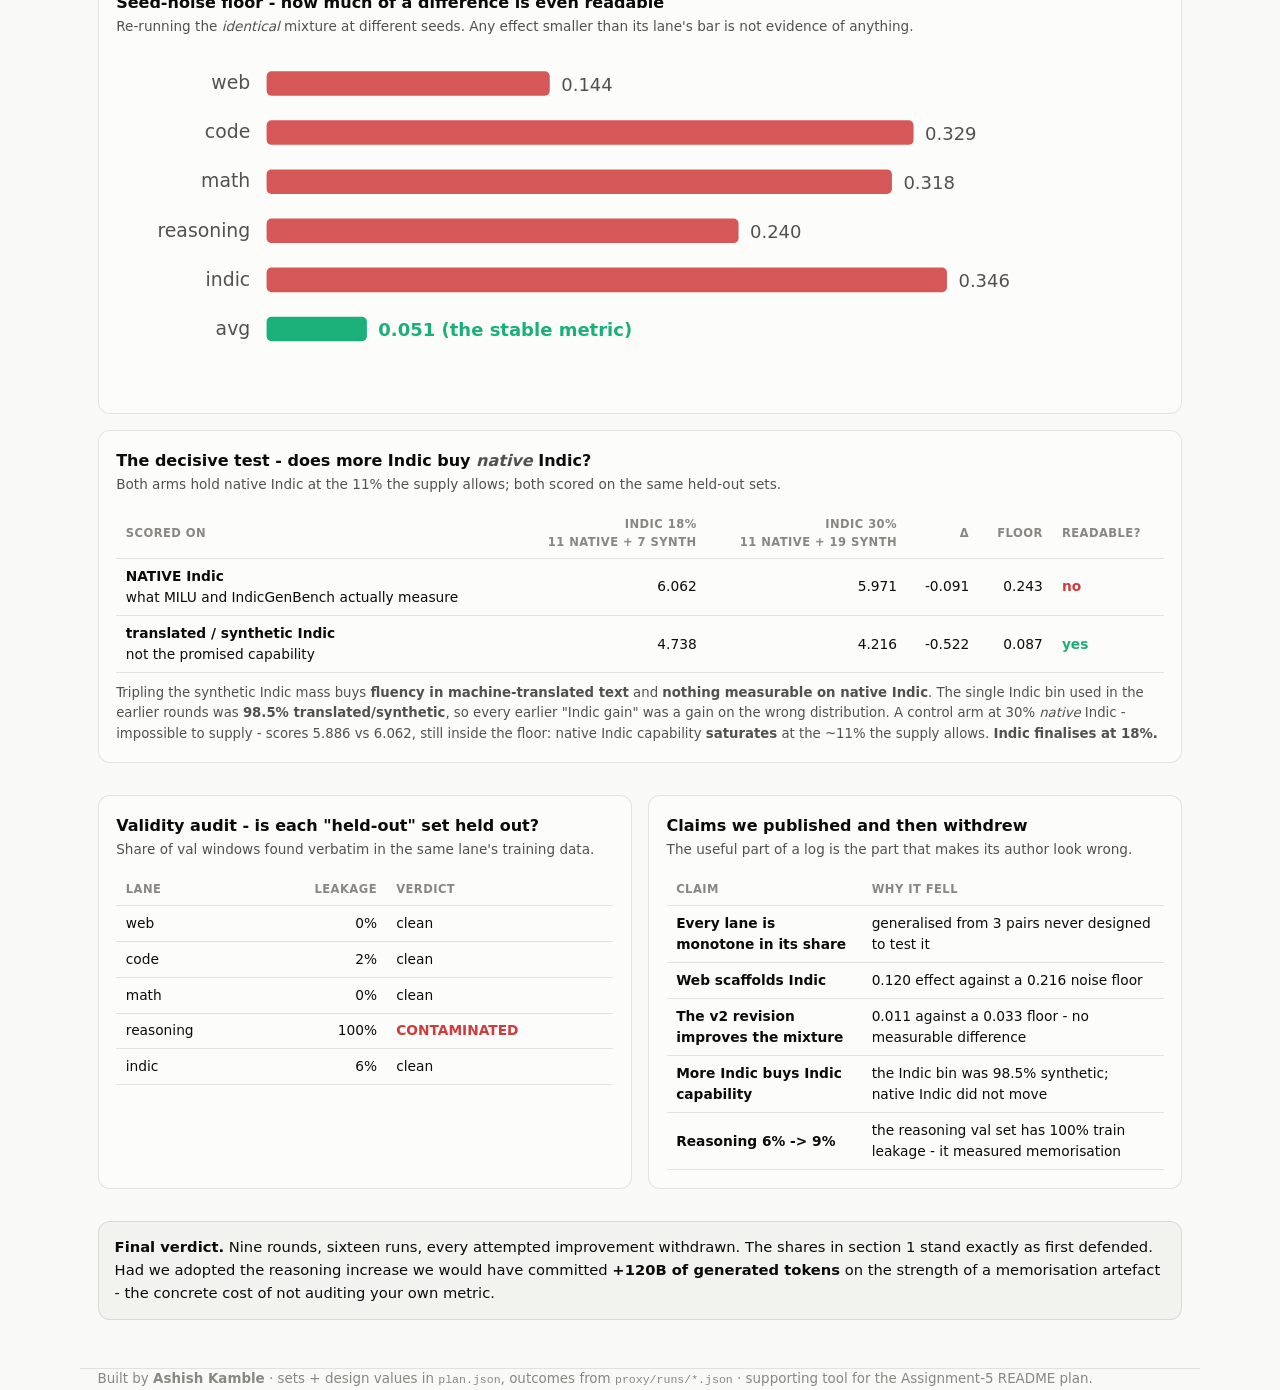
<file: assignment-5/site/index.html>
<!doctype html>
<html lang="en" data-theme="">
<head>
<meta charset="utf-8" />
<meta name="viewport" content="width=device-width, initial-scale=1" />
<title>V5 Mixture - Compare Design Sets</title>
<meta name="description" content="Compare candidate design sets for the V5 India-first data mixture side by side - each a full recipe with its measured proxy outcome - then expand the chosen set to the full staged plan. A control panel to tune before the 1B/3B runs." />
<link rel="stylesheet" href="styles.css" />
<body data-palette="#2a78d6,#eb6834,#1baf7a,#eda100,#e87ba4,#008300,#4a3aa7,#e34948">

<div class="topbar">
  <div class="brand">V5 Mixture &middot; compare design sets <span>/ ERA V5 &middot; Assignment 5</span></div>
  <button class="theme-toggle" id="themeToggle" aria-label="Toggle theme"><span id="themeIcon">&#9788;</span><span id="themeLabel">Light</span></button>
</div>

<main class="wrap">
  <header class="hero">
    <div class="eyebrow">A recipe is a hypothesis until a cheap run tests it</div>
    <h1>Compare candidate design sets, then expand the winner.</h1>
    <p class="lead">Each <strong>set</strong> is a full mixture recipe we decide; each is scored by a tiny
      proxy on the same 5 lanes. Compare them, add tuning sets, pick one - then expand it to the shipped
      7-lane staged plan below. This is the loop the plan commits to at 1B/3B scale.</p>
    <div class="kpi" id="kpi"></div>
  </header>

  <!-- ============ SECTION 1: COMPARE SETS ============ -->
  <section id="sets">
    <div class="sec-head"><span class="sec-num">01</span><h2>The candidate sets, side by side</h2></div>
    <p class="sec-lead">Three recipes we decided. <strong>Recipe</strong> = the <em>run-integrated</em> budget
      split (the whole-run average, seed through anneal - not any single stage); <strong>outcome</strong> =
      per-lane held-out loss from the proxy trained on that flat mixture (lower is better). The proxy tests 5
      lanes; agentic + long-context need real scale, so they enter only in the expanded plan (&sect;2), and the
      stage-by-stage schedule of the chosen set is in &sect;3.</p>
    <div class="cols" id="setCards"></div>

    <figure class="figure">
      <div class="fig-title">Comparison matrix</div>
      <div class="fig-sub">Design (the recipe %) on top, measured outcome (loss) below. Best in each row is highlighted.</div>
      <div class="data-table-wrap"><table class="data-table" id="compareTable"></table></div>
    </figure>

    <figure class="figure">
      <div class="fig-title">Recipes compared (design) - run-integrated budget %</div>
      <div class="fig-sub">One bar per set; each segment is that lane's share of the whole-run budget.</div>
      <div class="chart-scroll"><div class="chart-host" id="figRecipes"></div></div>
      <div class="legend" id="figRecipes-legend"></div>
    </figure>
    <figure class="figure">
      <div class="fig-title">Outcomes compared (proxy loss)</div>
      <div class="fig-sub">Per-lane held-out loss; left = better. Our set wins Indic, reasoning, and the average.</div>
      <div class="chart-scroll"><div class="chart-host" id="figLoss"></div></div>
      <div class="legend" id="figLoss-legend"></div>
    </figure>

    <div class="cols" id="verdicts"></div>
    <div class="callout" id="addSet"></div>
  </section>

  <!-- ============ SECTION 2: CHOSEN SET EXPANDED ============ -->
  <section id="expanded">
    <div class="sec-head"><span class="sec-num">02</span><h2>The chosen set, expanded - the full 7-lane plan</h2></div>
    <p class="sec-lead" id="expandedLead"></p>
    <figure class="figure">
      <div class="fig-title">Budget share per lane (integrated over the run)</div>
      <div class="chart-scroll"><div class="chart-host" id="figShares"></div></div>
    </figure>
    <div class="data-table-wrap"><table class="data-table" id="supplyTable"></table></div>
    <div class="callout warn" id="supplyNote"></div>
  </section>

  <!-- ============ SECTION 3: STAGES ============ -->
  <section id="stages">
    <div class="sec-head"><span class="sec-num">03</span><h2>The curriculum - five stages</h2></div>
    <p class="sec-lead">Staged <strong>Seed &rarr; General &rarr; Reasoning &rarr; Long-context &rarr; Anneal</strong>.
      Each column is the mixture <em>at that stage</em> (sums to 100). Web fades, code/agentic/long-context climb,
      Indic stays on its floor, and the difficulty band + sequence length rise.</p>
    <figure class="figure">
      <div class="fig-title">Mixture at each stage</div>
      <div class="fig-sub">Stacked bars, one per stage. Each segment = that lane's % within the stage.</div>
      <div class="chart-scroll"><div class="chart-host" id="figStages"></div></div>
      <div class="legend" id="figStages-legend"></div>
    </figure>
    <div class="stages" id="stageCards"></div>
    <p class="fig-note" id="stageNote"></p>
  </section>

  <!-- ============ SECTION 4: INDIC + SUPPLY ============ -->
  <section id="indic">
    <div class="sec-head"><span class="sec-num">04</span><h2>Indic four tiers &amp; the supply reality</h2></div>
    <p class="sec-lead">The Indic lane is not one number - most of it is translated/synthetic because organic
      Indic barely exists. The honest split, and where every lane must repeat or generate.</p>
    <div class="grid2">
      <figure class="figure">
        <div class="fig-title">Indic composition (of the 18% Indic budget)</div>
        <div class="chart-scroll"><div class="chart-host" id="figTiers"></div></div>
        <div class="legend" id="figTiers-legend"></div>
        <p class="fig-note" id="tiersNote"></p>
      </figure>
      <figure class="figure">
        <div class="fig-title">Demand vs real supply (log scale)</div>
        <div class="fig-sub">Short supply bar &rarr; we repeat or generate, and say so.</div>
        <div class="chart-scroll"><div class="chart-host" id="figDemand"></div></div>
        <div class="legend" id="figDemand-legend"></div>
      </figure>
    </div>
    <div class="callout" id="anneal"></div>
  </section>

  <!-- ============ SECTION 5: WHAT THE EXPERIMENTS SETTLED ============ -->
  <section id="settled">
    <div class="sec-head"><span class="sec-num">05</span><h2>What the experiments settled</h2></div>
    <p class="sec-lead">The comparison above is how the study <em>started</em>. Nine rounds and sixteen runs
      later, most of its apparent winners had been withdrawn - not because the numbers changed, but because
      we finally measured what they meant. This is that reckoning.</p>

    <div class="callout warn" id="pinned"></div>

    <figure class="figure">
      <div class="fig-title">Seed-noise floor - how much of a difference is even readable</div>
      <div class="fig-sub">Re-running the <em>identical</em> mixture at different seeds. Any effect smaller than its lane's bar is not evidence of anything.</div>
      <div class="chart-scroll"><div class="chart-host" id="figFloor"></div></div>
    </figure>

    <figure class="figure">
      <div class="fig-title">The decisive test - does more Indic buy <em>native</em> Indic?</div>
      <div class="fig-sub">Both arms hold native Indic at the 11% the supply allows; both scored on the same held-out sets.</div>
      <div class="data-table-wrap"><table class="data-table" id="tierTable"></table></div>
      <p class="fig-note" id="tierNote"></p>
    </figure>

    <div class="grid2">
      <figure class="figure">
        <div class="fig-title">Validity audit - is each "held-out" set held out?</div>
        <div class="fig-sub">Share of val windows found verbatim in the same lane's training data.</div>
        <div class="data-table-wrap"><table class="data-table" id="leakTable"></table></div>
      </figure>
      <figure class="figure">
        <div class="fig-title">Claims we published and then withdrew</div>
        <div class="fig-sub">The useful part of a log is the part that makes its author look wrong.</div>
        <div class="data-table-wrap"><table class="data-table" id="withdrawnTable"></table></div>
      </figure>
    </div>

    <div class="callout" id="finalVerdict"></div>
  </section>
</main>

<footer class="wrap">
  <span>Built by <b>Ashish Kamble</b></span> &middot; sets + design values in <span class="mono">plan.json</span>,
  outcomes from <span class="mono">proxy/runs/*.json</span> &middot; supporting tool for the Assignment-5 README plan.
</footer>

<div class="tooltip" id="tooltip" role="status" aria-live="polite"></div>
<script src="app.js" defer></script>
</body>
</html>
</file>
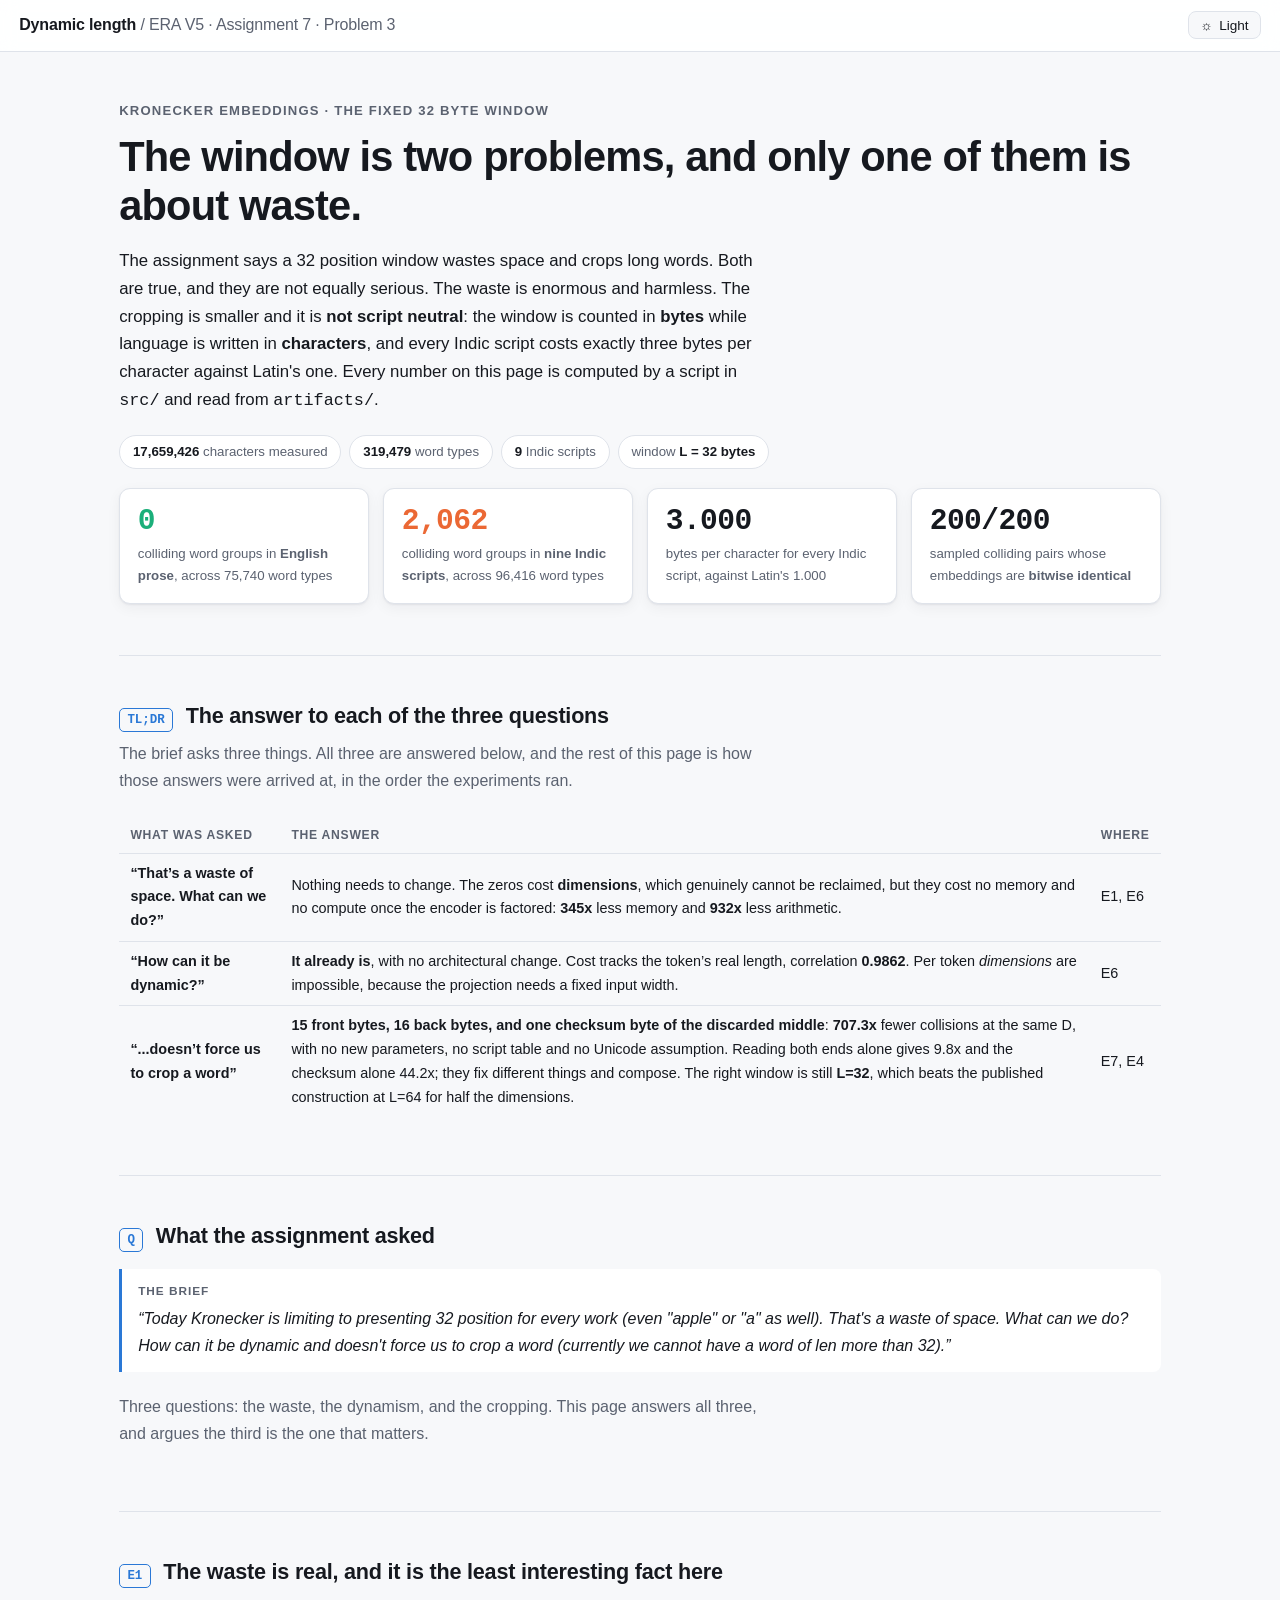
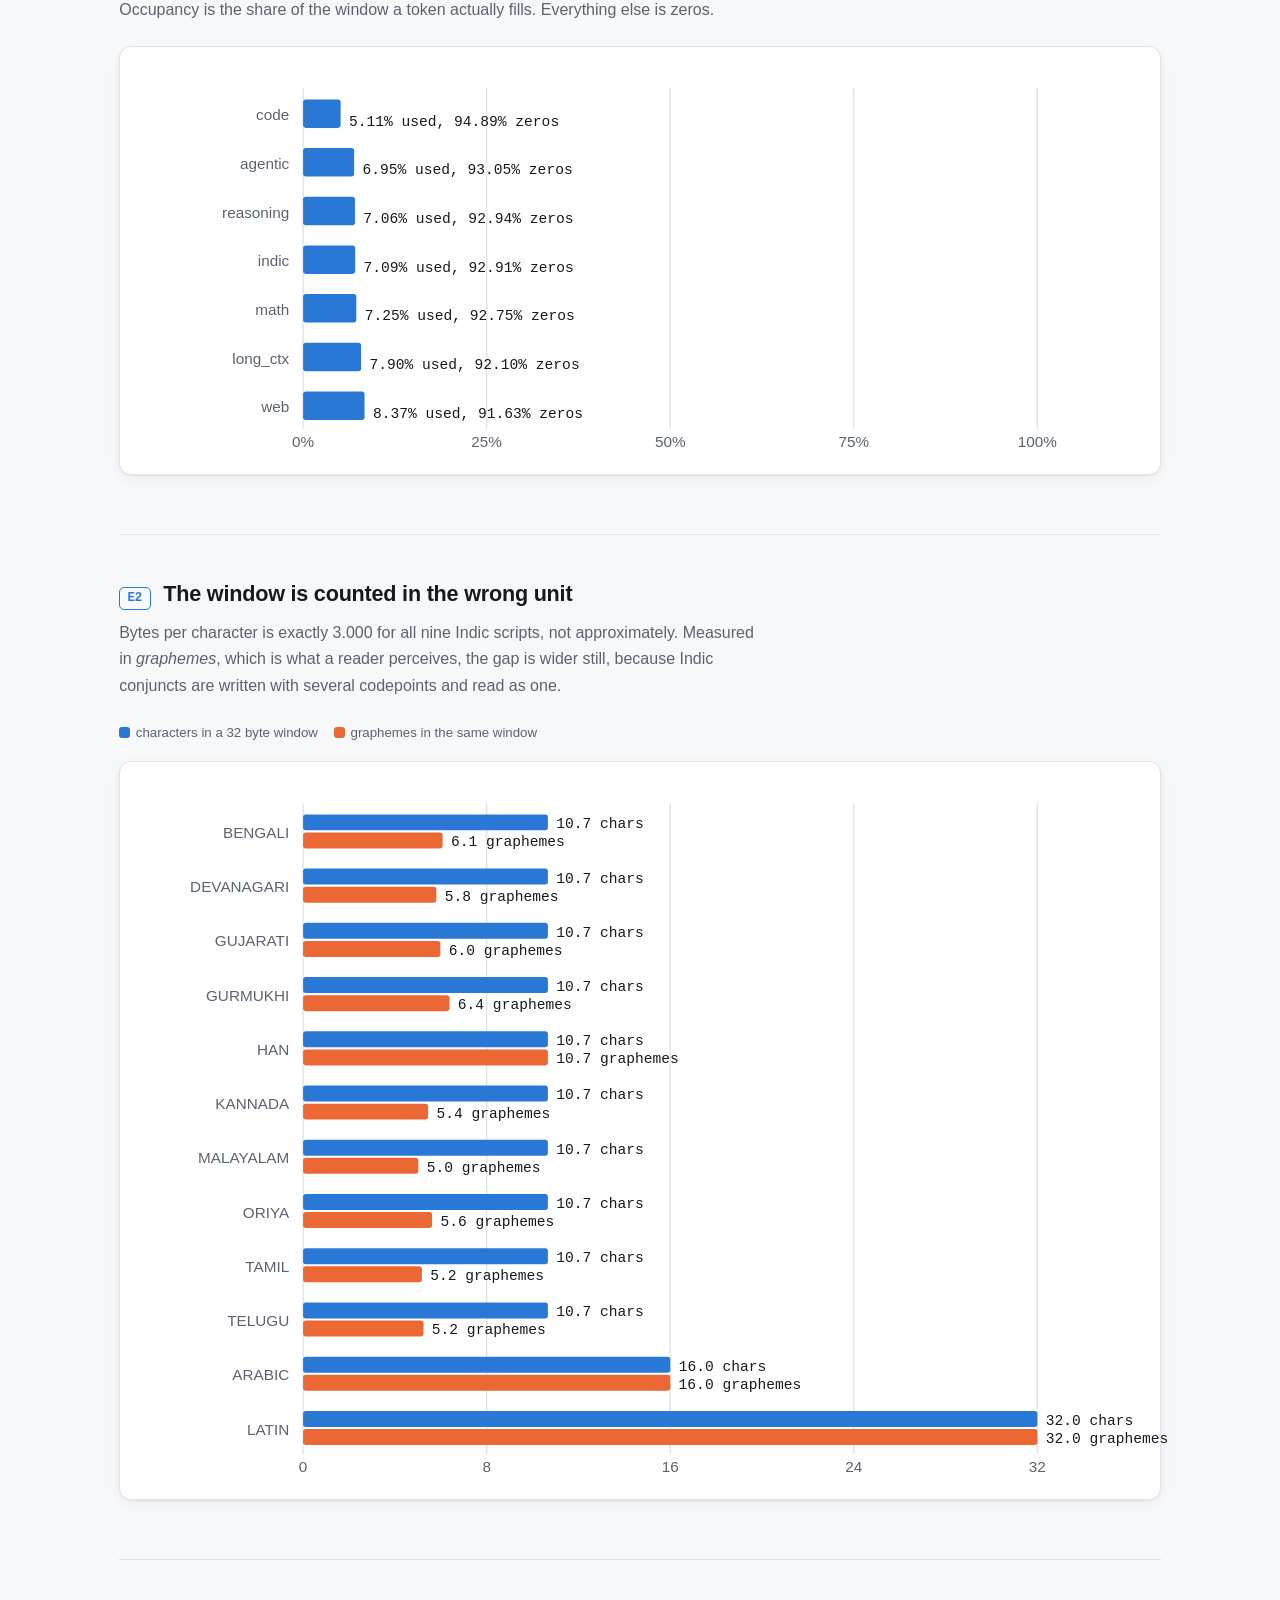
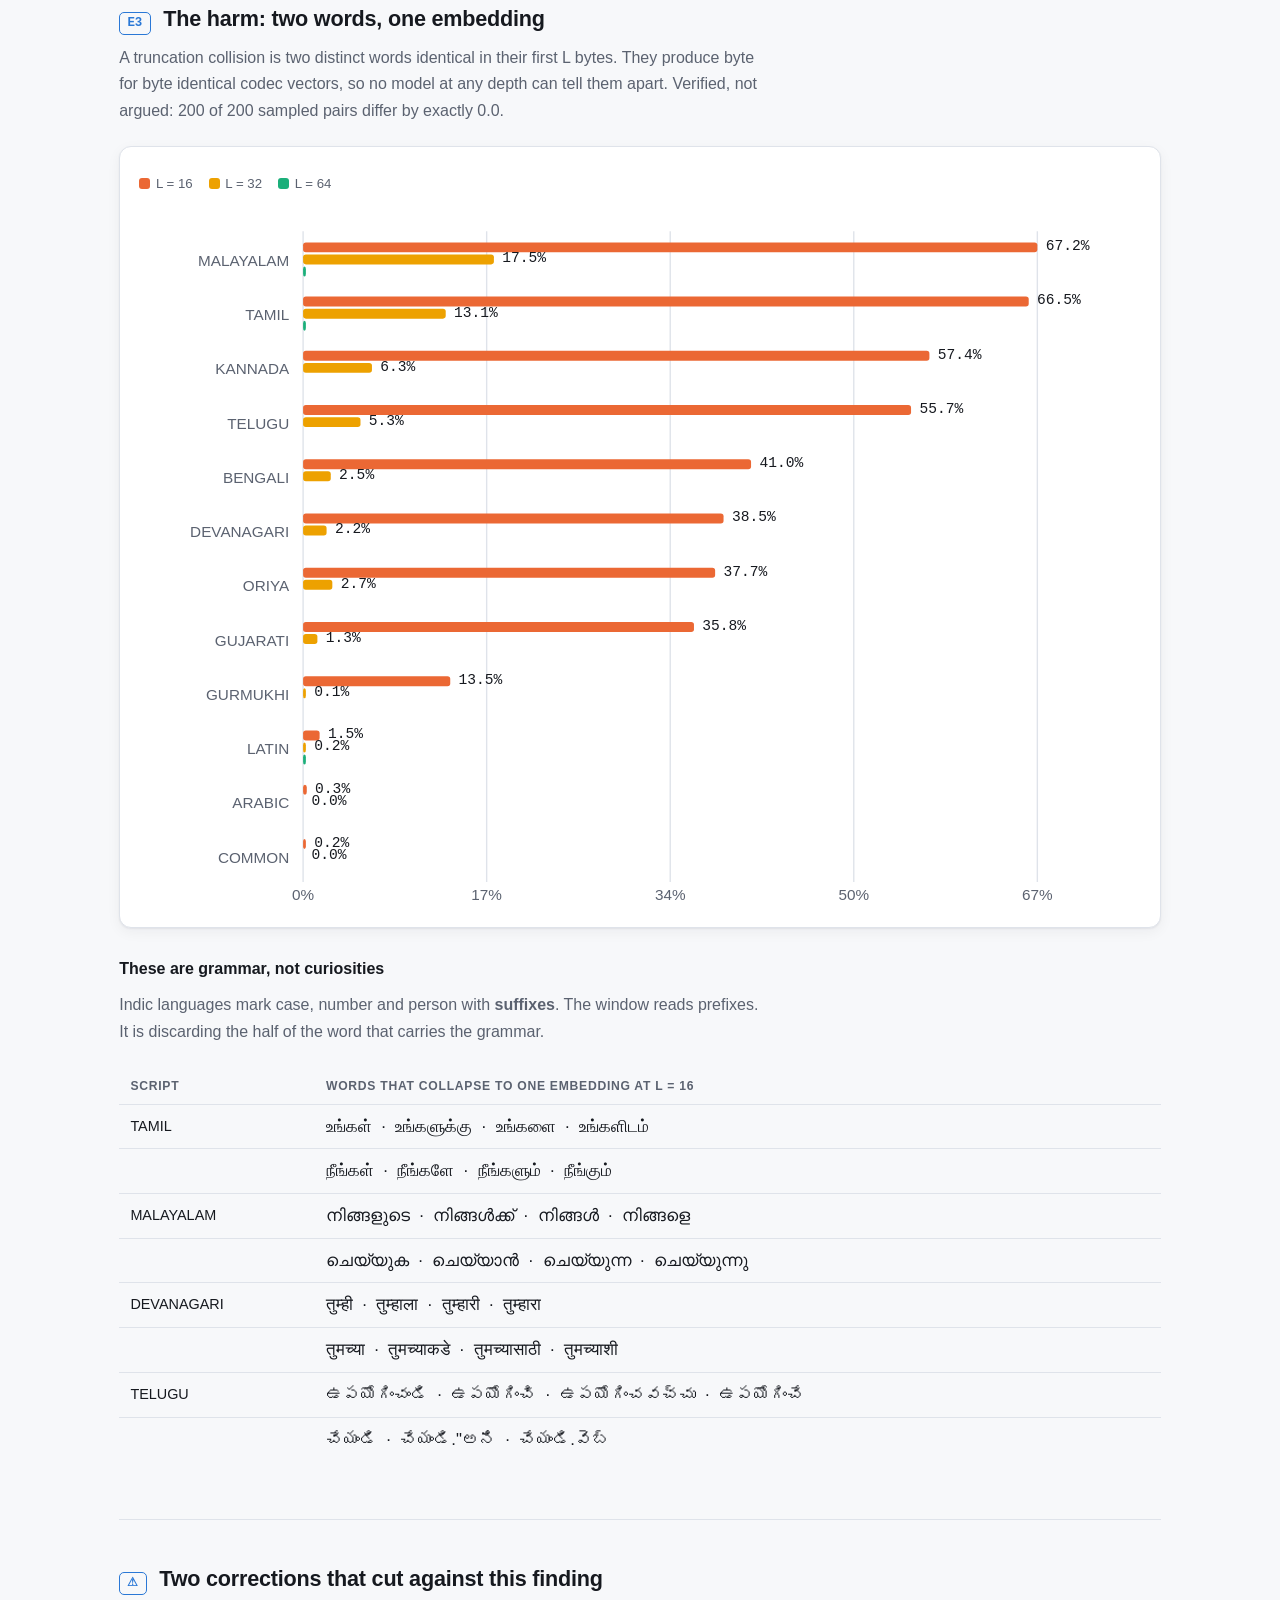
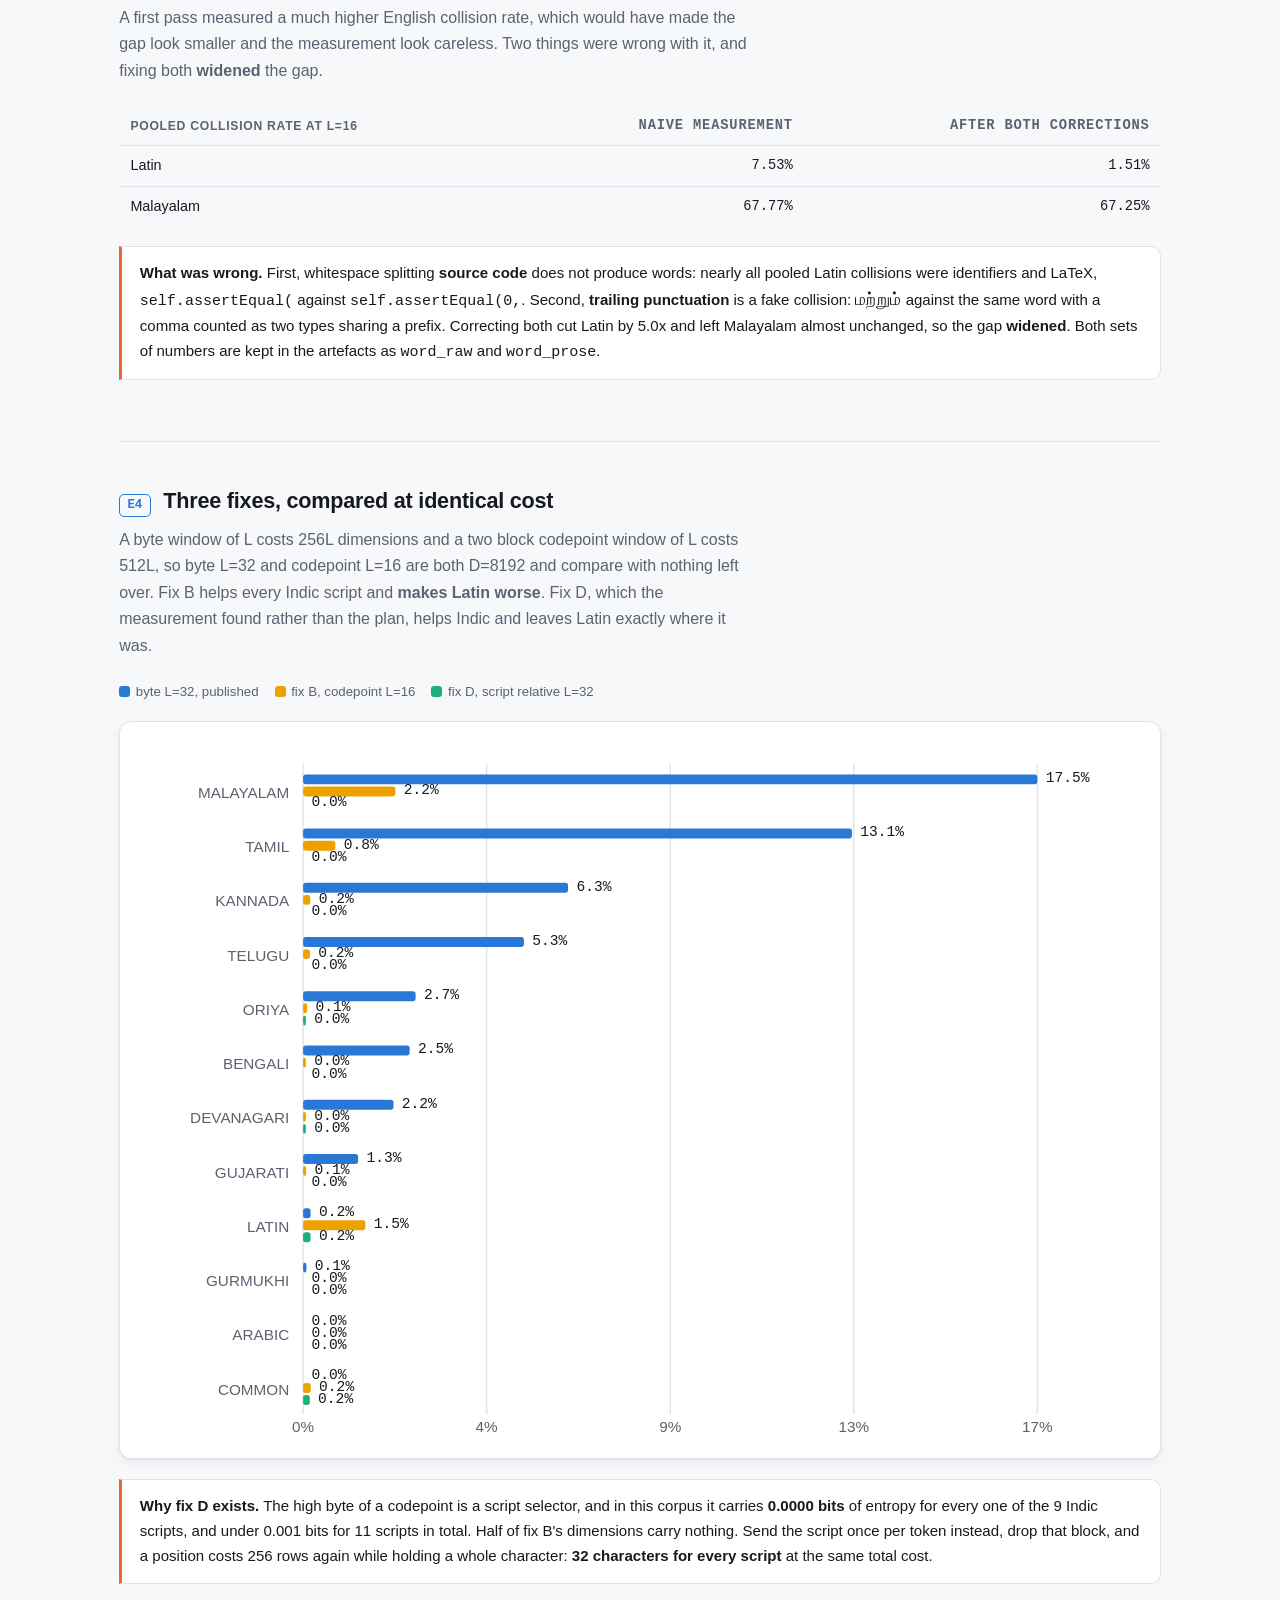
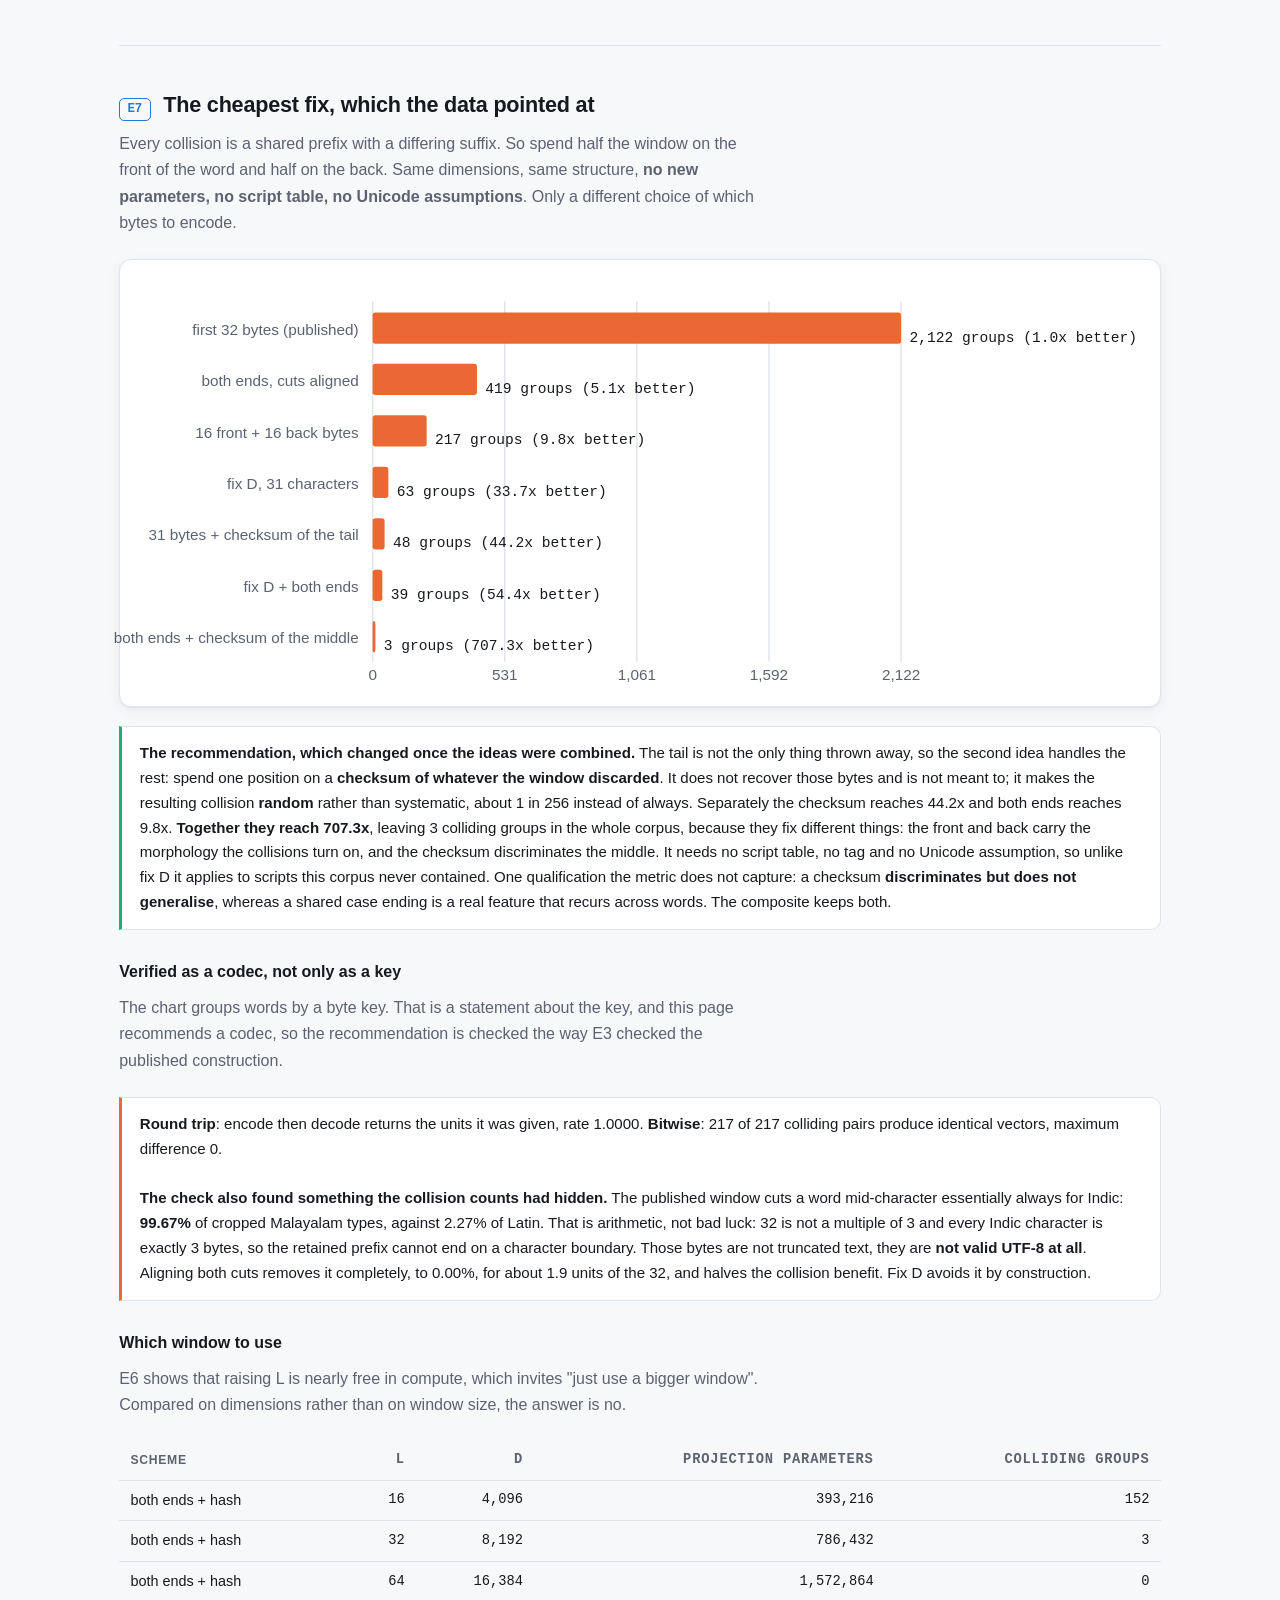
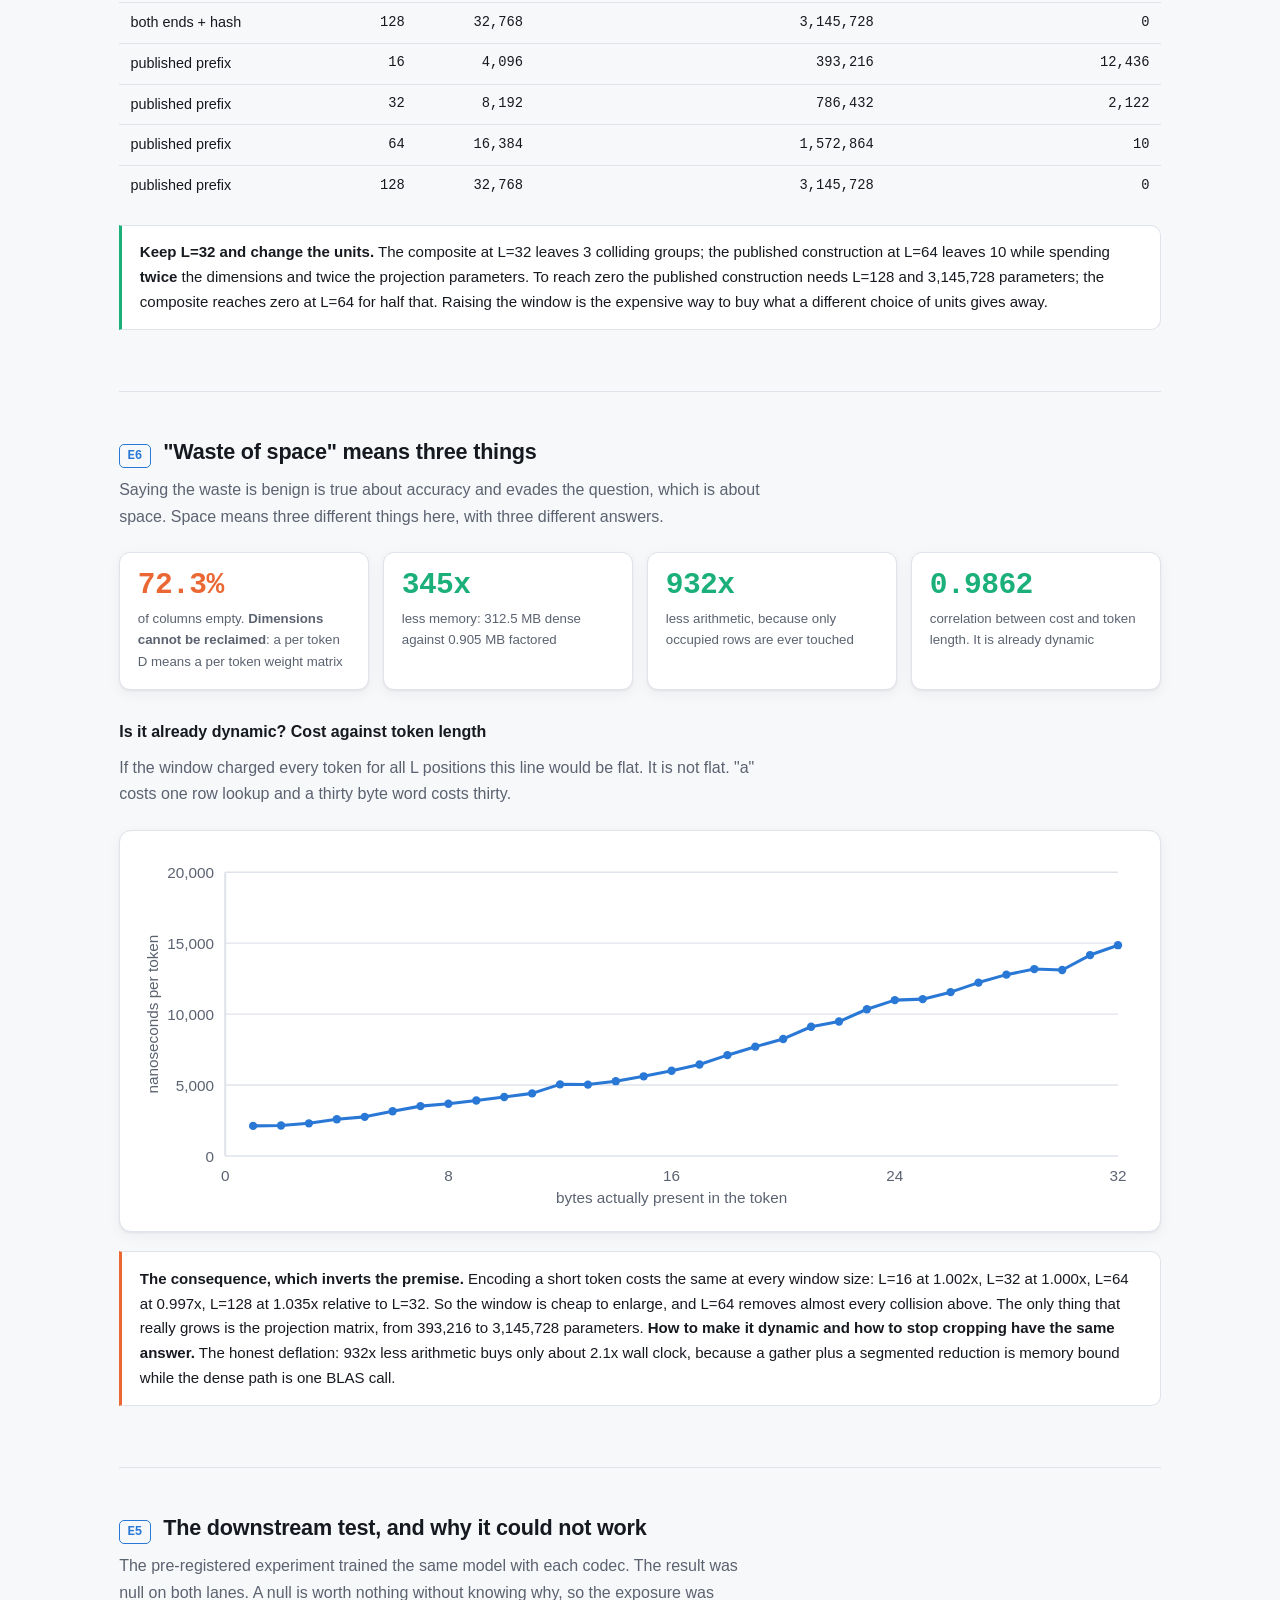
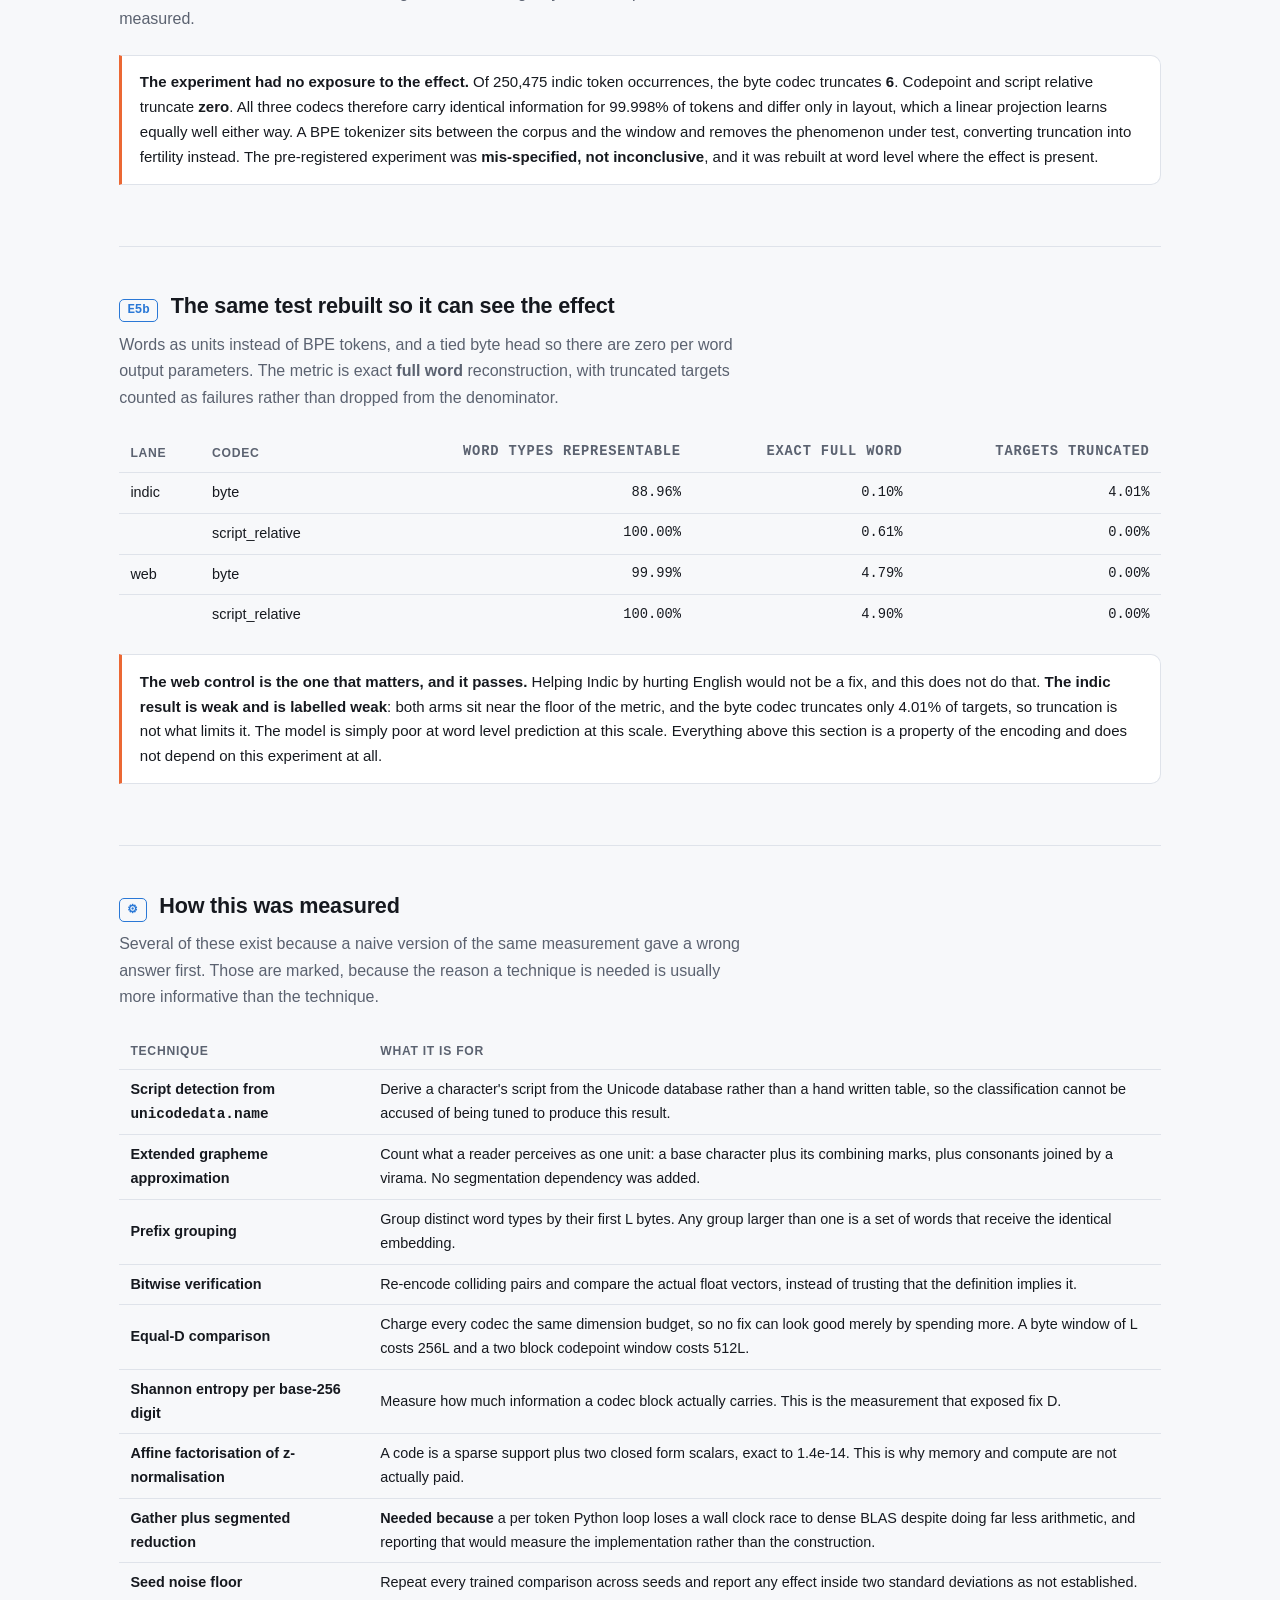
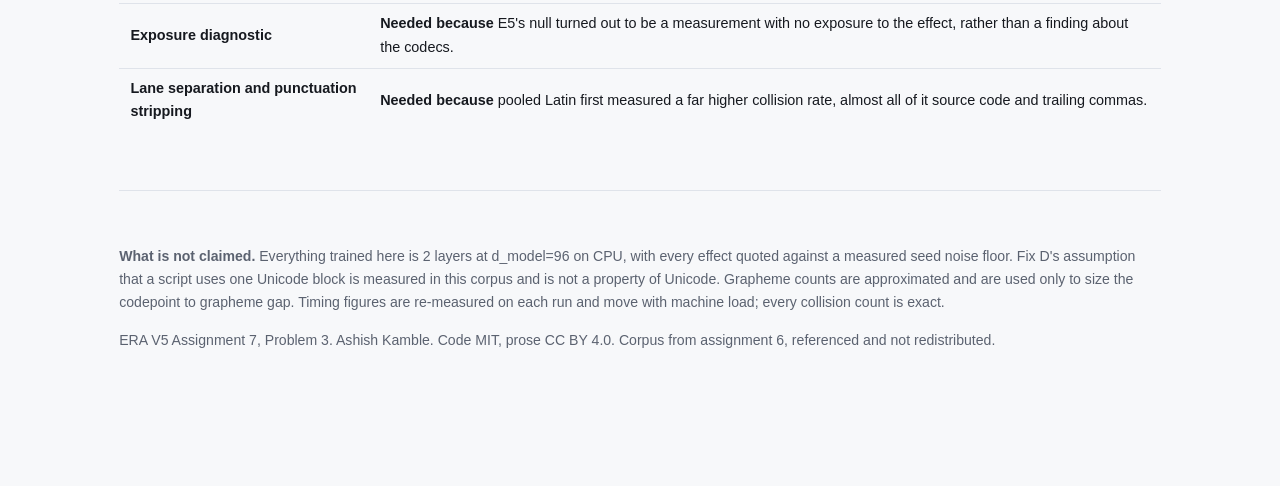
<file: assignment-7/problem-3-dynamic-length/site/index.html>
<!doctype html>
<html lang="en" data-theme="">
<head>
<meta charset="utf-8" />
<meta name="viewport" content="width=device-width, initial-scale=1" />
<title>The window is two problems - ERA V5 Assignment 7, Problem 3</title>
<meta name="description" content="The Kronecker window wastes space harmlessly and crops words harmfully, and the cropping is not script neutral. Measured over 17.7 million characters of real corpus." />
<link rel="stylesheet" href="styles.css" />
</head>
<body>

<div class="topbar">
  <div class="brand">Dynamic length <span>/ ERA V5 &middot; Assignment 7 &middot; Problem 3</span></div>
  <button class="theme-toggle" id="themeToggle" aria-label="Toggle light or dark theme">
    <span id="themeIcon">&#9788;</span><span id="themeLabel">Light</span>
  </button>
</div>

<main class="wrap">

  <header class="hero">
    <div class="eyebrow">Kronecker embeddings &middot; the fixed 32 byte window</div>
    <h1>The window is two problems, and only one of them is about waste.</h1>
    <p class="thesis">
      The assignment says a 32 position window wastes space and crops long words. Both are true, and
      they are not equally serious. The waste is enormous and harmless. The cropping is smaller and
      it is <strong>not script neutral</strong>: the window is counted in <strong>bytes</strong>
      while language is written in <strong>characters</strong>, and every Indic script costs exactly
      three bytes per character against Latin's one. Every number on this page is computed by a
      script in <span class="mono">src/</span> and read from <span class="mono">artifacts/</span>.
    </p>
    <div class="chips" id="chips"></div>
    <div class="kpi" id="kpi"></div>
  </header>

  <section id="answers">
    <div class="sec-head"><span class="sec-num">TL;DR</span><h2>The answer to each of the three questions</h2></div>
    <p class="sec-lead">The brief asks three things. All three are answered below, and the rest of
      this page is how those answers were arrived at, in the order the experiments ran.</p>
    <div class="tablewrap"><table id="answersTable"></table></div>
  </section>

  <section id="ask">
    <div class="sec-head"><span class="sec-num">Q</span><h2>What the assignment asked</h2></div>
    <div class="asks"><span class="lab">The brief</span><q>Today Kronecker is limiting to presenting
      32 position for every work (even "apple" or "a" as well). That's a waste of space. What can we
      do? How can it be dynamic and doesn't force us to crop a word (currently we cannot have a word
      of len more than 32).</q></div>
    <p class="sec-lead">Three questions: the waste, the dynamism, and the cropping. This page answers
      all three, and argues the third is the one that matters.</p>
  </section>

  <section id="waste">
    <div class="sec-head"><span class="sec-num">E1</span><h2>The waste is real, and it is the least interesting fact here</h2></div>
    <p class="sec-lead">Occupancy is the share of the window a token actually fills. Everything else
      is zeros.</p>
    <div class="panel"><div id="occChart"></div></div>
  </section>

  <section id="reframe">
    <div class="sec-head"><span class="sec-num">E2</span><h2>The window is counted in the wrong unit</h2></div>
    <p class="sec-lead">Bytes per character is exactly 3.000 for all nine Indic scripts, not
      approximately. Measured in <em>graphemes</em>, which is what a reader perceives, the gap is
      wider still, because Indic conjuncts are written with several codepoints and read as one.</p>
    <div class="legend"><span><i style="background:var(--english)"></i>characters in a 32 byte window</span>
      <span><i style="background:var(--warn)"></i>graphemes in the same window</span></div>
    <div class="panel"><div id="scriptChart"></div></div>
  </section>

  <section id="collisions">
    <div class="sec-head"><span class="sec-num">E3</span><h2>The harm: two words, one embedding</h2></div>
    <p class="sec-lead">A truncation collision is two distinct words identical in their first L
      bytes. They produce byte for byte identical codec vectors, so no model at any depth can tell
      them apart. Verified, not argued: 200 of 200 sampled pairs differ by exactly 0.0.</p>
    <div class="panel"><div id="collChart"></div></div>
    <h3>These are grammar, not curiosities</h3>
    <p class="sec-lead">Indic languages mark case, number and person with <strong>suffixes</strong>.
      The window reads prefixes. It is discarding the half of the word that carries the grammar.</p>
    <div class="tablewrap"><table id="exTable"></table></div>
  </section>

  <section id="corrections">
    <div class="sec-head"><span class="sec-num">&#9888;</span><h2>Two corrections that cut against this finding</h2></div>
    <p class="sec-lead">A first pass measured a much higher English collision rate, which would have
      made the gap look smaller and the measurement look careless. Two things were wrong with it,
      and fixing both <strong>widened</strong> the gap.</p>
    <div class="tablewrap"><table id="corrTable"></table></div>
    <div class="callout" id="corrNote"></div>
  </section>

  <section id="fixes">
    <div class="sec-head"><span class="sec-num">E4</span><h2>Three fixes, compared at identical cost</h2></div>
    <p class="sec-lead">A byte window of L costs 256L dimensions and a two block codepoint window of
      L costs 512L, so byte L=32 and codepoint L=16 are both D=8192 and compare with nothing left
      over. Fix B helps every Indic script and <strong>makes Latin worse</strong>. Fix D, which the
      measurement found rather than the plan, helps Indic and leaves Latin exactly where it was.</p>
    <div class="legend"><span><i style="background:var(--english)"></i>byte L=32, published</span>
      <span><i style="background:var(--amber)"></i>fix B, codepoint L=16</span>
      <span><i style="background:var(--good)"></i>fix D, script relative L=32</span></div>
    <div class="panel"><div id="fixChart"></div></div>
    <div class="callout" id="entropyNote"></div>
  </section>

  <section id="bothends">
    <div class="sec-head"><span class="sec-num">E7</span><h2>The cheapest fix, which the data pointed at</h2></div>
    <p class="sec-lead">Every collision is a shared prefix with a differing suffix. So spend half the
      window on the front of the word and half on the back. Same dimensions, same structure,
      <strong>no new parameters, no script table, no Unicode assumptions</strong>. Only a different
      choice of which bytes to encode.</p>
    <div class="panel"><div id="schemeChart"></div></div>
    <div class="callout good" id="schemeNote"></div>
    <h3>Verified as a codec, not only as a key</h3>
    <p class="sec-lead">The chart groups words by a byte key. That is a statement about the key, and
      this page recommends a codec, so the recommendation is checked the way E3 checked the
      published construction.</p>
    <div class="callout" id="codecCheck"></div>
    <h3>Which window to use</h3>
    <p class="sec-lead">E6 shows that raising L is nearly free in compute, which invites "just use a
      bigger window". Compared on dimensions rather than on window size, the answer is no.</p>
    <div class="tablewrap"><table id="chooseLTable"></table></div>
    <div class="callout good" id="chooseLNote"></div>
  </section>

  <section id="cost">
    <div class="sec-head"><span class="sec-num">E6</span><h2>"Waste of space" means three things</h2></div>
    <p class="sec-lead">Saying the waste is benign is true about accuracy and evades the question,
      which is about space. Space means three different things here, with three different answers.</p>
    <div class="kpi" id="costKpi"></div>
    <h3>Is it already dynamic? Cost against token length</h3>
    <p class="sec-lead">If the window charged every token for all L positions this line would be
      flat. It is not flat. "a" costs one row lookup and a thirty byte word costs thirty.</p>
    <div class="panel"><div id="scaleChart"></div></div>
    <div class="callout" id="costNote"></div>
  </section>

  <section id="downstream">
    <div class="sec-head"><span class="sec-num">E5</span><h2>The downstream test, and why it could not work</h2></div>
    <p class="sec-lead">The pre-registered experiment trained the same model with each codec. The
      result was null on both lanes. A null is worth nothing without knowing why, so the exposure
      was measured.</p>
    <div class="callout" id="exposureNote"></div>
  </section>

  <section id="e5b">
    <div class="sec-head"><span class="sec-num">E5b</span><h2>The same test rebuilt so it can see the effect</h2></div>
    <p class="sec-lead">Words as units instead of BPE tokens, and a tied byte head so there are zero
      per word output parameters. The metric is exact <strong>full word</strong> reconstruction,
      with truncated targets counted as failures rather than dropped from the denominator.</p>
    <div class="tablewrap"><table id="e5bTable"></table></div>
    <div class="callout" id="e5bNote"></div>
  </section>

  <section id="methods">
    <div class="sec-head"><span class="sec-num">&#9881;</span><h2>How this was measured</h2></div>
    <p class="sec-lead">Several of these exist because a naive version of the same measurement gave
      a wrong answer first. Those are marked, because the reason a technique is needed is usually
      more informative than the technique.</p>
    <div class="tablewrap"><table>
      <tr><th>technique</th><th>what it is for</th></tr>
      <tr><td><b>Script detection from <span class="mono">unicodedata.name</span></b></td>
        <td>Derive a character's script from the Unicode database rather than a hand written table,
          so the classification cannot be accused of being tuned to produce this result.</td></tr>
      <tr><td><b>Extended grapheme approximation</b></td>
        <td>Count what a reader perceives as one unit: a base character plus its combining marks,
          plus consonants joined by a virama. No segmentation dependency was added.</td></tr>
      <tr><td><b>Prefix grouping</b></td>
        <td>Group distinct word types by their first L bytes. Any group larger than one is a set of
          words that receive the identical embedding.</td></tr>
      <tr><td><b>Bitwise verification</b></td>
        <td>Re-encode colliding pairs and compare the actual float vectors, instead of trusting that
          the definition implies it.</td></tr>
      <tr><td><b>Equal-D comparison</b></td>
        <td>Charge every codec the same dimension budget, so no fix can look good merely by spending
          more. A byte window of L costs 256L and a two block codepoint window costs 512L.</td></tr>
      <tr><td><b>Shannon entropy per base-256 digit</b></td>
        <td>Measure how much information a codec block actually carries. This is the measurement
          that exposed fix D.</td></tr>
      <tr><td><b>Affine factorisation of z-normalisation</b></td>
        <td>A code is a sparse support plus two closed form scalars, exact to 1.4e-14. This is why
          memory and compute are not actually paid.</td></tr>
      <tr><td><b>Gather plus segmented reduction</b></td>
        <td><b>Needed because</b> a per token Python loop loses a wall clock race to dense BLAS
          despite doing far less arithmetic, and reporting that would measure the implementation
          rather than the construction.</td></tr>
      <tr><td><b>Seed noise floor</b></td>
        <td>Repeat every trained comparison across seeds and report any effect inside two standard
          deviations as not established.</td></tr>
      <tr><td><b>Exposure diagnostic</b></td>
        <td><b>Needed because</b> E5's null turned out to be a measurement with no exposure to the
          effect, rather than a finding about the codecs.</td></tr>
      <tr><td><b>Lane separation and punctuation stripping</b></td>
        <td><b>Needed because</b> pooled Latin first measured a far higher collision rate, almost
          all of it source code and trailing commas.</td></tr>
    </table></div>
  </section>

  <footer>
    <p><strong>What is not claimed.</strong> Everything trained here is 2 layers at d_model=96 on
      CPU, with every effect quoted against a measured seed noise floor. Fix D's assumption that a
      script uses one Unicode block is measured in this corpus and is not a property of Unicode.
      Grapheme counts are approximated and are used only to size the codepoint to grapheme gap.
      Timing figures are re-measured on each run and move with machine load; every collision count
      is exact.</p>
    <p>ERA V5 Assignment 7, Problem 3. Ashish Kamble. Code MIT, prose CC BY 4.0.
      Corpus from assignment 6, referenced and not redistributed.</p>
  </footer>
</main>

<script src="app.js"></script>
</body>
</html>
</file>
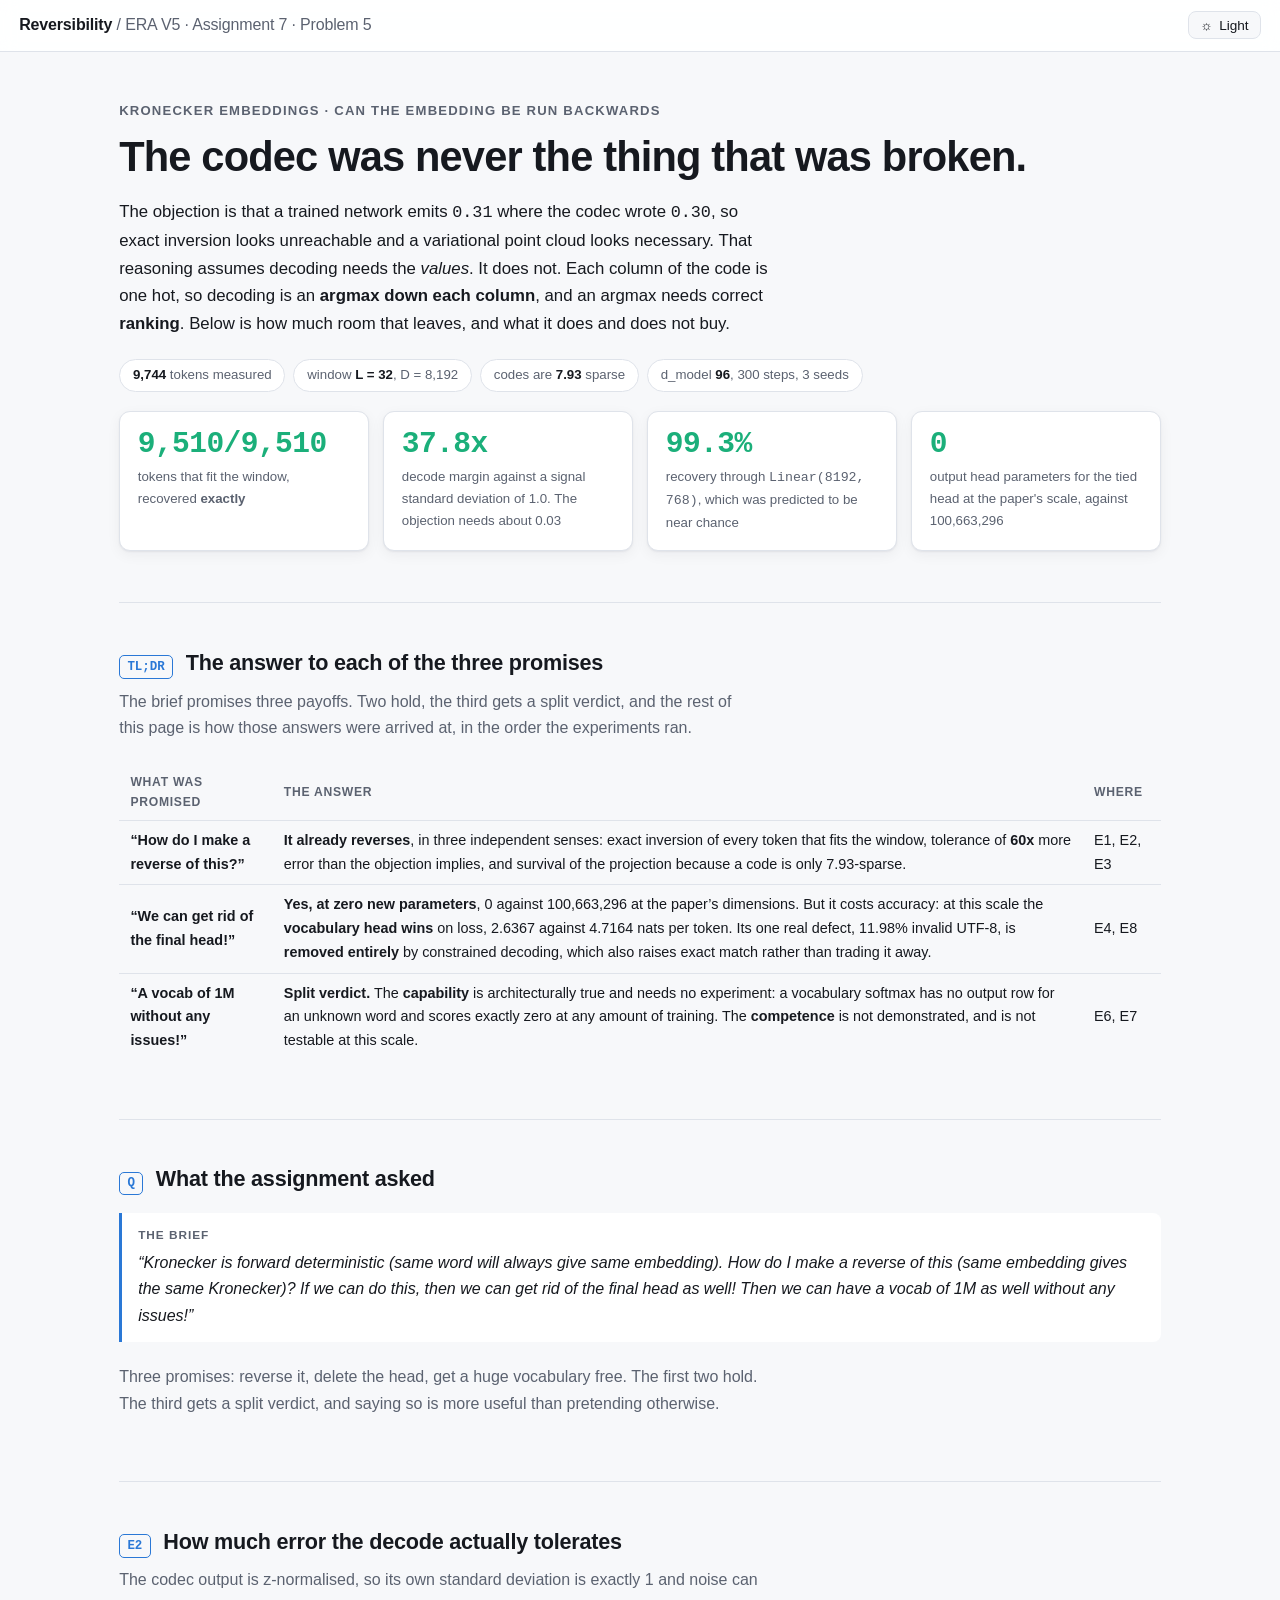
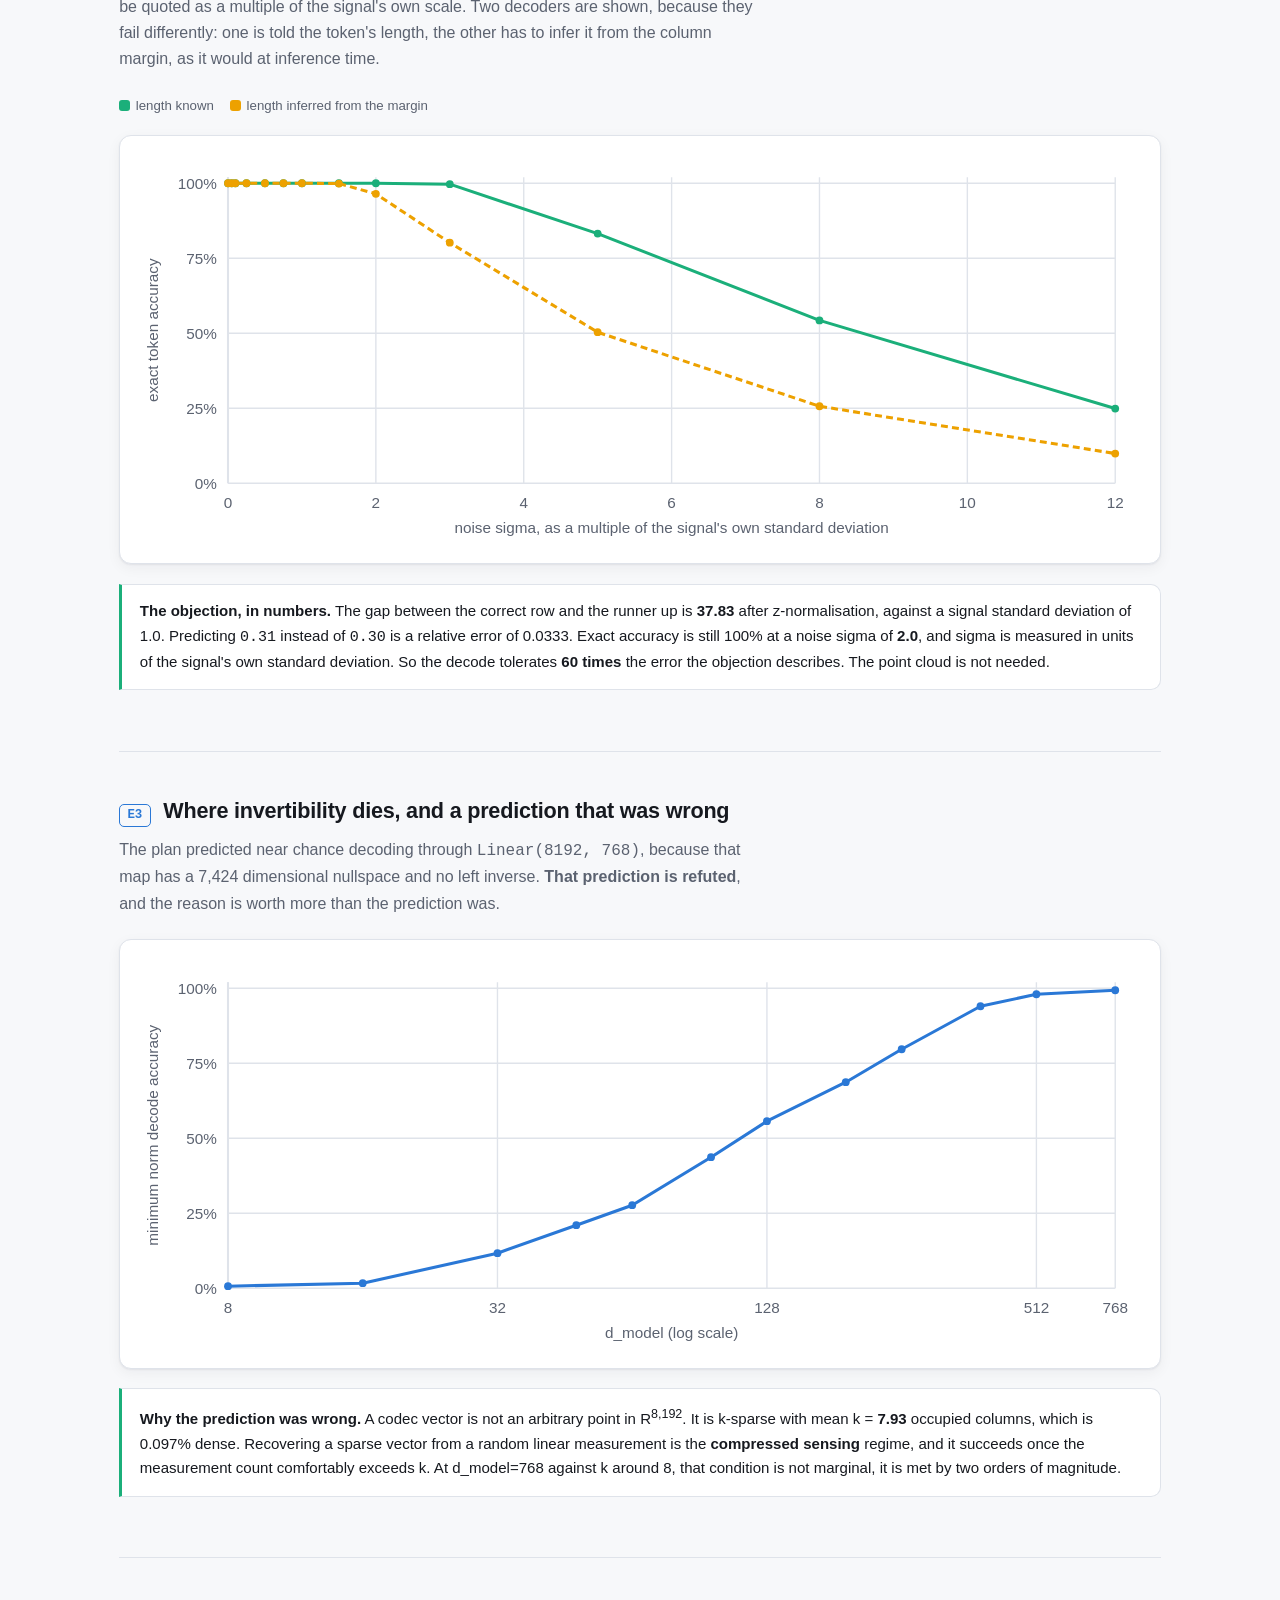
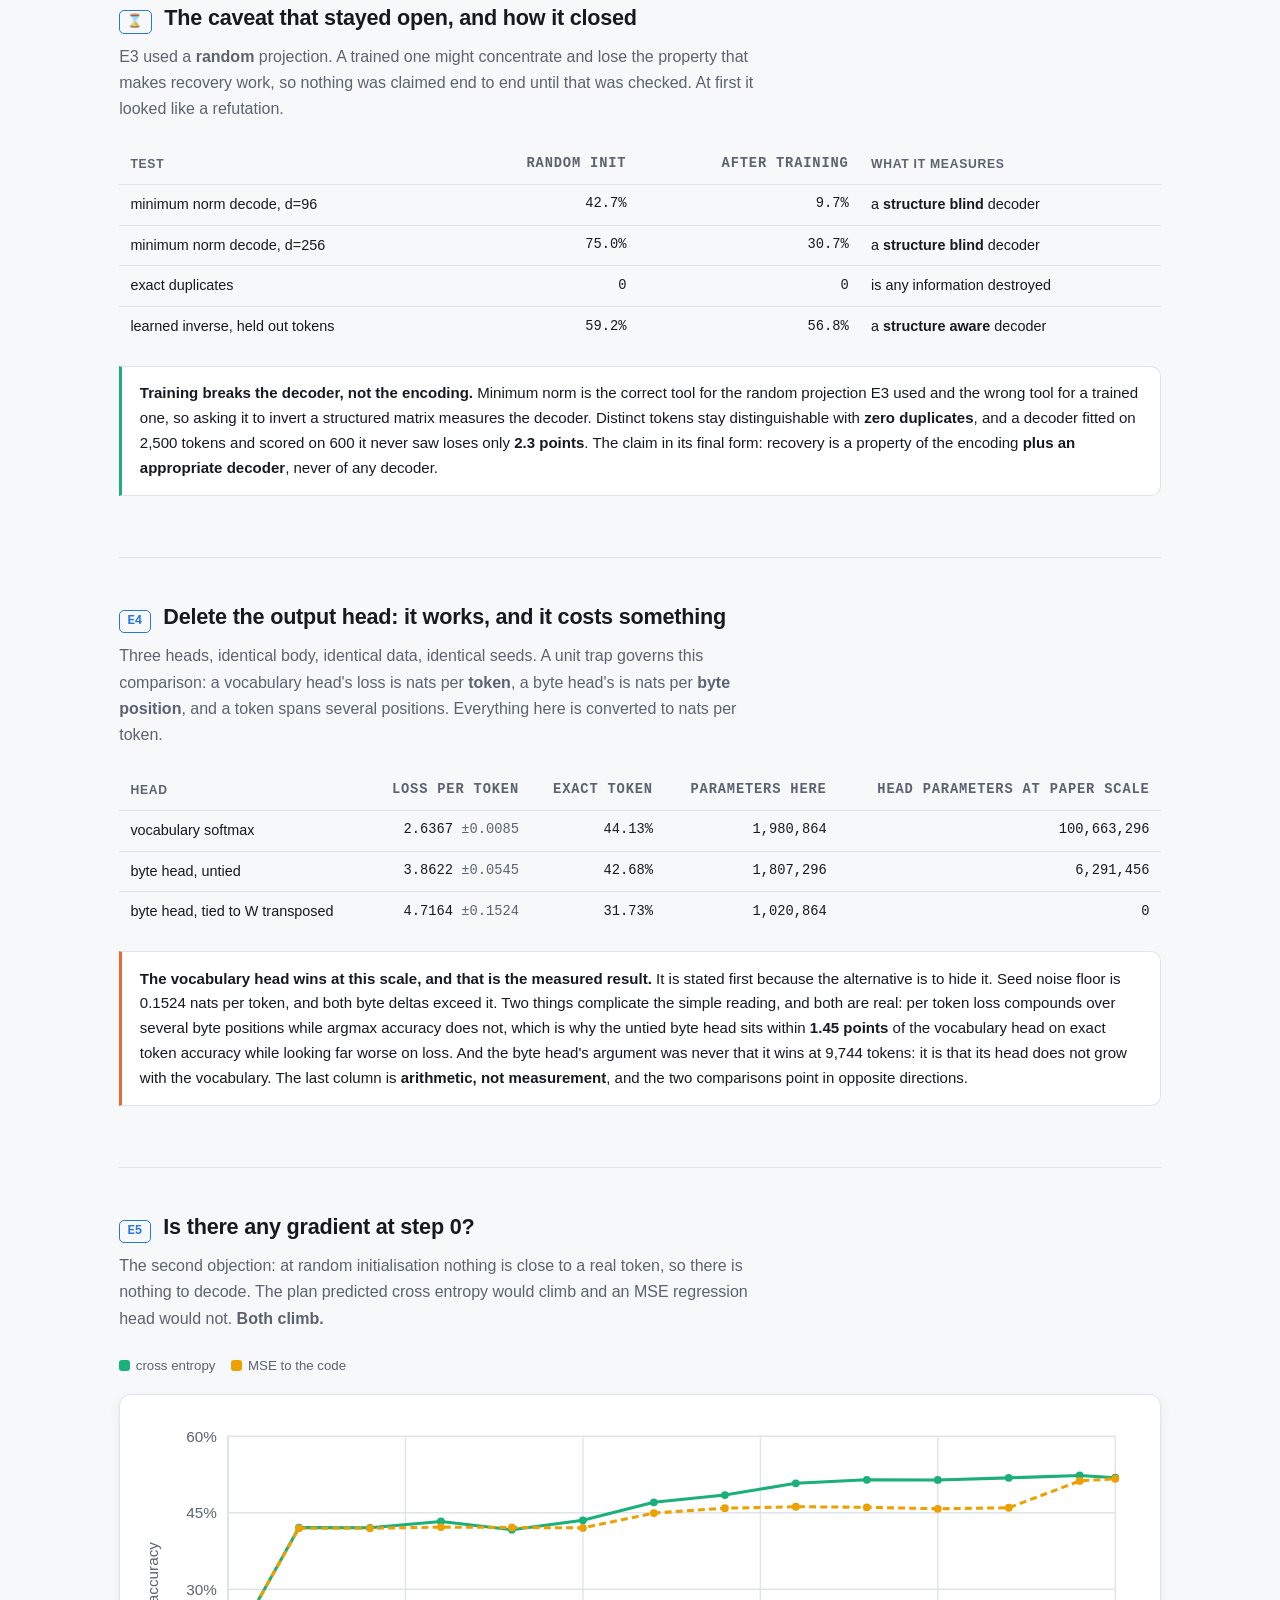
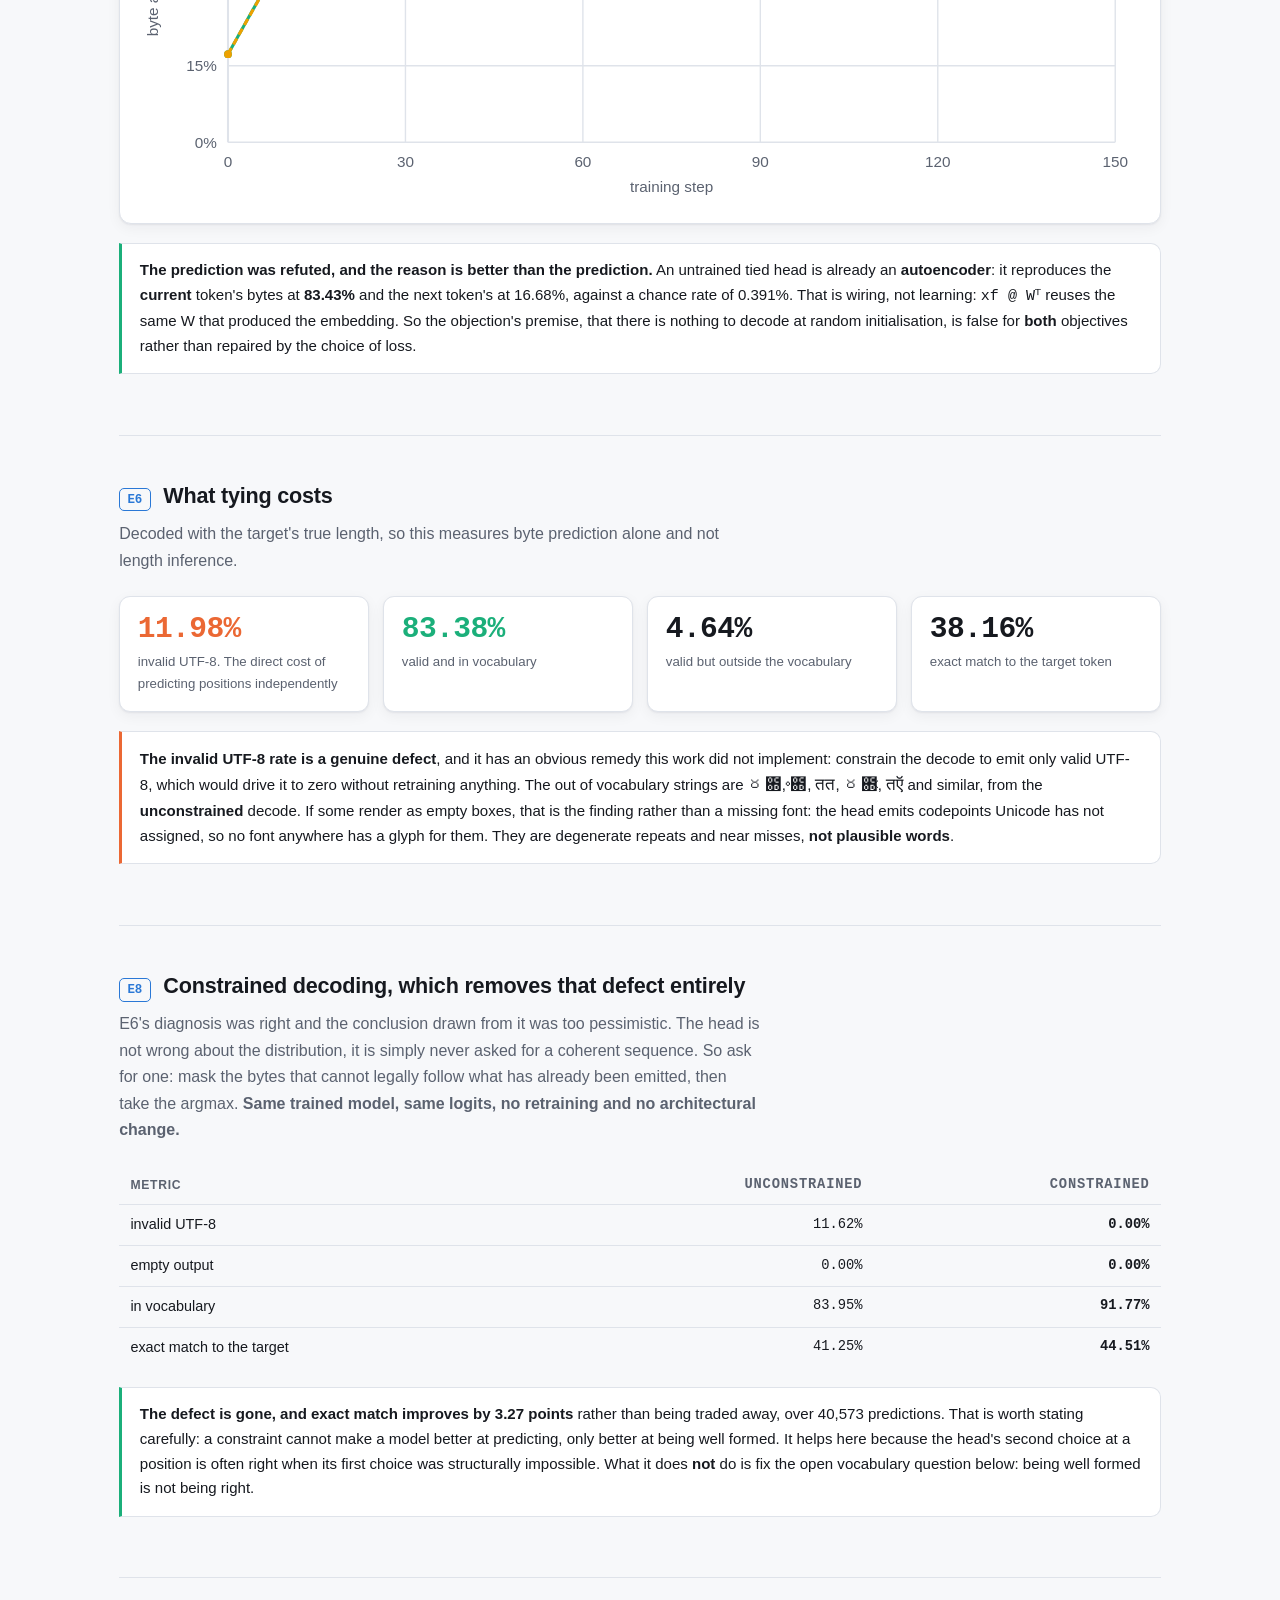
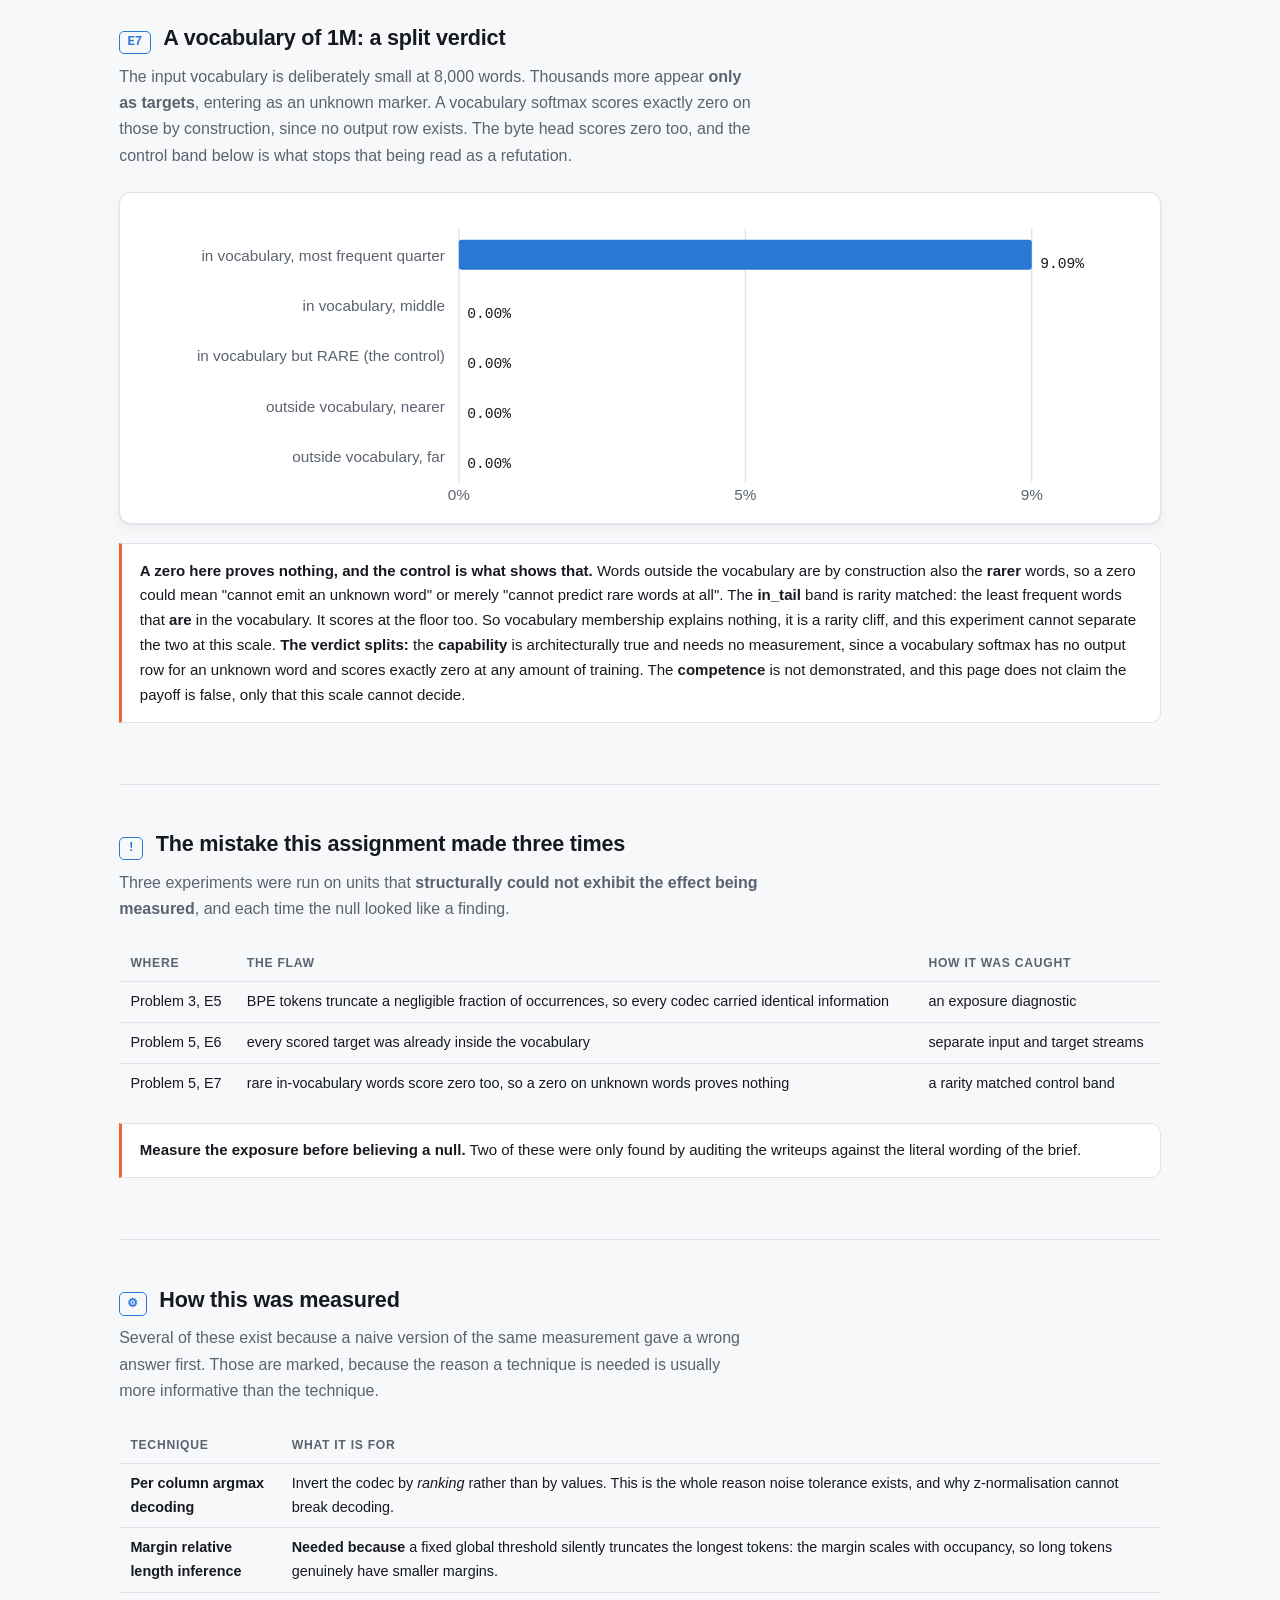
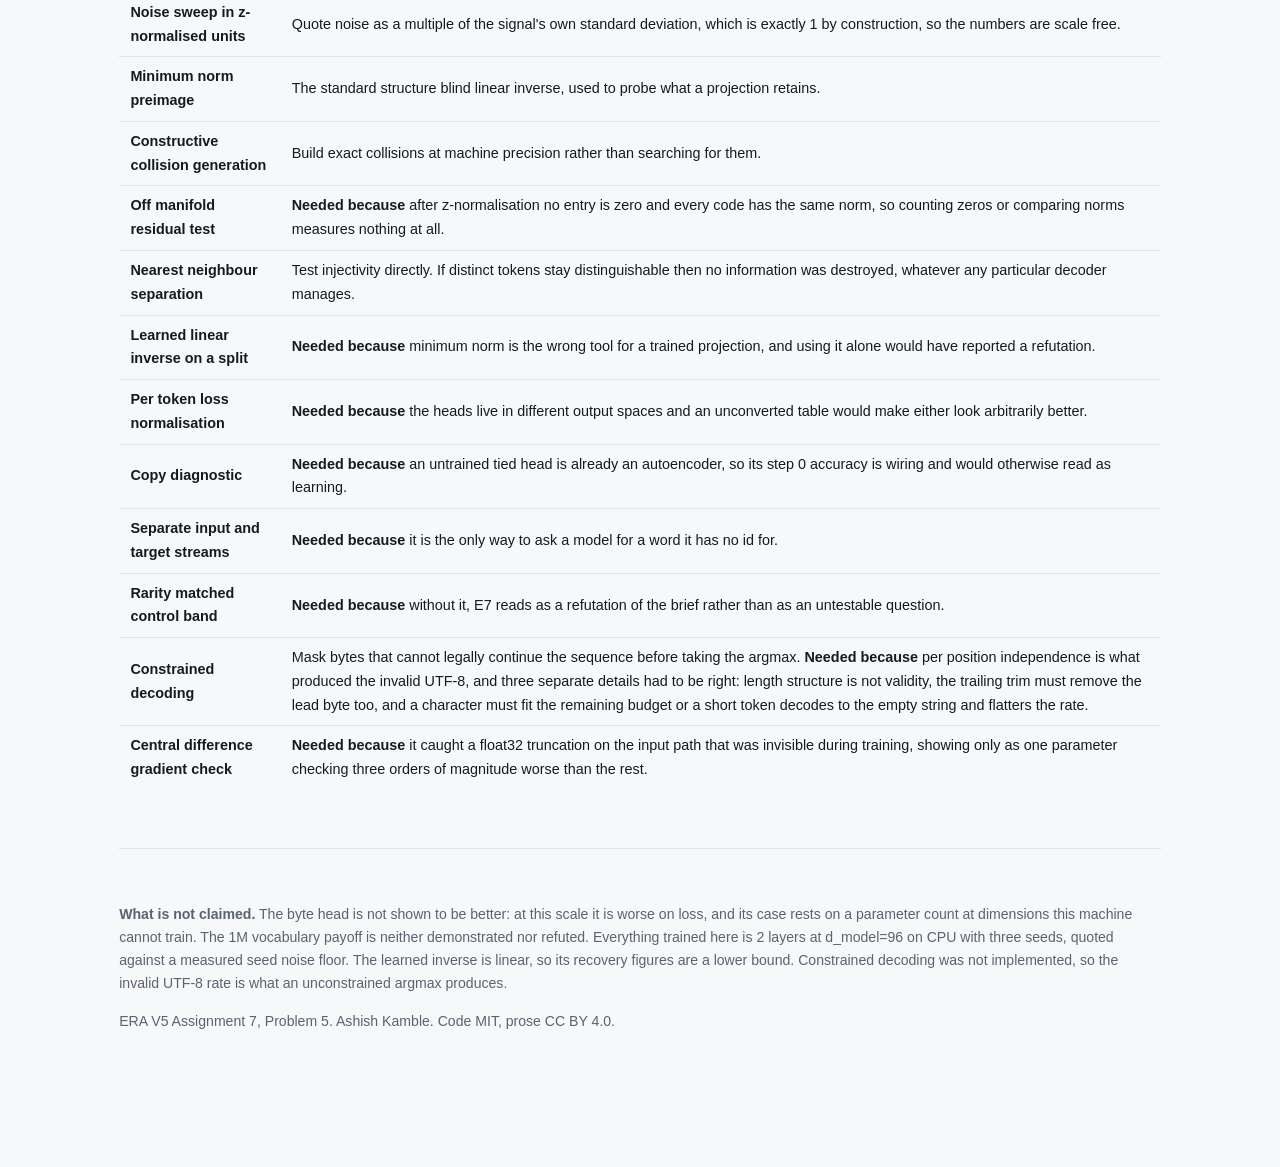
<file: assignment-7/problem-5-reversibility/site/index.html>
<!doctype html>
<html lang="en" data-theme="">
<head>
<meta charset="utf-8" />
<meta name="viewport" content="width=device-width, initial-scale=1" />
<title>The codec was never broken - ERA V5 Assignment 7, Problem 5</title>
<meta name="description" content="Kronecker embeddings invert exactly, survive noise 65x larger than the objection assumes, and survive an 8192 to 768 projection because the codes are sparse. What that does and does not buy." />
<link rel="stylesheet" href="styles.css" />
</head>
<body>

<div class="topbar">
  <div class="brand">Reversibility <span>/ ERA V5 &middot; Assignment 7 &middot; Problem 5</span></div>
  <button class="theme-toggle" id="themeToggle" aria-label="Toggle light or dark theme">
    <span id="themeIcon">&#9788;</span><span id="themeLabel">Light</span>
  </button>
</div>

<main class="wrap">

  <header class="hero">
    <div class="eyebrow">Kronecker embeddings &middot; can the embedding be run backwards</div>
    <h1>The codec was never the thing that was broken.</h1>
    <p class="thesis">
      The objection is that a trained network emits <span class="mono">0.31</span> where the codec
      wrote <span class="mono">0.30</span>, so exact inversion looks unreachable and a variational
      point cloud looks necessary. That reasoning assumes decoding needs the <em>values</em>. It
      does not. Each column of the code is one hot, so decoding is an <strong>argmax down each
      column</strong>, and an argmax needs correct <strong>ranking</strong>. Below is how much room
      that leaves, and what it does and does not buy.
    </p>
    <div class="chips" id="chips"></div>
    <div class="kpi" id="kpi"></div>
  </header>

  <section id="answers">
    <div class="sec-head"><span class="sec-num">TL;DR</span><h2>The answer to each of the three promises</h2></div>
    <p class="sec-lead">The brief promises three payoffs. Two hold, the third gets a split verdict,
      and the rest of this page is how those answers were arrived at, in the order the experiments
      ran.</p>
    <div class="tablewrap"><table id="answersTable"></table></div>
  </section>

  <section id="ask">
    <div class="sec-head"><span class="sec-num">Q</span><h2>What the assignment asked</h2></div>
    <div class="asks"><span class="lab">The brief</span><q>Kronecker is forward deterministic (same
      word will always give same embedding). How do I make a reverse of this (same embedding gives
      the same Kronecker)? If we can do this, then we can get rid of the final head as well! Then we
      can have a vocab of 1M as well without any issues!</q></div>
    <p class="sec-lead">Three promises: reverse it, delete the head, get a huge vocabulary free. The
      first two hold. The third gets a split verdict, and saying so is more useful than pretending
      otherwise.</p>
  </section>

  <section id="noise">
    <div class="sec-head"><span class="sec-num">E2</span><h2>How much error the decode actually tolerates</h2></div>
    <p class="sec-lead">The codec output is z-normalised, so its own standard deviation is exactly 1
      and noise can be quoted as a multiple of the signal's own scale. Two decoders are shown,
      because they fail differently: one is told the token's length, the other has to infer it from
      the column margin, as it would at inference time.</p>
    <div class="legend"><span><i style="background:var(--good)"></i>length known</span>
      <span><i style="background:var(--amber)"></i>length inferred from the margin</span></div>
    <div class="panel"><div id="noiseChart"></div></div>
    <div class="callout good" id="marginNote"></div>
  </section>

  <section id="projection">
    <div class="sec-head"><span class="sec-num">E3</span><h2>Where invertibility dies, and a prediction that was wrong</h2></div>
    <p class="sec-lead">The plan predicted near chance decoding through
      <span class="mono">Linear(8192, 768)</span>, because that map has a 7,424 dimensional nullspace
      and no left inverse. <strong>That prediction is refuted</strong>, and the reason is worth more
      than the prediction was.</p>
    <div class="panel"><div id="projChart"></div></div>
    <div class="callout good" id="sparseNote"></div>
  </section>

  <section id="caveat">
    <div class="sec-head"><span class="sec-num">&#8987;</span><h2>The caveat that stayed open, and how it closed</h2></div>
    <p class="sec-lead">E3 used a <strong>random</strong> projection. A trained one might concentrate
      and lose the property that makes recovery work, so nothing was claimed end to end until that
      was checked. At first it looked like a refutation.</p>
    <div class="tablewrap"><table id="caveatTable"></table></div>
    <div class="callout good" id="caveatNote"></div>
  </section>

  <section id="heads">
    <div class="sec-head"><span class="sec-num">E4</span><h2>Delete the output head: it works, and it costs something</h2></div>
    <p class="sec-lead">Three heads, identical body, identical data, identical seeds. A unit trap
      governs this comparison: a vocabulary head's loss is nats per <strong>token</strong>, a byte
      head's is nats per <strong>byte position</strong>, and a token spans several positions.
      Everything here is converted to nats per token.</p>
    <div class="tablewrap"><table id="headTable"></table></div>
    <div class="callout" id="headNote"></div>
  </section>

  <section id="init">
    <div class="sec-head"><span class="sec-num">E5</span><h2>Is there any gradient at step 0?</h2></div>
    <p class="sec-lead">The second objection: at random initialisation nothing is close to a real
      token, so there is nothing to decode. The plan predicted cross entropy would climb and an MSE
      regression head would not. <strong>Both climb.</strong></p>
    <div class="legend"><span><i style="background:var(--good)"></i>cross entropy</span>
      <span><i style="background:var(--amber)"></i>MSE to the code</span></div>
    <div class="panel"><div id="initChart"></div></div>
    <div class="callout good" id="initNote"></div>
  </section>

  <section id="tying">
    <div class="sec-head"><span class="sec-num">E6</span><h2>What tying costs</h2></div>
    <p class="sec-lead">Decoded with the target's true length, so this measures byte prediction alone
      and not length inference.</p>
    <div class="kpi" id="tyingKpi"></div>
    <div class="callout" id="tyingNote"></div>
  </section>

  <section id="constrained">
    <div class="sec-head"><span class="sec-num">E8</span><h2>Constrained decoding, which removes that defect entirely</h2></div>
    <p class="sec-lead">E6's diagnosis was right and the conclusion drawn from it was too
      pessimistic. The head is not wrong about the distribution, it is simply never asked for a
      coherent sequence. So ask for one: mask the bytes that cannot legally follow what has already
      been emitted, then take the argmax. <strong>Same trained model, same logits, no retraining and
      no architectural change.</strong></p>
    <div class="tablewrap"><table id="constrainedTable"></table></div>
    <div class="callout good" id="constrainedNote"></div>
  </section>

  <section id="openvocab">
    <div class="sec-head"><span class="sec-num">E7</span><h2>A vocabulary of 1M: a split verdict</h2></div>
    <p class="sec-lead">The input vocabulary is deliberately small at 8,000 words. Thousands more
      appear <strong>only as targets</strong>, entering as an unknown marker. A vocabulary softmax
      scores exactly zero on those by construction, since no output row exists. The byte head scores
      zero too, and the control band below is what stops that being read as a refutation.</p>
    <div class="panel"><div id="bandChart"></div></div>
    <div class="callout" id="bandNote"></div>
  </section>

  <section id="lesson">
    <div class="sec-head"><span class="sec-num">!</span><h2>The mistake this assignment made three times</h2></div>
    <p class="sec-lead">Three experiments were run on units that <strong>structurally could not
      exhibit the effect being measured</strong>, and each time the null looked like a finding.</p>
    <div class="tablewrap"><table>
      <tr><th>where</th><th>the flaw</th><th>how it was caught</th></tr>
      <tr><td>Problem 3, E5</td><td>BPE tokens truncate a negligible fraction of occurrences, so
        every codec carried identical information</td><td>an exposure diagnostic</td></tr>
      <tr><td>Problem 5, E6</td><td>every scored target was already inside the vocabulary</td>
        <td>separate input and target streams</td></tr>
      <tr><td>Problem 5, E7</td><td>rare in-vocabulary words score zero too, so a zero on unknown
        words proves nothing</td><td>a rarity matched control band</td></tr>
    </table></div>
    <div class="callout"><b>Measure the exposure before believing a null.</b> Two of these were only
      found by auditing the writeups against the literal wording of the brief.</div>
  </section>

  <section id="methods">
    <div class="sec-head"><span class="sec-num">&#9881;</span><h2>How this was measured</h2></div>
    <p class="sec-lead">Several of these exist because a naive version of the same measurement gave
      a wrong answer first. Those are marked, because the reason a technique is needed is usually
      more informative than the technique.</p>
    <div class="tablewrap"><table>
      <tr><th>technique</th><th>what it is for</th></tr>
      <tr><td><b>Per column argmax decoding</b></td>
        <td>Invert the codec by <i>ranking</i> rather than by values. This is the whole reason noise
          tolerance exists, and why z-normalisation cannot break decoding.</td></tr>
      <tr><td><b>Margin relative length inference</b></td>
        <td><b>Needed because</b> a fixed global threshold silently truncates the longest tokens:
          the margin scales with occupancy, so long tokens genuinely have smaller margins.</td></tr>
      <tr><td><b>Noise sweep in z-normalised units</b></td>
        <td>Quote noise as a multiple of the signal's own standard deviation, which is exactly 1 by
          construction, so the numbers are scale free.</td></tr>
      <tr><td><b>Minimum norm preimage</b></td>
        <td>The standard structure blind linear inverse, used to probe what a projection retains.</td></tr>
      <tr><td><b>Constructive collision generation</b></td>
        <td>Build exact collisions at machine precision rather than searching for them.</td></tr>
      <tr><td><b>Off manifold residual test</b></td>
        <td><b>Needed because</b> after z-normalisation no entry is zero and every code has the same
          norm, so counting zeros or comparing norms measures nothing at all.</td></tr>
      <tr><td><b>Nearest neighbour separation</b></td>
        <td>Test injectivity directly. If distinct tokens stay distinguishable then no information
          was destroyed, whatever any particular decoder manages.</td></tr>
      <tr><td><b>Learned linear inverse on a split</b></td>
        <td><b>Needed because</b> minimum norm is the wrong tool for a trained projection, and using
          it alone would have reported a refutation.</td></tr>
      <tr><td><b>Per token loss normalisation</b></td>
        <td><b>Needed because</b> the heads live in different output spaces and an unconverted table
          would make either look arbitrarily better.</td></tr>
      <tr><td><b>Copy diagnostic</b></td>
        <td><b>Needed because</b> an untrained tied head is already an autoencoder, so its step 0
          accuracy is wiring and would otherwise read as learning.</td></tr>
      <tr><td><b>Separate input and target streams</b></td>
        <td><b>Needed because</b> it is the only way to ask a model for a word it has no id for.</td></tr>
      <tr><td><b>Rarity matched control band</b></td>
        <td><b>Needed because</b> without it, E7 reads as a refutation of the brief rather than as
          an untestable question.</td></tr>
      <tr><td><b>Constrained decoding</b></td>
        <td>Mask bytes that cannot legally continue the sequence before taking the argmax.
          <b>Needed because</b> per position independence is what produced the invalid UTF-8, and
          three separate details had to be right: length structure is not validity, the trailing
          trim must remove the lead byte too, and a character must fit the remaining budget or a
          short token decodes to the empty string and flatters the rate.</td></tr>
      <tr><td><b>Central difference gradient check</b></td>
        <td><b>Needed because</b> it caught a float32 truncation on the input path that was
          invisible during training, showing only as one parameter checking three orders of
          magnitude worse than the rest.</td></tr>
    </table></div>
  </section>

  <footer>
    <p><strong>What is not claimed.</strong> The byte head is not shown to be better: at this scale
      it is worse on loss, and its case rests on a parameter count at dimensions this machine cannot
      train. The 1M vocabulary payoff is neither demonstrated nor refuted. Everything trained here is
      2 layers at d_model=96 on CPU with three seeds, quoted against a measured seed noise floor. The
      learned inverse is linear, so its recovery figures are a lower bound. Constrained decoding was
      not implemented, so the invalid UTF-8 rate is what an unconstrained argmax produces.</p>
    <p>ERA V5 Assignment 7, Problem 5. Ashish Kamble. Code MIT, prose CC BY 4.0.</p>
  </footer>
</main>

<script src="app.js"></script>
</body>
</html>
</file>
<file: assignment-1/styles.css>
:root {
  --surface: #fcfcfb;
  --plane: #f4f4f1;
  --ink: #0b0b0b;
  --secondary: #52514e;
  --muted: #898781;
  --grid: #e1e0d9;
  --axis: #c3c2b7;
  --blue: #2a78d6;
  --orange: #eb6834;
  --green: #006300;
  --border: rgba(11, 11, 11, 0.1);
  --shadow: 0 1px 2px rgba(11, 11, 11, 0.04), 0 8px 24px rgba(11, 11, 11, 0.05);
  --sans: system-ui, -apple-system, "Segoe UI", sans-serif;
  --mono: ui-monospace, "SF Mono", "Cascadia Code", Menlo, monospace;
}

* { box-sizing: border-box; }

html { scroll-behavior: smooth; }

body {
  margin: 0;
  background: var(--plane);
  color: var(--ink);
  font-family: var(--sans);
  line-height: 1.55;
  -webkit-font-smoothing: antialiased;
}

/* ---- Side rail nav ---- */
.rail {
  position: fixed;
  top: 50%;
  left: 24px;
  transform: translateY(-50%);
  display: flex;
  flex-direction: column;
  gap: 14px;
  z-index: 20;
}
.rail a {
  display: flex;
  align-items: center;
  gap: 9px;
  font-size: 14px;
  color: var(--muted);
  text-decoration: none;
  letter-spacing: 0.01em;
  transition: color 0.2s;
}
.rail a b { color: var(--secondary); font-weight: 700; }
.rail .dot {
  width: 10px;
  height: 10px;
  border-radius: 50%;
  border: 1.5px solid var(--axis);
  background: transparent;
  transition: all 0.2s;
  flex-shrink: 0;
}
.rail a.active { color: var(--ink); }
.rail a.active .dot { background: var(--blue); border-color: var(--blue); }
.rail a.active b { color: var(--ink); }

/* ---- Layout ---- */
.hero, .claim, .foot {
  max-width: 1200px;
  margin: 0 auto;
  padding: 0 40px;
}

.hero {
  padding-top: 15vh;
  padding-bottom: 8vh;
}
.eyebrow {
  font-size: 12px;
  letter-spacing: 0.14em;
  text-transform: uppercase;
  color: var(--muted);
  margin: 0 0 18px;
}
.hero h1 {
  font-size: clamp(30px, 5vw, 52px);
  line-height: 1.08;
  letter-spacing: -0.02em;
  margin: 0 0 22px;
  max-width: 16ch;
}
.lede {
  font-size: clamp(16px, 2vw, 19px);
  color: var(--secondary);
  max-width: 62ch;
  margin: 0 0 28px;
}
.hero-meta {
  display: flex;
  flex-wrap: wrap;
  gap: 10px;
}
.hero-meta span {
  font-size: 12.5px;
  color: var(--secondary);
  background: var(--surface);
  border: 1px solid var(--border);
  border-radius: 999px;
  padding: 6px 13px;
}
.hero-meta b { color: var(--ink); }

/* ---- Claim sections ---- */
.claim {
  padding-top: 9vh;
  padding-bottom: 9vh;
  border-top: 1px solid var(--border);
}
.claim-head {
  display: flex;
  align-items: flex-start;
  gap: 14px;
  margin-bottom: 12px;
}
.subtitle {
  font-size: clamp(14px, 1.7vw, 16px);
  color: var(--muted);
  margin: 6px 0 0;
  max-width: 70ch;
}
.tag {
  font-family: var(--mono);
  font-size: 13px;
  font-weight: 600;
  color: var(--blue);
  background: rgba(42, 120, 214, 0.09);
  padding: 3px 9px;
  border-radius: 6px;
  flex-shrink: 0;
  margin-top: 5px;
}
.claim h2 {
  font-size: clamp(22px, 3.2vw, 32px);
  letter-spacing: -0.015em;
  line-height: 1.15;
  margin: 0;
}
.claim-text {
  font-size: clamp(15px, 1.8vw, 17.5px);
  color: var(--secondary);
  max-width: 68ch;
  margin: 0 0 30px;
}

/* ---- Grids of panels ---- */
.grid { display: grid; gap: 22px; }
.grid.two { grid-template-columns: repeat(2, 1fr); }
.grid.three { grid-template-columns: repeat(3, 1fr); }
.grid.embed { grid-template-columns: 1.5fr 1fr; }

.panel {
  margin: 0;
  background: var(--surface);
  border: 1px solid var(--border);
  border-radius: 14px;
  padding: 14px;
  box-shadow: var(--shadow);
}
.panel.wide { margin-top: 18px; }
.panel figcaption {
  display: flex;
  align-items: flex-start;
  justify-content: space-between;
  gap: 10px;
  margin-bottom: 10px;
}
.ptitle {
  font-size: 13.5px;
  font-weight: 600;
  color: var(--ink);
  display: block;
}
.formula {
  display: block;
  font-family: var(--mono);
  font-size: 11.5px;
  color: var(--muted);
  margin-top: 3px;
  letter-spacing: -0.01em;
}

/* ---- Dataset info card ---- */
.datacard {
  display: flex;
  flex-direction: column;
  gap: 3px;
  background: var(--surface);
  border: 1px solid var(--border);
  border-radius: 12px;
  padding: 14px 18px;
  margin-bottom: 18px;
}
.dc-big { font-size: 15px; font-weight: 600; color: var(--ink); }
.dc-sub { font-size: 13px; color: var(--muted); }

/* ---- Chips (outcome badges + accuracy readouts) ---- */
.chip {
  font-family: var(--mono);
  font-size: 11px;
  font-weight: 600;
  letter-spacing: 0.02em;
  text-transform: uppercase;
  color: var(--secondary);
  background: var(--plane);
  border: 1px solid var(--border);
  border-radius: 999px;
  padding: 3px 10px;
  white-space: nowrap;
  flex-shrink: 0;
}
.chip.good { color: #0a6b0a; background: rgba(10, 107, 10, 0.08); border-color: rgba(10, 107, 10, 0.22); }
.chip.warn { color: #a35a12; background: rgba(235, 104, 52, 0.09); border-color: rgba(235, 104, 52, 0.22); }
.chip.train { text-transform: none; color: var(--blue); background: rgba(42, 120, 214, 0.09); border-color: rgba(42, 120, 214, 0.24); }
.chip.test { text-transform: none; color: var(--orange); background: rgba(235, 104, 52, 0.1); border-color: rgba(235, 104, 52, 0.24); }
.badges { display: flex; gap: 6px; flex-shrink: 0; }

/* ---- Stat tiles under a plot ---- */
.stats {
  display: grid;
  grid-auto-flow: column;
  grid-auto-columns: 1fr;
  gap: 1px;
  margin-top: 12px;
  background: var(--border);
  border: 1px solid var(--border);
  border-radius: 9px;
  overflow: hidden;
}
.stat {
  display: flex;
  flex-direction: column;
  gap: 2px;
  padding: 9px 12px;
  background: var(--surface);
}
.s-label {
  font-size: 10px;
  letter-spacing: 0.08em;
  text-transform: uppercase;
  color: var(--muted);
}
.s-val {
  font-size: 20px;
  font-weight: 700;
  letter-spacing: -0.01em;
  color: var(--ink);
  font-variant-numeric: tabular-nums;
}
.inline-stats { margin-top: 0; border: none; background: transparent; gap: 14px; }
.inline-stats .stat { padding: 0; background: transparent; }
.inline-stats .s-val { font-size: 16px; }
.panel canvas {
  width: 100%;
  aspect-ratio: 1 / 1;
  display: block;
  border-radius: 8px;
  background: var(--surface);
}
.panel canvas.gapc { aspect-ratio: 24 / 7; }
.cap {
  font-size: 12.5px;
  color: var(--muted);
  margin: 10px 2px 2px;
  line-height: 1.4;
}

/* ---- Loss curve panel ---- */
.loss-panel { margin-top: 18px; }
.loss-panel.compact { margin-top: 14px; }
.panel canvas.lossc { aspect-ratio: 24 / 8; }
.panel canvas.lossc.short { aspect-ratio: 18 / 9; }

.grid.loss-and-proof { grid-template-columns: 1.3fr 1fr; margin-top: 22px; align-items: stretch; }
.grid.loss-and-proof .loss-panel { margin-top: 0; }

/* ---- Explainer cards ---- */
.explain {
  display: grid;
  grid-template-columns: 1fr 1fr;
  gap: 16px;
  margin-top: 22px;
}
.ecard {
  background: var(--surface);
  border: 1px solid var(--border);
  border-radius: 12px;
  padding: 18px 20px;
}
.ecard.read { border-left: 3px solid var(--muted); }
.ecard.proof { border-left: 3px solid var(--blue); }
.ecard-label {
  display: block;
  font-size: 11px;
  letter-spacing: 0.1em;
  text-transform: uppercase;
  font-weight: 600;
  margin-bottom: 10px;
}
.ecard.read .ecard-label { color: var(--muted); }
.ecard.proof .ecard-label { color: var(--blue); }
.ecard ul, .ecard ol { margin: 0; padding-left: 18px; }
.ecard li {
  font-size: 13.5px;
  color: var(--secondary);
  margin-bottom: 8px;
  line-height: 1.5;
}
.ecard li:last-child { margin-bottom: 0; }
.ecard b { color: var(--ink); font-weight: 600; }
.tt { font-weight: 600; }
.tt.blue { color: var(--blue); }
.tt.orange { color: var(--orange); }

/* ---- Controls ---- */
.controls {
  display: flex;
  align-items: center;
  gap: 16px;
  flex-wrap: wrap;
  margin-top: 22px;
}
button {
  font-family: var(--sans);
  font-size: 14px;
  font-weight: 600;
  color: #fff;
  background: var(--ink);
  border: none;
  border-radius: 9px;
  padding: 9px 18px;
  cursor: pointer;
  transition: transform 0.1s, opacity 0.2s;
}
button:hover { transform: translateY(-1px); }
button:active { transform: translateY(0); }
button:disabled { opacity: 0.45; cursor: default; transform: none; }
button.ghost {
  color: var(--ink);
  background: var(--surface);
  border: 1px solid var(--border);
}
button.ghost:disabled { opacity: 0.4; }
.epoch {
  font-size: 13px;
  color: var(--muted);
  font-variant-numeric: tabular-nums;
}
.epoch b { color: var(--secondary); font-variant-numeric: tabular-nums; }
.note {
  font-size: 13px;
  color: var(--muted);
  flex: 1;
  min-width: 200px;
}

/* ---- Proof note (matrix product) ---- */
.proof-note {
  margin-top: 20px;
  background: var(--surface);
  border: 1px solid var(--border);
  border-left: 3px solid var(--blue);
  border-radius: 10px;
  padding: 16px 18px;
  font-size: 14px;
  color: var(--secondary);
}
.proof-label {
  display: block;
  font-size: 11px;
  letter-spacing: 0.1em;
  text-transform: uppercase;
  color: var(--blue);
  font-weight: 600;
  margin-bottom: 6px;
}
.proof-note.tall {
  margin-top: 0;
  display: flex;
  flex-direction: column;
}
.pn-foot { font-size: 12.5px; color: var(--muted); margin: 12px 0 0; }
.product {
  margin-top: 12px;
  font-family: var(--mono);
  font-size: 15px;
  color: var(--ink);
  background: var(--plane);
  border-radius: 8px;
  padding: 12px 14px;
}
.mono { font-family: var(--mono); }
.product .mono { color: var(--blue); font-weight: 600; }

/* ---- Embedding side column ---- */
.sidecol {
  display: flex;
  flex-direction: column;
  gap: 16px;
}
.sidecard {
  background: var(--surface);
  border: 1px solid var(--border);
  border-radius: 14px;
  padding: 20px;
  box-shadow: var(--shadow);
  display: flex;
  flex-direction: column;
}
.side-label {
  font-size: 11px;
  letter-spacing: 0.09em;
  text-transform: uppercase;
  color: var(--muted);
  font-weight: 600;
  margin: 0 0 6px;
}
.sidecard .small { font-size: 13.5px; margin: 0 0 20px; color: var(--secondary); line-height: 1.8; }
.bignum {
  font-size: 44px;
  font-weight: 700;
  letter-spacing: -0.02em;
  margin: 0 0 6px;
  color: var(--green);
  font-variant-numeric: tabular-nums;
}
.side-text { font-size: 13.5px; color: var(--secondary); margin: 0 0 20px; }
.sidecard button { margin-top: auto; align-self: flex-start; }

/* ---- Legend ---- */
.legend {
  display: flex;
  gap: 16px;
  margin-top: 12px;
  padding: 0 2px;
}
.legend.inline { margin: 0; }
.legend span {
  display: inline-flex;
  align-items: center;
  gap: 6px;
  font-size: 12.5px;
  color: var(--secondary);
}
.legend i {
  width: 11px;
  height: 11px;
  border-radius: 50%;
  display: inline-block;
}

/* ---- Footer byline ---- */
.foot {
  display: flex;
  align-items: center;
  justify-content: space-between;
  gap: 16px;
  flex-wrap: wrap;
  margin-top: 6vh;
  padding-top: 24px;
  padding-bottom: 8vh;
  border-top: 1px solid var(--border);
}
.foot .by { font-size: 14px; color: var(--muted); }
.foot .by b { color: var(--secondary); font-weight: 600; }
.foot .src {
  font-size: 13px;
  color: var(--muted);
  text-decoration: none;
  border-bottom: 1px solid var(--border);
  padding-bottom: 1px;
  transition: color 0.15s;
}
.foot .src:hover { color: var(--ink); }

/* ---- Responsive ---- */
@media (max-width: 900px) {
  .rail { display: none; }
  .grid.two, .grid.three, .grid.embed,
  .grid.loss-and-proof, .explain { grid-template-columns: 1fr; }
  .panel canvas.gapc { aspect-ratio: 16 / 9; }
  .panel canvas.lossc { aspect-ratio: 20 / 8; }
}
@media (max-width: 520px) {
  .hero, .claim, .foot { padding-left: 20px; padding-right: 20px; }
}
</file>
<file: assignment-2/site/styles.css>
:root {
  --surface: #fcfcfb;
  --plane: #f4f4f1;
  --ink: #0b0b0b;
  --secondary: #52514e;
  --muted: #898781;
  --grid: #e1e0d9;
  --axis: #c3c2b7;
  --blue: #2a78d6;
  --green: #0a6b0a;
  --orange: #eb6834;
  --red: #e34948;
  --border: rgba(11, 11, 11, 0.1);
  --shadow: 0 1px 2px rgba(11, 11, 11, 0.04), 0 8px 24px rgba(11, 11, 11, 0.05);
  --sans: system-ui, -apple-system, "Segoe UI", sans-serif;
  --mono: ui-monospace, "SF Mono", "Cascadia Code", Menlo, monospace;
}
* { box-sizing: border-box; }
body {
  margin: 0;
  background: var(--plane);
  color: var(--ink);
  font-family: var(--sans);
  line-height: 1.55;
  -webkit-font-smoothing: antialiased;
}
.hero, .block, .foot { max-width: 1080px; margin: 0 auto; padding: 0 32px; }
.mono { font-family: var(--mono); }

/* Hero */
.hero { padding-top: 9vh; padding-bottom: 4vh; }
.eyebrow {
  font-size: 12px; letter-spacing: 0.14em; text-transform: uppercase;
  color: var(--muted); margin: 0 0 16px;
}
.hero h1 {
  font-size: clamp(28px, 4.6vw, 46px); line-height: 1.08;
  letter-spacing: -0.02em; margin: 0 0 20px; max-width: 20ch;
}
.lede { font-size: clamp(15px, 1.9vw, 18px); color: var(--secondary); max-width: 68ch; margin: 0 0 30px; }

/* Score card */
.scorecard {
  display: flex; flex-wrap: wrap; align-items: stretch; gap: 20px;
  background: var(--surface); border: 1px solid var(--border);
  border-radius: 16px; padding: 24px 26px; box-shadow: var(--shadow);
}
.score-main { display: flex; flex-direction: column; gap: 4px; flex: 1; min-width: 260px; }
.score-label { font-size: 12px; letter-spacing: 0.1em; text-transform: uppercase; color: var(--muted); }
.score-num {
  font-size: clamp(52px, 9vw, 84px); font-weight: 800; line-height: 1;
  letter-spacing: -0.03em; color: var(--ink); font-variant-numeric: tabular-nums;
}
.score-formula { font-family: var(--mono); font-size: 13px; color: var(--secondary); margin-top: 6px; }
.score-formula b { color: var(--ink); }
.score-side {
  display: flex; flex-direction: column; justify-content: center; gap: 10px;
  padding-left: 20px; border-left: 1px solid var(--border); min-width: 220px;
}
.ss-row { display: flex; justify-content: space-between; gap: 18px; font-size: 14px; }
.ss-row span:first-child { color: var(--muted); }
.ss-row b { font-weight: 700; }

.capcheck {
  margin-top: 14px; display: inline-block; font-size: 14px; font-weight: 600;
  padding: 9px 15px; border-radius: 10px;
}
.capcheck.ok { color: var(--green); background: rgba(10, 107, 10, 0.08); border: 1px solid rgba(10, 107, 10, 0.22); }
.capcheck.bad { color: var(--red); background: rgba(227, 73, 72, 0.09); border: 1px solid rgba(227, 73, 72, 0.25); }
.livenote { font-size: 13px; color: var(--muted); margin: 14px 0 0; }

/* Blocks */
.block { padding-top: 42px; padding-bottom: 8px; border-top: 1px solid var(--border); margin-top: 42px; }
.block h2 { font-size: clamp(20px, 2.8vw, 28px); letter-spacing: -0.015em; margin: 0 0 8px; }
.sub { font-size: 15px; color: var(--secondary); max-width: 74ch; margin: 0 0 22px; }
.sub.small { font-size: 13px; color: var(--muted); }
.sub a { color: var(--blue); }

/* Ratios table */
.tablewrap { overflow-x: auto; border: 1px solid var(--border); border-radius: 14px; background: var(--surface); box-shadow: var(--shadow); }
table.ratios { width: 100%; border-collapse: collapse; font-size: 14.5px; min-width: 620px; }
.ratios th { text-align: left; font-size: 11px; letter-spacing: 0.06em; text-transform: uppercase; color: var(--muted); font-weight: 600; padding: 14px 16px; border-bottom: 1px solid var(--border); }
.ratios td { padding: 14px 16px; border-bottom: 1px solid var(--grid); vertical-align: middle; }
.ratios tr:last-child td { border-bottom: none; }
.ratios .num { text-align: right; font-variant-numeric: tabular-nums; }
.ratios .strong { font-weight: 700; font-size: 15.5px; }
.ratios tr.min { background: rgba(10, 107, 10, 0.045); }
.ratios tr.max { background: rgba(227, 73, 72, 0.05); }
.dot { display: inline-block; width: 10px; height: 10px; border-radius: 50%; margin-right: 8px; vertical-align: middle; }
.pill { font-family: var(--mono); font-size: 10px; font-weight: 700; text-transform: uppercase; padding: 2px 7px; border-radius: 999px; margin-left: 8px; }
.pill.min { color: var(--green); background: rgba(10, 107, 10, 0.1); }
.pill.max { color: var(--red); background: rgba(227, 73, 72, 0.1); }
.barcell { width: 34%; min-width: 160px; }
.bar { position: relative; height: 12px; background: var(--plane); border-radius: 6px; overflow: visible; }
.bar span { position: absolute; left: 0; top: 0; height: 100%; border-radius: 6px; }
.bar .cap { position: absolute; top: -3px; height: 18px; width: 2px; background: var(--ink); opacity: 0.5; }
.bar .cap::after { content: ""; }
.caphint { font-size: 12.5px; color: var(--muted); margin: 12px 2px 0; }

/* Token-statistics table (wider: more columns) */
table.ratios.stats { min-width: 860px; font-size: 14px; }
table.ratios.stats th, table.ratios.stats td { padding: 13px 14px; }

/* tokenizer.json sample viewer */
.jsonwrap {
  border: 1px solid var(--border); border-radius: 14px; background: var(--surface);
  box-shadow: var(--shadow); overflow-x: auto;
}
.jsonview {
  margin: 0; padding: 20px 22px; font-family: var(--mono); font-size: 12.5px;
  line-height: 1.65; color: var(--secondary); white-space: pre; tab-size: 2;
}

/* Folder-contents listing */
.filetree {
  border: 1px solid var(--border); border-radius: 14px; background: var(--surface);
  box-shadow: var(--shadow); overflow-x: auto;
}
.frow {
  display: grid; grid-template-columns: minmax(230px, 300px) 1fr; gap: 20px;
  padding: 11px 20px; border-bottom: 1px solid var(--grid); align-items: baseline;
  min-width: 620px;
}
.frow:last-child { border-bottom: none; }
.fhead { border-bottom: 1px solid var(--border); }
.fhead .fpath, .fhead .fdesc {
  font-size: 10.5px; letter-spacing: 0.08em; text-transform: uppercase;
  color: var(--muted); font-family: var(--sans); font-weight: 600;
}
.fpath { font-family: var(--mono); font-size: 13px; color: var(--ink); word-break: break-word; }
.fdesc { font-size: 13.5px; color: var(--secondary); }

/* Meta strip */
.metastrip { display: grid; grid-template-columns: repeat(4, 1fr); gap: 14px; margin-top: 22px; }
.metastrip > div { background: var(--surface); border: 1px solid var(--border); border-radius: 12px; padding: 16px; display: flex; flex-direction: column; gap: 3px; }
.m-num { font-size: 24px; font-weight: 700; letter-spacing: -0.02em; font-variant-numeric: tabular-nums; }
.m-lab { font-size: 12px; color: var(--muted); }

/* Playground */
.input {
  width: 100%; min-height: 92px; resize: vertical; font-family: var(--sans);
  font-size: 16px; line-height: 1.5; color: var(--ink); background: var(--surface);
  border: 1px solid var(--border); border-radius: 12px; padding: 14px 16px;
}
.input:focus { outline: 2px solid var(--blue); outline-offset: 1px; }
.pstats { display: flex; gap: 26px; margin: 16px 0; }
.p-num { font-size: 26px; font-weight: 700; font-variant-numeric: tabular-nums; }
.p-lab { font-size: 12px; color: var(--muted); margin-left: 8px; }
.tokens { line-height: 2.4; word-break: break-word; }
.wgrp { display: inline; white-space: nowrap; margin-right: 3px; }
.tok {
  display: inline-block; font-family: var(--mono); font-size: 13px;
  padding: 2px 5px; border-radius: 5px; margin: 0 1px;
  border: 1px solid rgba(11, 11, 11, 0.06);
}

/* Vocab explorer */
.vsearch {
  width: 100%; max-width: 420px; font-family: var(--sans); font-size: 15px;
  padding: 10px 14px; border: 1px solid var(--border); border-radius: 10px;
  background: var(--surface); margin-bottom: 18px;
}
.vsearch:focus { outline: 2px solid var(--blue); outline-offset: 1px; }
.vocablist { display: flex; flex-wrap: wrap; gap: 6px; max-height: 320px; overflow-y: auto; padding: 4px; }
.vtok { font-family: var(--mono); font-size: 12.5px; padding: 3px 7px; background: var(--surface); border: 1px solid var(--border); border-radius: 6px; }
.vmore { font-size: 12.5px; color: var(--muted); padding: 3px 7px; }

/* Downloads */
.downloads { display: grid; grid-template-columns: repeat(auto-fill, minmax(230px, 1fr)); gap: 12px; }
.downloads button {
  text-align: left; font-family: var(--sans); font-size: 14px; font-weight: 600;
  color: var(--ink); background: var(--surface); border: 1px solid var(--border);
  border-radius: 12px; padding: 14px 16px; cursor: pointer; transition: border-color 0.15s, transform 0.1s;
  display: flex; flex-direction: column; gap: 3px;
}
.downloads button span { font-weight: 400; font-size: 12px; color: var(--muted); }
.downloads button:hover { border-color: var(--blue); transform: translateY(-1px); }

/* Method */
.mcols { display: grid; grid-template-columns: 1fr 1fr; gap: 16px; }
.mcard { background: var(--surface); border: 1px solid var(--border); border-radius: 14px; padding: 20px 22px; box-shadow: var(--shadow); }
.mcard:first-child { border-left: 3px solid var(--blue); }
.mcard:last-child { border-left: 3px solid var(--green); }
.mlabel { display: block; font-size: 11px; letter-spacing: 0.1em; text-transform: uppercase; font-weight: 600; color: var(--muted); margin-bottom: 12px; }
.mcard ul { margin: 0; padding-left: 18px; }
.mcard li { font-size: 13.5px; color: var(--secondary); margin-bottom: 9px; line-height: 1.5; }
.mcard b { color: var(--ink); }

/* Footer */
.foot { display: flex; justify-content: space-between; flex-wrap: wrap; gap: 14px; margin-top: 6vh; padding-top: 24px; padding-bottom: 8vh; border-top: 1px solid var(--border); }
.foot .by { font-size: 14px; color: var(--muted); }
.foot .by b { color: var(--secondary); }
.foot .src { font-size: 13px; color: var(--muted); }

@media (max-width: 820px) {
  .metastrip { grid-template-columns: repeat(2, 1fr); }
  .mcols { grid-template-columns: 1fr; }
  .score-side { border-left: none; padding-left: 0; }
}
</file>
<file: assignment-3/site/styles.css>
/* =========================================================================
   India-First 40B - design report
   Palette and mark specs follow the dataviz design system (validated set).
   Light tokens on :root; dark tokens via prefers-color-scheme AND the
   [data-theme] toggle (toggle must win both ways).
   ========================================================================= */

:root {
  color-scheme: light;

  /* surfaces + ink */
  --surface-1:      #fcfcfb;   /* card / chart surface */
  --plane:          #f9f9f7;   /* page plane */
  --text-primary:   #0b0b0b;
  --text-secondary: #52514e;
  --text-muted:     #898781;   /* axis / labels */
  --grid:           #e1e0d9;   /* hairline gridline */
  --baseline:       #c3c2b7;   /* axis rule */
  --border:         rgba(11, 11, 11, 0.10);
  --success-text:   #006300;

  /* categorical slots (fixed order) */
  --series-1: #2a78d6;  /* blue   */
  --series-2: #1baf7a;  /* aqua   */
  --series-3: #eda100;  /* yellow */
  --series-4: #008300;  /* green  */
  --series-5: #4a3aa7;  /* violet */

  /* sequential blue ramp (a few steps we use) */
  --blue-100: #cde2fb;
  --blue-250: #86b6ef;
  --blue-450: #2a78d6;
  --blue-600: #184f95;

  /* status (fixed, never themed) */
  --good:     #0ca30c;
  --warning:  #fab219;
  --serious:  #ec835a;
  --critical: #d03b3b;

  --maxw: 1080px;
  --radius: 14px;
  --gap: clamp(1rem, 3vw, 2rem);

  --font: system-ui, -apple-system, "Segoe UI", Roboto, sans-serif;
}

@media (prefers-color-scheme: dark) {
  :root:where(:not([data-theme="light"])) {
    color-scheme: dark;
    --surface-1:      #1a1a19;
    --plane:          #0d0d0d;
    --text-primary:   #ffffff;
    --text-secondary: #c3c2b7;
    --text-muted:     #898781;
    --grid:           #2c2c2a;
    --baseline:       #383835;
    --border:         rgba(255, 255, 255, 0.10);
    --success-text:   #0ca30c;

    --series-1: #3987e5;
    --series-2: #199e70;
    --series-3: #c98500;
    --series-4: #008300;
    --series-5: #9085e9;

    --blue-100: #104281;
    --blue-250: #184f95;
    --blue-450: #3987e5;
    --blue-600: #86b6ef;
  }
}

:root[data-theme="dark"] {
  color-scheme: dark;
  --surface-1:      #1a1a19;
  --plane:          #0d0d0d;
  --text-primary:   #ffffff;
  --text-secondary: #c3c2b7;
  --text-muted:     #898781;
  --grid:           #2c2c2a;
  --baseline:       #383835;
  --border:         rgba(255, 255, 255, 0.10);
  --success-text:   #0ca30c;

  --series-1: #3987e5;
  --series-2: #199e70;
  --series-3: #c98500;
  --series-4: #008300;
  --series-5: #9085e9;

  --blue-100: #104281;
  --blue-250: #184f95;
  --blue-450: #3987e5;
  --blue-600: #86b6ef;
}

/* ---------- base ---------- */
* { box-sizing: border-box; }

html { scroll-behavior: smooth; }

body {
  margin: 0;
  font-family: var(--font);
  background: var(--plane);
  color: var(--text-primary);
  line-height: 1.55;
  -webkit-font-smoothing: antialiased;
  text-rendering: optimizeLegibility;
}

h1, h2, h3 { line-height: 1.15; margin: 0 0 .4em; font-weight: 650; letter-spacing: -0.01em; }
p { margin: 0 0 1em; color: var(--text-secondary); }
a { color: var(--series-1); }
strong { color: var(--text-primary); font-weight: 650; }
small { font-size: .82rem; }

.wrap { max-width: var(--maxw); margin: 0 auto; padding: 0 var(--gap); }

/* ---------- top bar ---------- */
.topbar {
  position: sticky; top: 0; z-index: 20;
  display: flex; align-items: center; justify-content: space-between;
  gap: 1rem;
  padding: .6rem var(--gap);
  background: color-mix(in srgb, var(--plane) 88%, transparent);
  backdrop-filter: blur(8px);
  border-bottom: 1px solid var(--border);
}
.topbar .brand { font-weight: 650; font-size: .95rem; letter-spacing: -0.01em; }
.topbar .brand span { color: var(--text-muted); font-weight: 500; }
.theme-toggle {
  font: inherit; font-size: .85rem;
  display: inline-flex; align-items: center; gap: .4rem;
  padding: .35rem .7rem; cursor: pointer;
  color: var(--text-secondary);
  background: var(--surface-1);
  border: 1px solid var(--border); border-radius: 999px;
}
.theme-toggle:hover { color: var(--text-primary); }

/* ---------- hero ---------- */
.hero { padding: clamp(2.5rem, 8vw, 5rem) 0 1.5rem; }
.eyebrow {
  text-transform: uppercase; letter-spacing: .13em; font-size: .72rem;
  font-weight: 650; color: var(--series-1); margin-bottom: 1rem;
}
.hero h1 { font-size: clamp(1.9rem, 5.2vw, 3.1rem); max-width: 34ch; }
.hero .thesis { font-size: clamp(1.05rem, 2.4vw, 1.25rem); max-width: 88ch; color: var(--text-secondary); }
.hero .meta { display: flex; flex-wrap: wrap; gap: .5rem; margin-top: 1.4rem; }
.chip {
  font-size: .8rem; font-weight: 550;
  padding: .3rem .7rem; border-radius: 999px;
  background: var(--surface-1); border: 1px solid var(--border);
  color: var(--text-secondary);
}
.chip b { color: var(--text-primary); }

/* ---------- sections ---------- */
section { padding: clamp(2rem, 5vw, 3.4rem) 0; border-top: 1px solid var(--border); }
.sec-head { display: flex; align-items: baseline; gap: .8rem; margin-bottom: .3rem; }
.sec-num {
  font-size: .8rem; font-weight: 700; color: var(--series-1);
  font-variant-numeric: tabular-nums;
}
.sec-head h2 { font-size: clamp(1.4rem, 3.2vw, 2rem); }
.sec-lead { max-width: 88ch; font-size: 1.02rem; }
.answers-tag {
  display: inline-block; font-size: .72rem; font-weight: 600; letter-spacing: .04em;
  color: var(--text-muted); text-transform: uppercase; margin-bottom: 1.2rem;
}

/* ---------- KPI row / stat tiles ---------- */
.glance-label { font-size: .72rem; text-transform: uppercase; letter-spacing: .1em; font-weight: 650;
  color: var(--text-muted); margin: 1.7rem 0 .2rem; }
.kpi { display: grid; grid-template-columns: repeat(auto-fit, minmax(150px, 1fr)); gap: 1px;
  background: var(--border); border: 1px solid var(--border); border-radius: var(--radius); overflow: hidden; margin: 1.4rem 0; }
.tile { background: var(--surface-1); padding: 1.1rem 1.2rem; }
.tile .label { font-size: .78rem; color: var(--text-muted); margin-bottom: .35rem; }
.tile .value { font-size: 1.7rem; font-weight: 680; letter-spacing: -0.02em; }
.tile .value.small { font-size: 1.25rem; }
.tile .sub { font-size: .78rem; color: var(--text-secondary); margin-top: .2rem; }
.tile .value .u { font-size: 1.2rem; color: var(--text-secondary); font-weight: 600; margin-left: 1px; }

/* ---------- figure card ---------- */
.figure {
  background: var(--surface-1); border: 1px solid var(--border);
  border-radius: var(--radius); padding: 1.3rem 1.3rem 1.1rem;
  margin: 1.5rem 0;
}
.figure > figcaption { margin: 0 0 1rem; }
.figure .fig-title { font-weight: 650; font-size: 1.02rem; color: var(--text-primary); }
.figure .fig-sub { font-size: .87rem; color: var(--text-secondary); margin-top: .2rem; }
.chart-scroll { overflow-x: auto; }
.chart { width: 100%; height: auto; display: block; }
.chart text { font-family: var(--font); }

/* legend */
.legend { display: flex; flex-wrap: wrap; gap: .6rem 1.1rem; margin-top: .9rem; }
.legend .item { display: inline-flex; align-items: center; gap: .4rem; font-size: .82rem; color: var(--text-secondary); }
.legend .swatch { width: 12px; height: 12px; border-radius: 3px; flex: none; }
.legend .swatch.line { height: 3px; border-radius: 2px; }

.fig-note { font-size: .85rem; color: var(--text-secondary); margin-top: .9rem; }
.fig-note .src { color: var(--text-muted); }

/* table view twin */
.tbl-toggle {
  font: inherit; font-size: .78rem; cursor: pointer; margin-top: .8rem;
  color: var(--text-secondary); background: none; border: none; padding: 0;
  text-decoration: underline; text-underline-offset: 3px;
}
.viz-table { width: 100%; border-collapse: collapse; margin-top: .8rem; font-size: .84rem; }
.viz-table th, .viz-table td { text-align: left; padding: .4rem .6rem; border-bottom: 1px solid var(--border); }
.viz-table th { color: var(--text-muted); font-weight: 600; }
.viz-table td.num, .viz-table th.num { text-align: right; font-variant-numeric: tabular-nums; }
[hidden] { display: none !important; }

/* master data table */
.data-table-wrap { overflow-x: auto; margin: 1.4rem 0; }
.data-table { width: 100%; border-collapse: collapse; font-size: .88rem; min-width: 640px; }
.data-table th, .data-table td { padding: .55rem .7rem; border-bottom: 1px solid var(--border); text-align: left; }
.data-table thead th { color: var(--text-muted); font-weight: 600; font-size: .8rem; text-transform: uppercase; letter-spacing: .03em; }
.data-table td.num { text-align: right; font-variant-numeric: tabular-nums; }
.data-table tr:hover td { background: color-mix(in srgb, var(--series-1) 5%, transparent); }
.data-table .fam { font-size: .76rem; color: var(--text-muted); }
.data-table tfoot td { font-weight: 650; color: var(--text-primary); border-top: 2px solid var(--baseline); }

/* ---------- callout ---------- */
.callout {
  border-left: 3px solid var(--series-1);
  background: color-mix(in srgb, var(--series-1) 6%, var(--surface-1));
  padding: .9rem 1.1rem; border-radius: 0 8px 8px 0; margin: 1.3rem 0;
  font-size: .95rem;
}
.callout.warn { border-left-color: var(--serious); background: color-mix(in srgb, var(--serious) 8%, var(--surface-1)); }
.callout b { color: var(--text-primary); }

/* "what the brief asks" correlation line */
.asks { display: flex; gap: .6rem; align-items: baseline; margin: .1rem 0 1.1rem;
  padding: .5rem .8rem; background: color-mix(in srgb, var(--series-1) 5%, var(--surface-1));
  border: 1px solid var(--border); border-radius: 10px; font-size: .9rem; }
.asks .lab { font-size: .66rem; font-weight: 700; text-transform: uppercase; letter-spacing: .06em;
  color: var(--series-1); flex: none; }
.asks q { color: var(--text-secondary); font-style: italic; }
.asks q::before { content: "\201C"; } .asks q::after { content: "\201D"; }

/* build-order roadmap */
.pipeline { display: flex; flex-wrap: wrap; align-items: center; gap: .35rem .45rem; margin: 1.6rem 0 .3rem; }
.pipeline .lab { font-size: .72rem; font-weight: 650; color: var(--text-muted); margin-right: .3rem; }
.pipeline a { text-decoration: none; }
.pipeline .p { font-size: .8rem; font-weight: 600; padding: .32rem .7rem; border-radius: 999px;
  background: var(--surface-1); border: 1px solid var(--border); color: var(--text-secondary); }
.pipeline .p:hover { border-color: var(--series-1); color: var(--text-primary); }
.pipeline .sep { color: var(--text-muted); font-size: .8rem; }

/* two-column bullets */
.cols { display: grid; grid-template-columns: repeat(auto-fit, minmax(260px, 1fr)); gap: 1rem 1.8rem; margin: 1.2rem 0; }
.card {
  background: var(--surface-1); border: 1px solid var(--border); border-radius: 12px; padding: 1rem 1.1rem;
}
.card h3 { font-size: .98rem; margin-bottom: .35rem; }
.card p { font-size: .88rem; margin: 0; }
.card .k { font-size: .74rem; text-transform: uppercase; letter-spacing: .04em; color: var(--series-1); font-weight: 650; }

ul.tight { margin: .6rem 0; padding-left: 1.1rem; }
ul.tight li { margin: .3rem 0; color: var(--text-secondary); font-size: .92rem; }
ul.tight li b { color: var(--text-primary); }

/* ---------- flow diagram (pipeline / benchmark build) ---------- */
.flow { display: flex; flex-wrap: wrap; align-items: stretch; gap: .5rem; margin: 1.3rem 0; }
.flow .step {
  flex: 1 1 120px; min-width: 110px;
  background: var(--surface-1); border: 1px solid var(--border); border-radius: 10px;
  padding: .7rem .8rem; position: relative;
}
.flow .step .n { font-size: .7rem; color: var(--text-muted); font-weight: 650; }
.flow .step .t { font-size: .88rem; font-weight: 600; color: var(--text-primary); margin-top: .15rem; }
.flow .step .d { font-size: .78rem; color: var(--text-secondary); margin-top: .2rem; }
.flow .step.fix { border-color: var(--series-1); box-shadow: inset 0 0 0 1px var(--series-1); }
.flow .step.fix .tag {
  position: absolute; top: -9px; right: 8px; font-size: .62rem; font-weight: 700;
  letter-spacing: .03em; text-transform: uppercase; color: #fff; background: var(--series-1);
  padding: .1rem .4rem; border-radius: 999px;
}
.flow .arrow { align-self: center; color: var(--text-muted); font-size: 1rem; flex: none; }

/* bharat-drishti build */
.bd { display: grid; grid-template-columns: 1fr auto 1fr; gap: 1rem; align-items: center; margin: 1.3rem 0; }
.bd .col { display: flex; flex-direction: column; gap: .5rem; }
.bd .node { background: var(--surface-1); border: 1px solid var(--border); border-radius: 10px; padding: .6rem .8rem; font-size: .85rem; }
.bd .node .h { font-weight: 650; color: var(--text-primary); display: block; font-size: .84rem; }
.bd .node .s { color: var(--text-secondary); font-size: .78rem; }
.bd .hub {
  text-align: center; background: color-mix(in srgb, var(--series-1) 16%, var(--surface-1));
  border: 2px solid var(--series-1); border-radius: 12px; padding: 1.15rem .8rem .9rem; font-weight: 700;
  position: relative;
}
.bd .hub small { display: block; font-weight: 500; color: var(--text-secondary); margin-top: .3rem; font-size: .76rem; }
.bd .hub .badge {
  position: absolute; top: -10px; left: 50%; transform: translateX(-50%);
  font-size: .6rem; font-weight: 700; letter-spacing: .04em; text-transform: uppercase; white-space: nowrap;
  background: var(--series-1); color: #fff; padding: .14rem .55rem; border-radius: 999px;
}
.bd .node.guard { border-color: var(--good); }
.bd .node.guard .h { color: var(--success-text); }

/* ---------- tooltip ---------- */
.tooltip {
  position: fixed; z-index: 40; pointer-events: none; opacity: 0;
  transform: translate(-50%, -110%); transition: opacity .1s;
  background: var(--text-primary); color: var(--surface-1);
  padding: .4rem .6rem; border-radius: 8px; font-size: .78rem; white-space: nowrap;
  box-shadow: 0 6px 20px rgba(0,0,0,.25);
}
.tooltip .tt-k { opacity: .75; }
.tooltip b { color: var(--surface-1); }

/* svg helper classes (colors pulled from CSS vars in JS) */
.ax-label { fill: var(--text-muted); font-size: 11px; }
.ax-title { fill: var(--text-secondary); font-size: 11px; font-weight: 600; }
.val-label { fill: var(--text-primary); font-size: 11px; font-weight: 600; }
.val-label.sec { fill: var(--text-secondary); font-weight: 500; }

/* ---------- footer ---------- */
footer { padding: 2.5rem 0 3.5rem; border-top: 1px solid var(--border); color: var(--text-muted); font-size: .85rem; }
footer a { color: var(--text-secondary); }

/* reduced motion */
@media (prefers-reduced-motion: reduce) {
  html { scroll-behavior: auto; }
  * { transition: none !important; }
}

@media (max-width: 640px) {
  .bd { grid-template-columns: 1fr; }
  .flow .arrow { transform: rotate(90deg); }
}
</file>
<file: assignment-4/site/styles.css>
/* ============================================================================
   India-First Cleanup - Assignment 4 widget
   Static, dependency-free. Palette = the dataviz-skill validated default set
   (colorblind-checked in light + dark). Theme-aware via prefers-color-scheme
   and [data-theme] (the toggle wins both ways).
   ============================================================================ */
:root {
  color-scheme: light;
  --plane:      #f9f9f7;
  --surface-1:  #fcfcfb;
  --surface-2:  #f2f2ee;
  --text:       #0b0b0b;
  --text-2:     #52514e;
  --muted:      #898781;
  --grid:       #e1e0d9;
  --axis:       #c3c2b7;
  --border:     rgba(11,11,11,0.10);
  --good:       #0ca30c;
  --good-ink:   #006300;
  --warning:    #fab219;
  --serious:    #ec835a;
  --critical:   #d03b3b;
  /* categorical slots (fixed order, never cycled) */
  --s1: #2a78d6; --s2: #eb6834; --s3: #1baf7a; --s4: #eda100;
  --s5: #e87ba4; --s6: #008300; --s7: #4a3aa7; --s8: #e34948;
  /* sequential blue ramp (ordinal-safe steps) */
  --seq-250:#86b6ef; --seq-350:#5598e7; --seq-450:#2a78d6; --seq-550:#1c5cab; --seq-650:#104281;
  --radius: 12px;
  --maxw: 1080px;
}
@media (prefers-color-scheme: dark) {
  :root:where(:not([data-theme="light"])) {
    color-scheme: dark;
    --plane:#0d0d0d; --surface-1:#1a1a19; --surface-2:#232322;
    --text:#ffffff; --text-2:#c3c2b7; --muted:#898781; --grid:#2c2c2a; --axis:#383835;
    --border:rgba(255,255,255,0.10); --good-ink:#0ca30c;
    --s1:#3987e5; --s2:#d95926; --s3:#199e70; --s4:#c98500;
    --s5:#d55181; --s6:#008300; --s7:#9085e9; --s8:#e66767;
    --seq-250:#184f95; --seq-350:#256abf; --seq-450:#3987e5; --seq-550:#5598e7; --seq-650:#86b6ef;
  }
}
:root[data-theme="dark"] {
  color-scheme: dark;
  --plane:#0d0d0d; --surface-1:#1a1a19; --surface-2:#232322;
  --text:#ffffff; --text-2:#c3c2b7; --muted:#898781; --grid:#2c2c2a; --axis:#383835;
  --border:rgba(255,255,255,0.10); --good-ink:#0ca30c;
  --s1:#3987e5; --s2:#d95926; --s3:#199e70; --s4:#c98500;
  --s5:#d55181; --s6:#008300; --s7:#9085e9; --s8:#e66767;
  --seq-250:#184f95; --seq-350:#256abf; --seq-450:#3987e5; --seq-550:#5598e7; --seq-650:#86b6ef;
}

* { box-sizing: border-box; }
html { -webkit-text-size-adjust: 100%; }
body {
  margin: 0; background: var(--plane); color: var(--text);
  font-family: system-ui, -apple-system, "Segoe UI", sans-serif;
  line-height: 1.55; font-size: 16px;
}
h1,h2,h3 { line-height: 1.15; margin: 0 0 .4em; font-weight: 750; letter-spacing: -0.01em; }
p { margin: 0 0 1rem; }
a { color: var(--s1); }
b, strong { font-weight: 700; }
em { font-style: italic; color: var(--text-2); }
code, .mono { font-family: ui-monospace, "SF Mono", Menlo, Consolas, monospace; font-size: .86em; }

/* ---- top bar ---- */
.topbar {
  position: sticky; top: 0; z-index: 50; display: flex; align-items: center;
  justify-content: space-between; gap: 1rem; padding: .6rem 1.1rem;
  background: color-mix(in srgb, var(--plane) 88%, transparent);
  backdrop-filter: blur(8px); border-bottom: 1px solid var(--border);
}
.brand { font-weight: 750; font-size: .95rem; }
.brand span { color: var(--muted); font-weight: 500; }
.theme-toggle {
  display: inline-flex; align-items: center; gap: .4rem; cursor: pointer;
  border: 1px solid var(--border); background: var(--surface-1); color: var(--text);
  padding: .35rem .7rem; border-radius: 999px; font-size: .82rem; font-family: inherit;
}
.theme-toggle:hover { background: var(--surface-2); }

.wrap { max-width: var(--maxw); margin: 0 auto; padding: 0 1.1rem; }
section { padding: 2.2rem 0; border-top: 1px solid var(--border); }

/* ---- hero ---- */
.hero { padding: 2.6rem 0 1.4rem; }
.eyebrow { text-transform: uppercase; letter-spacing: .12em; font-size: .72rem;
  color: var(--s1); font-weight: 700; margin-bottom: .7rem; }
.hero h1 { font-size: clamp(1.7rem, 4.4vw, 2.7rem); }
.thesis { font-size: clamp(1rem, 1.9vw, 1.18rem); color: var(--text-2); max-width: 62ch; }
.chips { display: flex; flex-wrap: wrap; gap: .5rem; margin: 1rem 0 0; }
.chip { font-size: .78rem; background: var(--surface-2); border: 1px solid var(--border);
  padding: .28rem .6rem; border-radius: 999px; color: var(--text-2); }
.chip b { color: var(--text); }

/* ---- KPI tiles ---- */
.kpi { display: grid; grid-template-columns: repeat(auto-fit, minmax(150px, 1fr)); gap: .7rem;
  margin: 1.4rem 0 .5rem; }
.tile { background: var(--surface-1); border: 1px solid var(--border); border-radius: var(--radius);
  padding: .9rem 1rem; }
.tile .label { font-size: .72rem; text-transform: uppercase; letter-spacing: .06em; color: var(--muted); }
.tile .value { font-size: 1.7rem; font-weight: 760; margin-top: .15rem; }
.tile .value .u { font-size: .95rem; color: var(--text-2); font-weight: 600; margin-left: 1px; }
.tile .value.small { font-size: 1.25rem; }
.tile .sub { font-size: .76rem; color: var(--text-2); margin-top: .1rem; }

/* before -> after summary strip */
.summary-strip { display: flex; align-items: stretch; gap: .7rem; flex-wrap: wrap; margin: .4rem 0 .2rem; }
.io-box { flex: 1 1 240px; background: var(--surface-1); border: 1px solid var(--border); border-radius: var(--radius); padding: .8rem 1rem; }
.io-box.out { border-color: color-mix(in srgb, var(--good) 45%, var(--border)); }
.io-lab { font-size: .7rem; text-transform: uppercase; letter-spacing: .06em; color: var(--muted); font-weight: 700; }
.io-big { font-size: 1.9rem; font-weight: 780; font-variant-numeric: tabular-nums; margin-top: .1rem; }
.io-big .io-u { font-size: .85rem; color: var(--text-2); font-weight: 600; margin-left: .35rem; }
.io-sub { font-size: .82rem; color: var(--text-2); }
.io-arrow { display: flex; flex-direction: column; align-items: center; justify-content: center; color: var(--muted); font-size: 1.5rem; min-width: 78px; }
.io-arrow span { font-size: .68rem; font-weight: 700; color: var(--good-ink); }
/* walker in->out header */
.pipe-inout { background: var(--surface-2); border-radius: 10px; padding: .55rem .9rem; font-size: .9rem;
  color: var(--text-2); margin-bottom: 1rem; border-left: 3px solid var(--s1); }
.pipe-inout b { color: var(--text); font-variant-numeric: tabular-nums; }

/* ---- section heads ---- */
.sec-head { display: flex; align-items: baseline; gap: .7rem; margin-bottom: .5rem; }
.sec-num { font-size: .82rem; font-weight: 800; color: var(--s1);
  font-variant-numeric: tabular-nums; }
.sec-head h2 { font-size: clamp(1.3rem, 3vw, 1.7rem); margin: 0; }
.sec-lead { color: var(--text-2); max-width: 68ch; }
.asks { display: flex; gap: .6rem; align-items: baseline; margin: .2rem 0 1rem;
  padding: .5rem .8rem; background: var(--surface-2); border-radius: 10px;
  border-left: 3px solid var(--s1); }
.asks .lab { font-size: .68rem; text-transform: uppercase; letter-spacing: .08em;
  color: var(--muted); font-weight: 700; white-space: nowrap; }
.asks q { font-style: italic; color: var(--text-2); font-size: .92rem; }

/* ---- figure / chart ---- */
.figure { background: var(--surface-1); border: 1px solid var(--border);
  border-radius: var(--radius); padding: 1.1rem 1.1rem 1rem; margin: 1.1rem 0; }
.fig-title { font-weight: 700; font-size: 1rem; }
.fig-sub { color: var(--text-2); font-size: .86rem; margin-bottom: .5rem; }
.chart-scroll { overflow-x: auto; }
.chart-host svg { display: block; width: 100%; height: auto; }
.fig-note { font-size: .84rem; color: var(--text-2); margin: .6rem 0 0; }
.fig-note .src { display: block; color: var(--muted); font-size: .76rem; margin-top: .35rem; }
.legend { display: flex; flex-wrap: wrap; gap: .5rem 1rem; margin: .55rem 0 .1rem; font-size: .8rem; }
.legend .it { display: inline-flex; align-items: center; gap: .4rem; color: var(--text-2); }
.legend .sw { width: 11px; height: 11px; border-radius: 3px; }

/* ---- tables ---- */
.tbl-toggle { margin-top: .6rem; font: inherit; font-size: .8rem; cursor: pointer;
  background: none; border: 1px solid var(--border); color: var(--text-2);
  padding: .3rem .6rem; border-radius: 8px; }
.tbl-toggle:hover { background: var(--surface-2); }
.data-table-wrap { overflow-x: auto; }
table.data-table { border-collapse: collapse; width: 100%; font-size: .86rem; margin-top: .5rem; }
.data-table th, .data-table td { text-align: left; padding: .42rem .6rem;
  border-bottom: 1px solid var(--border); }
.data-table th { color: var(--muted); font-weight: 600; font-size: .74rem;
  text-transform: uppercase; letter-spacing: .04em; }
.data-table td.num, .data-table th.num { text-align: right; font-variant-numeric: tabular-nums; }
.data-table td.fam { color: var(--text-2); font-size: .82rem; }
.data-table tfoot td { font-weight: 700; border-top: 2px solid var(--axis); }

/* ---- the interactive pipeline walker ---- */
.pipe { background: var(--surface-1); border: 1px solid var(--border);
  border-radius: var(--radius); padding: 1.1rem; }
.pipe-stages { display: grid; grid-template-columns: repeat(8, 1fr); gap: .4rem; }
.pstage { text-align: left; cursor: pointer; border: 1px solid var(--border);
  background: var(--surface-2); border-radius: 9px; padding: .5rem .5rem; font: inherit;
  color: var(--text); transition: border-color .12s, background .12s; position: relative; }
.pstage:hover { background: var(--surface-1); }
.pstage.on { border-color: var(--s1); box-shadow: 0 0 0 2px color-mix(in srgb, var(--s1) 22%, transparent); background: var(--surface-1); }
.pstage .pn { font-size: .66rem; color: var(--muted); font-weight: 700; }
.pstage .pt { font-size: .78rem; font-weight: 650; line-height: 1.15; margin-top: .15rem; }
.pstage .pdot { width: 7px; height: 7px; border-radius: 50%; background: var(--s3); margin-top: .35rem; }
.pstage.bonus .pdot { background: var(--s7); }
.pipe-body { margin-top: 1rem; display: grid; grid-template-columns: 1.3fr 1fr; gap: 1rem; }
.pb-main { }
.pb-kicker { font-size: .72rem; text-transform: uppercase; letter-spacing: .07em; color: var(--s1); font-weight: 700; }
.pb-title { font-size: 1.2rem; font-weight: 740; margin: .1rem 0 .5rem; }
.pb-what, .pb-why { margin: 0 0 .7rem; font-size: .92rem; }
.pb-lab { font-size: .68rem; text-transform: uppercase; letter-spacing: .07em; color: var(--muted); font-weight: 700; display: block; margin-bottom: .1rem; }
.pb-side { background: var(--surface-2); border-radius: 10px; padding: .8rem .9rem; }
.pb-stat { font-size: 1.9rem; font-weight: 780; color: var(--s1); font-variant-numeric: tabular-nums; }
.pb-stat-sub { font-size: .82rem; color: var(--text-2); }
.pb-trade { margin-top: .7rem; font-size: .84rem; color: var(--text-2);
  border-left: 3px solid var(--warning); padding-left: .6rem; }
.pb-trade b { color: var(--text); }
.pb-v4 { margin-top: .7rem; font-size: .82rem; color: var(--text-2);
  border-left: 3px solid var(--critical); padding-left: .6rem; }
.example { margin-top: .8rem; }
.ba { display: grid; grid-template-columns: 1fr 1fr; gap: .5rem; }
.ba .box { background: var(--surface-1); border: 1px solid var(--border); border-radius: 8px;
  padding: .5rem .6rem; font-size: .8rem; overflow-wrap: anywhere; }
.ba .box .h { font-size: .66rem; text-transform: uppercase; letter-spacing: .06em; color: var(--muted); font-weight: 700; margin-bottom: .25rem; }
.ba .box.after { border-color: color-mix(in srgb, var(--good) 45%, var(--border)); }
mark { background: color-mix(in srgb, var(--warning) 40%, transparent); color: inherit; padding: 0 2px; border-radius: 3px; }
.masked { background: color-mix(in srgb, var(--s7) 26%, transparent); color: var(--text);
  padding: 0 3px; border-radius: 3px; font-size: .82em; font-weight: 600; }

/* ---- cards ---- */
.cols { display: grid; grid-template-columns: repeat(auto-fit, minmax(210px, 1fr)); gap: .8rem; margin: 1rem 0; }
.card { background: var(--surface-1); border: 1px solid var(--border); border-radius: var(--radius); padding: .9rem 1rem; }
.card .k { font-size: .7rem; text-transform: uppercase; letter-spacing: .06em; color: var(--s1); font-weight: 700; }
.card h3 { font-size: 1rem; margin: .2rem 0 .35rem; }
.card p { font-size: .86rem; color: var(--text-2); margin: 0; }

/* ---- callouts ---- */
.callout { background: var(--surface-2); border: 1px solid var(--border); border-radius: var(--radius);
  padding: .9rem 1rem; margin: 1rem 0; font-size: .92rem; }
.callout.warn { border-left: 3px solid var(--warning); }
.callout.good { border-left: 3px solid var(--good); }

/* ---- live demo ---- */
.demo { background: var(--surface-1); border: 1px solid var(--border); border-radius: var(--radius); padding: 1rem; margin: 1rem 0; }
.demo textarea { width: 100%; min-height: 84px; resize: vertical; font-family: ui-monospace, Menlo, monospace;
  font-size: .84rem; border: 1px solid var(--border); border-radius: 8px; padding: .6rem; background: var(--surface-2); color: var(--text); }
.demo .row { display: grid; grid-template-columns: 1fr 1fr; gap: .7rem; align-items: start; }
.demo .out { background: var(--surface-2); border: 1px solid var(--border); border-radius: 8px; padding: .6rem;
  font-family: ui-monospace, Menlo, monospace; font-size: .84rem; min-height: 84px; overflow-wrap: anywhere; }
.demo .counters { display: flex; flex-wrap: wrap; gap: 1.2rem; margin-top: .6rem; font-size: .82rem; }
.demo .counters b { font-size: 1.2rem; }
.presets { display: flex; flex-wrap: wrap; gap: .4rem; margin: .1rem 0 .7rem; }
.preset { font: inherit; font-size: .76rem; cursor: pointer; border: 1px solid var(--border);
  background: var(--surface-2); color: var(--text-2); padding: .25rem .6rem; border-radius: 999px; }
.preset:hover { background: var(--surface-1); color: var(--text); border-color: var(--s1); }
.preset.on, .preset.on:hover { background: var(--s1); color: #fff; border-color: var(--s1); font-weight: 600; }
.demo-stat { margin-top: .75rem; font-size: .82rem; color: var(--text-2);
  border-top: 1px solid var(--border); padding-top: .55rem; }
.demo-stat b { color: var(--text); }
.pill { display:inline-flex; align-items:center; gap:.3rem; font-size:.72rem; padding:.15rem .5rem;
  border-radius: 999px; border:1px solid var(--border); color: var(--text-2); }
.pill.ok { color: var(--good-ink); border-color: color-mix(in srgb, var(--good) 40%, var(--border)); }
.pill.bad { color: var(--critical); border-color: color-mix(in srgb, var(--critical) 40%, var(--border)); }

/* ---- tooltip ---- */
.tooltip { position: fixed; pointer-events: none; z-index: 100; background: var(--text); color: var(--plane);
  padding: .3rem .55rem; border-radius: 6px; font-size: .76rem; opacity: 0; transition: opacity .1s;
  white-space: nowrap; box-shadow: 0 4px 14px rgba(0,0,0,.25); }

/* ---- footer ---- */
footer { padding: 2rem 0 3rem; color: var(--muted); font-size: .84rem; border-top: 1px solid var(--border); }
footer a { color: var(--text-2); }

.tight { padding-left: 1.1rem; }
.tight li { font-size: .9rem; margin-bottom: .35rem; }

@media (max-width: 720px) {
  .pipe-stages { grid-template-columns: repeat(4, 1fr); }
  .pipe-body { grid-template-columns: 1fr; }
  .ba, .demo .row { grid-template-columns: 1fr; }
}
</file>
<file: assignment-5/site/styles.css>
/* V5 Mixture & Curriculum - decision dashboard. Dependency-free, theme-aware.
   Palette = dataviz-skill validated default (colorblind-checked, light+dark). */
:root {
  color-scheme: light;
  --plane:#f9f9f7; --surface-1:#fcfcfb; --surface-2:#f2f2ee;
  --text:#0b0b0b; --text-2:#52514e; --muted:#898781; --grid:#e1e0d9; --axis:#c3c2b7;
  --border:rgba(11,11,11,.10); --good:#0ca30c; --good-ink:#006300; --warning:#fab219; --critical:#d03b3b;
  --s1:#2a78d6; --s2:#eb6834; --s3:#1baf7a; --s4:#eda100; --s5:#e87ba4; --s6:#008300; --s7:#4a3aa7; --s8:#e34948;
  --seq-250:#86b6ef; --seq-450:#2a78d6; --seq-650:#104281;
  --radius:12px; --maxw:1120px;
}
@media (prefers-color-scheme: dark){:root:where(:not([data-theme="light"])){
  color-scheme:dark; --plane:#0d0d0d; --surface-1:#1a1a19; --surface-2:#232322;
  --text:#fff; --text-2:#c3c2b7; --muted:#898781; --grid:#2c2c2a; --axis:#383835; --border:rgba(255,255,255,.10); --good-ink:#0ca30c;
  --s1:#3987e5; --s2:#d95926; --s3:#199e70; --s4:#c98500; --s5:#d55181; --s6:#008300; --s7:#9085e9; --s8:#e66767;
  --seq-250:#184f95; --seq-450:#3987e5; --seq-650:#86b6ef; }}
:root[data-theme="dark"]{
  color-scheme:dark; --plane:#0d0d0d; --surface-1:#1a1a19; --surface-2:#232322;
  --text:#fff; --text-2:#c3c2b7; --muted:#898781; --grid:#2c2c2a; --axis:#383835; --border:rgba(255,255,255,.10); --good-ink:#0ca30c;
  --s1:#3987e5; --s2:#d95926; --s3:#199e70; --s4:#c98500; --s5:#d55181; --s6:#008300; --s7:#9085e9; --s8:#e66767;
  --seq-250:#184f95; --seq-450:#3987e5; --seq-650:#86b6ef; }

*{box-sizing:border-box}
body{margin:0;background:var(--plane);color:var(--text);font-family:system-ui,-apple-system,"Segoe UI",sans-serif;line-height:1.55;font-size:16px}
h1,h2,h3{line-height:1.15;margin:0 0 .4em;font-weight:750;letter-spacing:-.01em}
p{margin:0 0 1rem}
b,strong{font-weight:700} em{font-style:italic;color:var(--text-2)}
.mono,code{font-family:ui-monospace,Menlo,Consolas,monospace;font-size:.86em}

.topbar{position:sticky;top:0;z-index:50;display:flex;align-items:center;justify-content:space-between;gap:1rem;
  padding:.6rem 1.1rem;background:color-mix(in srgb,var(--plane) 88%,transparent);backdrop-filter:blur(8px);border-bottom:1px solid var(--border)}
.brand{font-weight:750;font-size:.95rem}.brand span{color:var(--muted);font-weight:500}
.theme-toggle{display:inline-flex;align-items:center;gap:.4rem;cursor:pointer;border:1px solid var(--border);
  background:var(--surface-1);color:var(--text);padding:.35rem .7rem;border-radius:999px;font-size:.82rem;font-family:inherit}
.theme-toggle:hover{background:var(--surface-2)}

.wrap{max-width:var(--maxw);margin:0 auto;padding:0 1.1rem}
section{padding:2rem 0;border-top:1px solid var(--border)}
.hero{padding:2.4rem 0 1.2rem}
.eyebrow{text-transform:uppercase;letter-spacing:.12em;font-size:.72rem;color:var(--s1);font-weight:700;margin-bottom:.6rem}
.hero h1{font-size:clamp(1.6rem,4vw,2.4rem)}
.lead{color:var(--text-2);max-width:70ch}
.sec-head{display:flex;align-items:baseline;gap:.7rem;margin-bottom:.3rem}
.sec-num{font-size:.8rem;font-weight:800;color:var(--s1);font-variant-numeric:tabular-nums}
.sec-head h2{font-size:clamp(1.25rem,3vw,1.6rem);margin:0}
.sec-lead{color:var(--text-2);max-width:74ch;font-size:.95rem}

.kpi{display:grid;grid-template-columns:repeat(auto-fit,minmax(150px,1fr));gap:.7rem;margin:1.2rem 0 .3rem}
.tile{background:var(--surface-1);border:1px solid var(--border);border-radius:var(--radius);padding:.85rem 1rem}
.tile .label{font-size:.7rem;text-transform:uppercase;letter-spacing:.06em;color:var(--muted)}
.tile .value{font-size:1.6rem;font-weight:760;margin-top:.1rem}
.tile .value .u{font-size:.85rem;color:var(--text-2);font-weight:600;margin-left:2px}
.tile .sub{font-size:.75rem;color:var(--text-2);margin-top:.1rem}

.figure{background:var(--surface-1);border:1px solid var(--border);border-radius:var(--radius);padding:1.1rem;margin:1rem 0}
.fig-title{font-weight:700;font-size:1rem}
.fig-sub{color:var(--text-2);font-size:.85rem;margin-bottom:.5rem}
.chart-scroll{overflow-x:auto}.chart-host svg{display:block;width:100%;height:auto}
.fig-note{font-size:.83rem;color:var(--text-2);margin:.6rem 0 0}
.legend{display:flex;flex-wrap:wrap;gap:.5rem 1rem;margin:.55rem 0 .1rem;font-size:.8rem}
.legend .it{display:inline-flex;align-items:center;gap:.4rem;color:var(--text-2)}
.legend .sw{width:11px;height:11px;border-radius:3px}

.cols{display:grid;grid-template-columns:repeat(auto-fit,minmax(230px,1fr));gap:.8rem;margin:1rem 0}
.card{background:var(--surface-1);border:1px solid var(--border);border-radius:var(--radius);padding:.9rem 1rem}
.card .k{font-size:.7rem;text-transform:uppercase;letter-spacing:.06em;color:var(--s1);font-weight:700}
.card h3{font-size:1rem;margin:.2rem 0 .35rem}.card p{font-size:.86rem;color:var(--text-2);margin:0}
.verdict{border-left:3px solid var(--good)}
.verdict.bad{border-left-color:var(--critical)}
.verdict .k{color:var(--good-ink)} .verdict.bad .k{color:var(--critical)}

.grid2{display:grid;grid-template-columns:1fr 1fr;gap:1rem}
@media (max-width:820px){.grid2{grid-template-columns:1fr}}

/* stage curriculum strip */
.stages{display:grid;grid-template-columns:repeat(5,1fr);gap:.5rem;margin:.8rem 0}
.stage{background:var(--surface-1);border:1px solid var(--border);border-radius:10px;padding:.6rem;text-align:center}
.stage .sn{font-size:.68rem;color:var(--muted);font-weight:700;text-transform:uppercase}
.stage .st{font-weight:700;font-size:.92rem;margin:.1rem 0}
.stage .meta{font-size:.7rem;color:var(--text-2)}
.stage .barcol{margin-top:.5rem}
@media (max-width:720px){.stages{grid-template-columns:1fr 1fr}}

table.data-table{border-collapse:collapse;width:100%;font-size:.86rem;margin-top:.4rem}
.data-table th,.data-table td{text-align:left;padding:.42rem .6rem;border-bottom:1px solid var(--border)}
.data-table th{color:var(--muted);font-weight:600;font-size:.72rem;text-transform:uppercase;letter-spacing:.04em}
.data-table td.num,.data-table th.num{text-align:right;font-variant-numeric:tabular-nums}
.data-table-wrap{overflow-x:auto}
.pill{display:inline-block;font-size:.7rem;padding:.1rem .45rem;border-radius:999px;border:1px solid var(--border);color:var(--text-2)}
.pill.gen{color:var(--critical);border-color:color-mix(in srgb,var(--critical) 40%,var(--border))}
.pill.ok{color:var(--good-ink);border-color:color-mix(in srgb,var(--good) 40%,var(--border))}

.callout{background:var(--surface-2);border:1px solid var(--border);border-radius:var(--radius);padding:.9rem 1rem;margin:1rem 0;font-size:.92rem}
.callout.warn{border-left:3px solid var(--warning)}
.tooltip{position:fixed;pointer-events:none;z-index:100;background:var(--text);color:var(--plane);padding:.3rem .55rem;border-radius:6px;font-size:.76rem;opacity:0;transition:opacity .1s;white-space:nowrap;box-shadow:0 4px 14px rgba(0,0,0,.25)}
footer{padding:2rem 0 3rem;color:var(--muted);font-size:.84rem;border-top:1px solid var(--border)}
</file>
<file: assignment-7/problem-3-dynamic-length/site/styles.css>
/* Assignment 7 dashboards. No framework, no build step, no network requests.
   Palette is colourblind checked: blue / orange / teal / amber, distinguishable in
   deuteranopia and protanopia, and each series is also distinguished by position or label
   so colour is never the only channel carrying meaning. */
:root{
  --bg:#f7f8fa; --panel:#ffffff; --ink:#16191f; --muted:#5b6270; --line:#dfe3ea;
  --accent:#2a78d6; --warn:#eb6834; --good:#1baf7a; --amber:#eda100;
  --indic:#eb6834; --english:#2a78d6;
  --shadow:0 1px 2px rgba(20,24,32,.06),0 4px 14px rgba(20,24,32,.05);
  --mono:ui-monospace,SFMono-Regular,Menlo,Consolas,"Liberation Mono",monospace;
}
[data-theme="dark"]{
  --bg:#0f1216; --panel:#161b22; --ink:#e8ecf3; --muted:#9aa4b4; --line:#252c37;
  --accent:#5aa2f5; --warn:#ff8f5e; --good:#3ed4a0; --amber:#ffc44d;
  --indic:#ff8f5e; --english:#5aa2f5;
  --shadow:0 1px 2px rgba(0,0,0,.4),0 4px 16px rgba(0,0,0,.3);
}
*{box-sizing:border-box}
body{margin:0;background:var(--bg);color:var(--ink);
  font:16px/1.65 -apple-system,BlinkMacSystemFont,"Segoe UI",Roboto,Helvetica,Arial,sans-serif;
  -webkit-font-smoothing:antialiased}
.topbar{position:sticky;top:0;z-index:20;display:flex;justify-content:space-between;align-items:center;
  padding:.7rem 1.2rem;background:color-mix(in srgb,var(--panel) 88%,transparent);
  backdrop-filter:blur(8px);border-bottom:1px solid var(--line)}
.brand{font-weight:650;letter-spacing:-.01em}
.brand span{color:var(--muted);font-weight:450}
.theme-toggle{display:flex;gap:.4rem;align-items:center;cursor:pointer;background:var(--bg);
  color:var(--ink);border:1px solid var(--line);border-radius:8px;padding:.35rem .7rem;font-size:.85rem}
.theme-toggle:hover{border-color:var(--accent)}
.wrap{max-width:1080px;margin:0 auto;padding:0 1.2rem 5rem}
.hero{padding:3rem 0 2rem;border-bottom:1px solid var(--line)}
.eyebrow{color:var(--muted);font-size:.82rem;text-transform:uppercase;letter-spacing:.09em;font-weight:600}
h1{font-size:clamp(1.7rem,3.6vw,2.6rem);line-height:1.18;letter-spacing:-.02em;margin:.7rem 0 1rem}
h2{font-size:1.35rem;letter-spacing:-.01em;margin:0}
h3{font-size:1rem;margin:1.8rem 0 .6rem;color:var(--ink)}
.thesis{font-size:1.05rem;color:var(--ink);max-width:70ch}
.muted{color:var(--muted)}
.chips{display:flex;flex-wrap:wrap;gap:.5rem;margin-top:1.3rem}
.chip{background:var(--panel);border:1px solid var(--line);border-radius:999px;padding:.3rem .8rem;
  font-size:.83rem;color:var(--muted)}
.chip b{color:var(--ink)}
section{padding:2.6rem 0;border-bottom:1px solid var(--line)}
.sec-head{display:flex;align-items:baseline;gap:.8rem;margin-bottom:.5rem}
.sec-num{font:600 .78rem/1 var(--mono);color:var(--accent);border:1px solid var(--accent);
  border-radius:5px;padding:.28rem .45rem;flex:none}
.sec-lead{color:var(--muted);max-width:72ch;margin:.5rem 0 1.4rem}
.asks{background:var(--panel);border-left:3px solid var(--accent);border-radius:0 8px 8px 0;
  padding:.8rem 1rem;margin:1rem 0 1.4rem}
.asks .lab{display:block;font-size:.74rem;text-transform:uppercase;letter-spacing:.08em;
  color:var(--muted);font-weight:600;margin-bottom:.3rem}
.asks q{font-style:italic}
.kpi{display:grid;grid-template-columns:repeat(auto-fit,minmax(190px,1fr));gap:.9rem;margin:1.2rem 0}
.kpi .card{background:var(--panel);border:1px solid var(--line);border-radius:11px;padding:1rem 1.1rem;
  box-shadow:var(--shadow)}
.kpi .n{font:650 1.85rem/1.1 var(--mono);letter-spacing:-.02em}
.kpi .n.hi{color:var(--warn)} .kpi .n.ok{color:var(--good)}
.kpi .l{font-size:.83rem;color:var(--muted);margin-top:.35rem}
.panel{background:var(--panel);border:1px solid var(--line);border-radius:12px;padding:1.2rem;
  box-shadow:var(--shadow);margin:1.1rem 0}
.callout{background:var(--panel);border:1px solid var(--line);border-left:3px solid var(--warn);
  border-radius:0 10px 10px 0;padding:.9rem 1.1rem;margin:1.2rem 0;font-size:.94rem}
.callout.good{border-left-color:var(--good)}
.callout b{color:var(--ink)}
.tablewrap{overflow-x:auto;margin:1rem 0}
table{border-collapse:collapse;width:100%;font-size:.9rem;min-width:460px}
th,td{text-align:left;padding:.5rem .7rem;border-bottom:1px solid var(--line)}
th{font-size:.76rem;text-transform:uppercase;letter-spacing:.06em;color:var(--muted);font-weight:650}
td.num,th.num{text-align:right;font-family:var(--mono);font-size:.86rem}
tr:last-child td{border-bottom:none}
.mono{font-family:var(--mono)}
.script{font-size:1.05rem}
.legend{display:flex;flex-wrap:wrap;gap:1rem;font-size:.83rem;color:var(--muted);margin:.4rem 0 .9rem}
.legend i{width:11px;height:11px;border-radius:3px;display:inline-block;margin-right:.35rem;
  vertical-align:-1px}
svg{display:block;max-width:100%;height:auto;overflow:visible}
svg text{font-family:inherit;fill:var(--muted);font-size:11px}
svg text.val{fill:var(--ink);font-family:var(--mono);font-size:10.5px}
svg .grid{stroke:var(--line);stroke-width:1}
svg .axis{stroke:var(--line);stroke-width:1.5}
footer{padding:2.5rem 0;color:var(--muted);font-size:.88rem}
footer a{color:var(--accent)}
a{color:var(--accent)}
@media (max-width:640px){.hero{padding:2rem 0 1.4rem}.kpi{grid-template-columns:1fr 1fr}}
</file>
<file: assignment-7/problem-5-reversibility/site/styles.css>
/* Assignment 7 dashboards. No framework, no build step, no network requests.
   Palette is colourblind checked: blue / orange / teal / amber, distinguishable in
   deuteranopia and protanopia, and each series is also distinguished by position or label
   so colour is never the only channel carrying meaning. */
:root{
  --bg:#f7f8fa; --panel:#ffffff; --ink:#16191f; --muted:#5b6270; --line:#dfe3ea;
  --accent:#2a78d6; --warn:#eb6834; --good:#1baf7a; --amber:#eda100;
  --indic:#eb6834; --english:#2a78d6;
  --shadow:0 1px 2px rgba(20,24,32,.06),0 4px 14px rgba(20,24,32,.05);
  --mono:ui-monospace,SFMono-Regular,Menlo,Consolas,"Liberation Mono",monospace;
}
[data-theme="dark"]{
  --bg:#0f1216; --panel:#161b22; --ink:#e8ecf3; --muted:#9aa4b4; --line:#252c37;
  --accent:#5aa2f5; --warn:#ff8f5e; --good:#3ed4a0; --amber:#ffc44d;
  --indic:#ff8f5e; --english:#5aa2f5;
  --shadow:0 1px 2px rgba(0,0,0,.4),0 4px 16px rgba(0,0,0,.3);
}
*{box-sizing:border-box}
body{margin:0;background:var(--bg);color:var(--ink);
  font:16px/1.65 -apple-system,BlinkMacSystemFont,"Segoe UI",Roboto,Helvetica,Arial,sans-serif;
  -webkit-font-smoothing:antialiased}
.topbar{position:sticky;top:0;z-index:20;display:flex;justify-content:space-between;align-items:center;
  padding:.7rem 1.2rem;background:color-mix(in srgb,var(--panel) 88%,transparent);
  backdrop-filter:blur(8px);border-bottom:1px solid var(--line)}
.brand{font-weight:650;letter-spacing:-.01em}
.brand span{color:var(--muted);font-weight:450}
.theme-toggle{display:flex;gap:.4rem;align-items:center;cursor:pointer;background:var(--bg);
  color:var(--ink);border:1px solid var(--line);border-radius:8px;padding:.35rem .7rem;font-size:.85rem}
.theme-toggle:hover{border-color:var(--accent)}
.wrap{max-width:1080px;margin:0 auto;padding:0 1.2rem 5rem}
.hero{padding:3rem 0 2rem;border-bottom:1px solid var(--line)}
.eyebrow{color:var(--muted);font-size:.82rem;text-transform:uppercase;letter-spacing:.09em;font-weight:600}
h1{font-size:clamp(1.7rem,3.6vw,2.6rem);line-height:1.18;letter-spacing:-.02em;margin:.7rem 0 1rem}
h2{font-size:1.35rem;letter-spacing:-.01em;margin:0}
h3{font-size:1rem;margin:1.8rem 0 .6rem;color:var(--ink)}
.thesis{font-size:1.05rem;color:var(--ink);max-width:70ch}
.muted{color:var(--muted)}
.chips{display:flex;flex-wrap:wrap;gap:.5rem;margin-top:1.3rem}
.chip{background:var(--panel);border:1px solid var(--line);border-radius:999px;padding:.3rem .8rem;
  font-size:.83rem;color:var(--muted)}
.chip b{color:var(--ink)}
section{padding:2.6rem 0;border-bottom:1px solid var(--line)}
.sec-head{display:flex;align-items:baseline;gap:.8rem;margin-bottom:.5rem}
.sec-num{font:600 .78rem/1 var(--mono);color:var(--accent);border:1px solid var(--accent);
  border-radius:5px;padding:.28rem .45rem;flex:none}
.sec-lead{color:var(--muted);max-width:72ch;margin:.5rem 0 1.4rem}
.asks{background:var(--panel);border-left:3px solid var(--accent);border-radius:0 8px 8px 0;
  padding:.8rem 1rem;margin:1rem 0 1.4rem}
.asks .lab{display:block;font-size:.74rem;text-transform:uppercase;letter-spacing:.08em;
  color:var(--muted);font-weight:600;margin-bottom:.3rem}
.asks q{font-style:italic}
.kpi{display:grid;grid-template-columns:repeat(auto-fit,minmax(190px,1fr));gap:.9rem;margin:1.2rem 0}
.kpi .card{background:var(--panel);border:1px solid var(--line);border-radius:11px;padding:1rem 1.1rem;
  box-shadow:var(--shadow)}
.kpi .n{font:650 1.85rem/1.1 var(--mono);letter-spacing:-.02em}
.kpi .n.hi{color:var(--warn)} .kpi .n.ok{color:var(--good)}
.kpi .l{font-size:.83rem;color:var(--muted);margin-top:.35rem}
.panel{background:var(--panel);border:1px solid var(--line);border-radius:12px;padding:1.2rem;
  box-shadow:var(--shadow);margin:1.1rem 0}
.callout{background:var(--panel);border:1px solid var(--line);border-left:3px solid var(--warn);
  border-radius:0 10px 10px 0;padding:.9rem 1.1rem;margin:1.2rem 0;font-size:.94rem}
.callout.good{border-left-color:var(--good)}
.callout b{color:var(--ink)}
.tablewrap{overflow-x:auto;margin:1rem 0}
table{border-collapse:collapse;width:100%;font-size:.9rem;min-width:460px}
th,td{text-align:left;padding:.5rem .7rem;border-bottom:1px solid var(--line)}
th{font-size:.76rem;text-transform:uppercase;letter-spacing:.06em;color:var(--muted);font-weight:650}
td.num,th.num{text-align:right;font-family:var(--mono);font-size:.86rem}
tr:last-child td{border-bottom:none}
.mono{font-family:var(--mono)}
.script{font-size:1.05rem}
.legend{display:flex;flex-wrap:wrap;gap:1rem;font-size:.83rem;color:var(--muted);margin:.4rem 0 .9rem}
.legend i{width:11px;height:11px;border-radius:3px;display:inline-block;margin-right:.35rem;
  vertical-align:-1px}
svg{display:block;max-width:100%;height:auto;overflow:visible}
svg text{font-family:inherit;fill:var(--muted);font-size:11px}
svg text.val{fill:var(--ink);font-family:var(--mono);font-size:10.5px}
svg .grid{stroke:var(--line);stroke-width:1}
svg .axis{stroke:var(--line);stroke-width:1.5}
footer{padding:2.5rem 0;color:var(--muted);font-size:.88rem}
footer a{color:var(--accent)}
a{color:var(--accent)}
@media (max-width:640px){.hero{padding:2rem 0 1.4rem}.kpi{grid-template-columns:1fr 1fr}}
</file>
